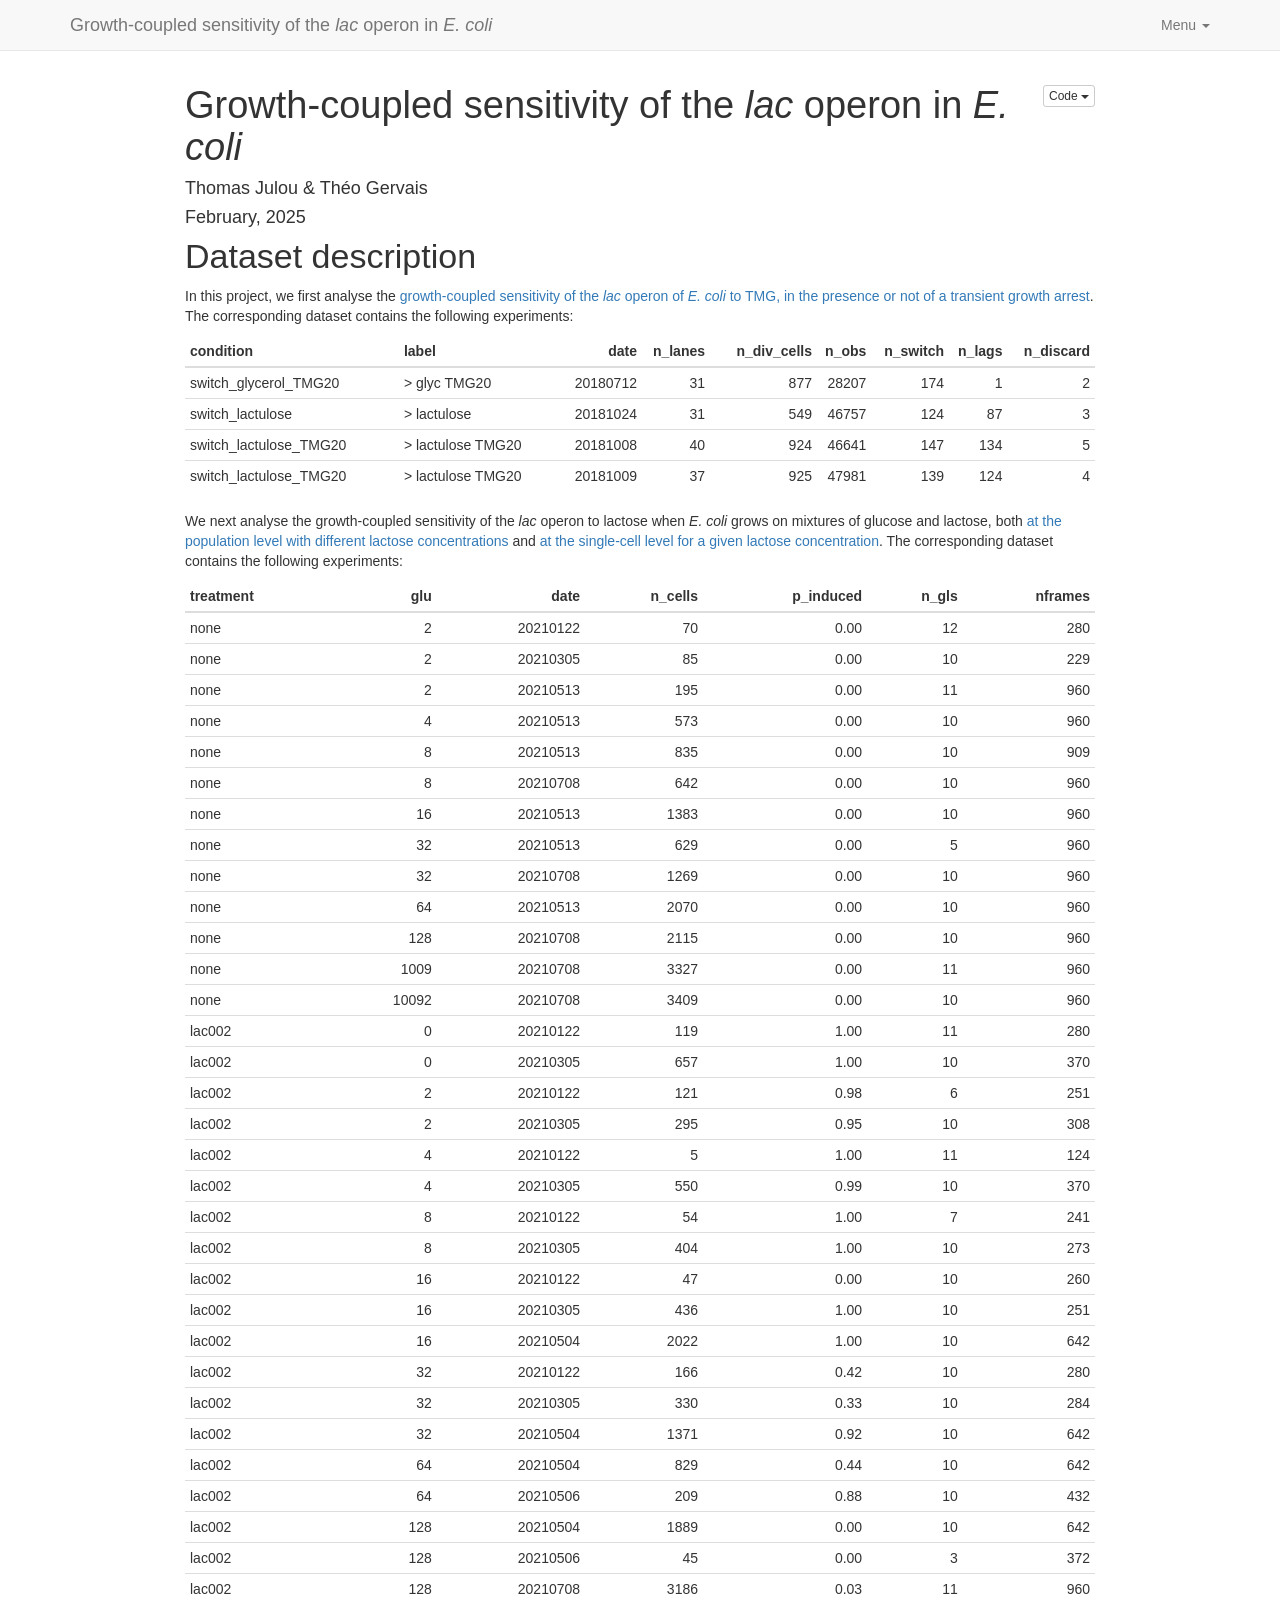
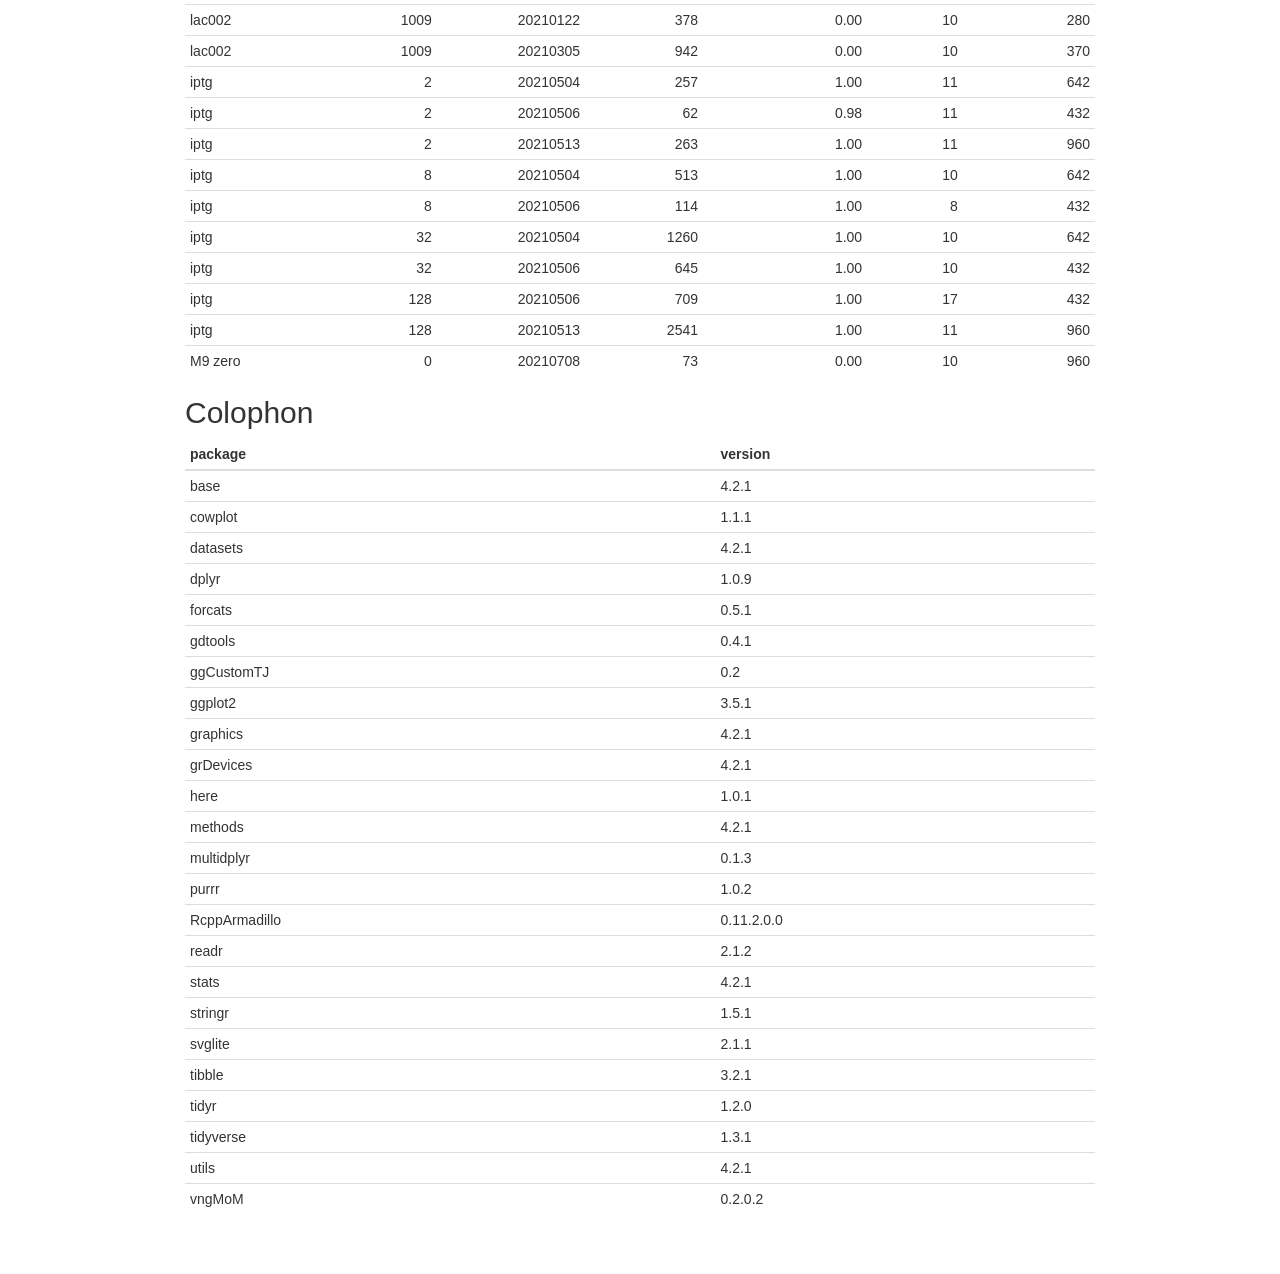
<file: docs-rename/index.html>
<!DOCTYPE html>

<html>

<head>

<meta charset="utf-8" />
<meta name="generator" content="pandoc" />
<meta http-equiv="X-UA-Compatible" content="IE=EDGE" />


<meta name="author" content="Thomas Julou &amp; Théo Gervais" />


<title>Growth-coupled sensitivity of the lac operon in E. coli</title>

<script src="site_libs/header-attrs-2.27/header-attrs.js"></script>
<script src="site_libs/jquery-3.6.0/jquery-3.6.0.min.js"></script>
<meta name="viewport" content="width=device-width, initial-scale=1" />
<link href="site_libs/bootstrap-3.3.5/css/bootstrap.min.css" rel="stylesheet" />
<script src="site_libs/bootstrap-3.3.5/js/bootstrap.min.js"></script>
<script src="site_libs/bootstrap-3.3.5/shim/html5shiv.min.js"></script>
<script src="site_libs/bootstrap-3.3.5/shim/respond.min.js"></script>
<style>h1 {font-size: 34px;}
       h1.title {font-size: 38px;}
       h2 {font-size: 30px;}
       h3 {font-size: 24px;}
       h4 {font-size: 18px;}
       h5 {font-size: 16px;}
       h6 {font-size: 12px;}
       code {color: inherit; background-color: rgba(0, 0, 0, 0.04);}
       pre:not([class]) { background-color: white }</style>
<script src="site_libs/navigation-1.1/tabsets.js"></script>
<script src="site_libs/navigation-1.1/codefolding.js"></script>
<link href="site_libs/highlightjs-9.12.0/default.css" rel="stylesheet" />
<script src="site_libs/highlightjs-9.12.0/highlight.js"></script>

<style type="text/css">
  code{white-space: pre-wrap;}
  span.smallcaps{font-variant: small-caps;}
  span.underline{text-decoration: underline;}
  div.column{display: inline-block; vertical-align: top; width: 50%;}
  div.hanging-indent{margin-left: 1.5em; text-indent: -1.5em;}
  ul.task-list{list-style: none;}
    </style>

<style type="text/css">code{white-space: pre;}</style>
<script type="text/javascript">
if (window.hljs) {
  hljs.configure({languages: []});
  hljs.initHighlightingOnLoad();
  if (document.readyState && document.readyState === "complete") {
    window.setTimeout(function() { hljs.initHighlighting(); }, 0);
  }
}
</script>









<style type = "text/css">
.main-container {
  max-width: 940px;
  margin-left: auto;
  margin-right: auto;
}
img {
  max-width:100%;
}
.tabbed-pane {
  padding-top: 12px;
}
.html-widget {
  margin-bottom: 20px;
}
button.code-folding-btn:focus {
  outline: none;
}
summary {
  display: list-item;
}
details > summary > p:only-child {
  display: inline;
}
pre code {
  padding: 0;
}
</style>


<style type="text/css">
.dropdown-submenu {
  position: relative;
}
.dropdown-submenu>.dropdown-menu {
  top: 0;
  left: 100%;
  margin-top: -6px;
  margin-left: -1px;
  border-radius: 0 6px 6px 6px;
}
.dropdown-submenu:hover>.dropdown-menu {
  display: block;
}
.dropdown-submenu>a:after {
  display: block;
  content: " ";
  float: right;
  width: 0;
  height: 0;
  border-color: transparent;
  border-style: solid;
  border-width: 5px 0 5px 5px;
  border-left-color: #cccccc;
  margin-top: 5px;
  margin-right: -10px;
}
.dropdown-submenu:hover>a:after {
  border-left-color: #adb5bd;
}
.dropdown-submenu.pull-left {
  float: none;
}
.dropdown-submenu.pull-left>.dropdown-menu {
  left: -100%;
  margin-left: 10px;
  border-radius: 6px 0 6px 6px;
}
</style>

<script type="text/javascript">
// manage active state of menu based on current page
$(document).ready(function () {
  // active menu anchor
  href = window.location.pathname
  href = href.substr(href.lastIndexOf('/') + 1)
  if (href === "")
    href = "index.html";
  var menuAnchor = $('a[href="' + href + '"]');

  // mark the anchor link active (and if it's in a dropdown, also mark that active)
  var dropdown = menuAnchor.closest('li.dropdown');
  if (window.bootstrap) { // Bootstrap 4+
    menuAnchor.addClass('active');
    dropdown.find('> .dropdown-toggle').addClass('active');
  } else { // Bootstrap 3
    menuAnchor.parent().addClass('active');
    dropdown.addClass('active');
  }

  // Navbar adjustments
  var navHeight = $(".navbar").first().height() + 15;
  var style = document.createElement('style');
  var pt = "padding-top: " + navHeight + "px; ";
  var mt = "margin-top: -" + navHeight + "px; ";
  var css = "";
  // offset scroll position for anchor links (for fixed navbar)
  for (var i = 1; i <= 6; i++) {
    css += ".section h" + i + "{ " + pt + mt + "}\n";
  }
  style.innerHTML = "body {" + pt + "padding-bottom: 40px; }\n" + css;
  document.head.appendChild(style);
});
</script>

<!-- tabsets -->

<style type="text/css">
.tabset-dropdown > .nav-tabs {
  display: inline-table;
  max-height: 500px;
  min-height: 44px;
  overflow-y: auto;
  border: 1px solid #ddd;
  border-radius: 4px;
}

.tabset-dropdown > .nav-tabs > li.active:before, .tabset-dropdown > .nav-tabs.nav-tabs-open:before {
  content: "\e259";
  font-family: 'Glyphicons Halflings';
  display: inline-block;
  padding: 10px;
  border-right: 1px solid #ddd;
}

.tabset-dropdown > .nav-tabs.nav-tabs-open > li.active:before {
  content: "\e258";
  font-family: 'Glyphicons Halflings';
  border: none;
}

.tabset-dropdown > .nav-tabs > li.active {
  display: block;
}

.tabset-dropdown > .nav-tabs > li > a,
.tabset-dropdown > .nav-tabs > li > a:focus,
.tabset-dropdown > .nav-tabs > li > a:hover {
  border: none;
  display: inline-block;
  border-radius: 4px;
  background-color: transparent;
}

.tabset-dropdown > .nav-tabs.nav-tabs-open > li {
  display: block;
  float: none;
}

.tabset-dropdown > .nav-tabs > li {
  display: none;
}
</style>

<!-- code folding -->
<style type="text/css">
.code-folding-btn { margin-bottom: 4px; }
</style>




</head>

<body>


<div class="container-fluid main-container">




<div class="navbar navbar-default  navbar-fixed-top" role="navigation">
  <div class="container">
    <div class="navbar-header">
      <button type="button" class="navbar-toggle collapsed" data-toggle="collapse" data-bs-toggle="collapse" data-target="#navbar" data-bs-target="#navbar">
        <span class="icon-bar"></span>
        <span class="icon-bar"></span>
        <span class="icon-bar"></span>
      </button>
      <a class="navbar-brand" href="index.html">Growth-coupled sensitivity of the <i>lac</i> operon in <i>E. coli</i></a>
    </div>
    <div id="navbar" class="navbar-collapse collapse">
      <ul class="nav navbar-nav">
        
      </ul>
      <ul class="nav navbar-nav navbar-right">
        <li class="dropdown">
  <a href="#" class="dropdown-toggle" data-toggle="dropdown" role="button" data-bs-toggle="dropdown" aria-expanded="false">
    Menu
     
    <span class="caret"></span>
  </a>
  <ul class="dropdown-menu" role="menu">
    <li>
      <a href="GCS_MoM_lac_Transient_Arrest.html">Induction during transient growth arrest</a>
    </li>
    <li>
      <a href="GCS_MoM_lac_SugarsMix.html">Induction in sugar mixtures: GCS at the population level</a>
    </li>
    <li>
      <a href="GCS_MoM_lac_SugarsMix_realtrace.html">Induction in sugar mixtures: GCS in individual cells</a>
    </li>
  </ul>
</li>
      </ul>
    </div><!--/.nav-collapse -->
  </div><!--/.container -->
</div><!--/.navbar -->

<div id="header">

<div class="btn-group pull-right float-right">
<button type="button" class="btn btn-default btn-xs btn-secondary btn-sm dropdown-toggle" data-toggle="dropdown" data-bs-toggle="dropdown" aria-haspopup="true" aria-expanded="false"><span>Code</span> <span class="caret"></span></button>
<ul class="dropdown-menu dropdown-menu-right" style="min-width: 50px;">
<li><a id="rmd-show-all-code" href="#">Show All Code</a></li>
<li><a id="rmd-hide-all-code" href="#">Hide All Code</a></li>
</ul>
</div>



<h1 class="title toc-ignore">Growth-coupled sensitivity of the
<em>lac</em> operon in <em>E. coli</em></h1>
<h4 class="author">Thomas Julou &amp; Théo Gervais</h4>
<h4 class="date">February, 2025</h4>

</div>


<!-- <iframe width="853" height="480" src="https://www.youtube.com/embed/2Tznm868fmc?rel=0" frameborder="0" allowfullscreen></iframe> -->
<div id="dataset-description" class="section level1">
<h1>Dataset description</h1>
<p>In this project, we first analyse the <a
href="GCS_MoM_lac_Transient_Arrest.html">growth-coupled sensitivity of
the <em>lac</em> operon of <em>E. coli</em> to TMG, in the presence or
not of a transient growth arrest</a>. The corresponding dataset contains
the following experiments:</p>
<table>
<colgroup>
<col width="22%" />
<col width="17%" />
<col width="8%" />
<col width="7%" />
<col width="11%" />
<col width="5%" />
<col width="8%" />
<col width="6%" />
<col width="9%" />
</colgroup>
<thead>
<tr class="header">
<th align="left">condition</th>
<th align="left">label</th>
<th align="right">date</th>
<th align="right">n_lanes</th>
<th align="right">n_div_cells</th>
<th align="right">n_obs</th>
<th align="right">n_switch</th>
<th align="right">n_lags</th>
<th align="right">n_discard</th>
</tr>
</thead>
<tbody>
<tr class="odd">
<td align="left">switch_glycerol_TMG20</td>
<td align="left">&gt; glyc TMG20</td>
<td align="right">20180712</td>
<td align="right">31</td>
<td align="right">877</td>
<td align="right">28207</td>
<td align="right">174</td>
<td align="right">1</td>
<td align="right">2</td>
</tr>
<tr class="even">
<td align="left">switch_lactulose</td>
<td align="left">&gt; lactulose</td>
<td align="right">20181024</td>
<td align="right">31</td>
<td align="right">549</td>
<td align="right">46757</td>
<td align="right">124</td>
<td align="right">87</td>
<td align="right">3</td>
</tr>
<tr class="odd">
<td align="left">switch_lactulose_TMG20</td>
<td align="left">&gt; lactulose TMG20</td>
<td align="right">20181008</td>
<td align="right">40</td>
<td align="right">924</td>
<td align="right">46641</td>
<td align="right">147</td>
<td align="right">134</td>
<td align="right">5</td>
</tr>
<tr class="even">
<td align="left">switch_lactulose_TMG20</td>
<td align="left">&gt; lactulose TMG20</td>
<td align="right">20181009</td>
<td align="right">37</td>
<td align="right">925</td>
<td align="right">47981</td>
<td align="right">139</td>
<td align="right">124</td>
<td align="right">4</td>
</tr>
</tbody>
</table>
<p>We next analyse the growth-coupled sensitivity of the <em>lac</em>
operon to lactose when <em>E. coli</em> grows on mixtures of glucose and
lactose, both <a href="GCS_MoM_lac_SugarsMix.html">at the population
level with different lactose concentrations</a> and <a
href="GCS_MoM_lac_SugarsMix_realtrace.html">at the single-cell level for
a given lactose concentration</a>. The corresponding dataset contains
the following experiments:</p>
<table>
<thead>
<tr class="header">
<th align="left">treatment</th>
<th align="right">glu</th>
<th align="right">date</th>
<th align="right">n_cells</th>
<th align="right">p_induced</th>
<th align="right">n_gls</th>
<th align="right">nframes</th>
</tr>
</thead>
<tbody>
<tr class="odd">
<td align="left">none</td>
<td align="right">2</td>
<td align="right">20210122</td>
<td align="right">70</td>
<td align="right">0.00</td>
<td align="right">12</td>
<td align="right">280</td>
</tr>
<tr class="even">
<td align="left">none</td>
<td align="right">2</td>
<td align="right">20210305</td>
<td align="right">85</td>
<td align="right">0.00</td>
<td align="right">10</td>
<td align="right">229</td>
</tr>
<tr class="odd">
<td align="left">none</td>
<td align="right">2</td>
<td align="right">20210513</td>
<td align="right">195</td>
<td align="right">0.00</td>
<td align="right">11</td>
<td align="right">960</td>
</tr>
<tr class="even">
<td align="left">none</td>
<td align="right">4</td>
<td align="right">20210513</td>
<td align="right">573</td>
<td align="right">0.00</td>
<td align="right">10</td>
<td align="right">960</td>
</tr>
<tr class="odd">
<td align="left">none</td>
<td align="right">8</td>
<td align="right">20210513</td>
<td align="right">835</td>
<td align="right">0.00</td>
<td align="right">10</td>
<td align="right">909</td>
</tr>
<tr class="even">
<td align="left">none</td>
<td align="right">8</td>
<td align="right">20210708</td>
<td align="right">642</td>
<td align="right">0.00</td>
<td align="right">10</td>
<td align="right">960</td>
</tr>
<tr class="odd">
<td align="left">none</td>
<td align="right">16</td>
<td align="right">20210513</td>
<td align="right">1383</td>
<td align="right">0.00</td>
<td align="right">10</td>
<td align="right">960</td>
</tr>
<tr class="even">
<td align="left">none</td>
<td align="right">32</td>
<td align="right">20210513</td>
<td align="right">629</td>
<td align="right">0.00</td>
<td align="right">5</td>
<td align="right">960</td>
</tr>
<tr class="odd">
<td align="left">none</td>
<td align="right">32</td>
<td align="right">20210708</td>
<td align="right">1269</td>
<td align="right">0.00</td>
<td align="right">10</td>
<td align="right">960</td>
</tr>
<tr class="even">
<td align="left">none</td>
<td align="right">64</td>
<td align="right">20210513</td>
<td align="right">2070</td>
<td align="right">0.00</td>
<td align="right">10</td>
<td align="right">960</td>
</tr>
<tr class="odd">
<td align="left">none</td>
<td align="right">128</td>
<td align="right">20210708</td>
<td align="right">2115</td>
<td align="right">0.00</td>
<td align="right">10</td>
<td align="right">960</td>
</tr>
<tr class="even">
<td align="left">none</td>
<td align="right">1009</td>
<td align="right">20210708</td>
<td align="right">3327</td>
<td align="right">0.00</td>
<td align="right">11</td>
<td align="right">960</td>
</tr>
<tr class="odd">
<td align="left">none</td>
<td align="right">10092</td>
<td align="right">20210708</td>
<td align="right">3409</td>
<td align="right">0.00</td>
<td align="right">10</td>
<td align="right">960</td>
</tr>
<tr class="even">
<td align="left">lac002</td>
<td align="right">0</td>
<td align="right">20210122</td>
<td align="right">119</td>
<td align="right">1.00</td>
<td align="right">11</td>
<td align="right">280</td>
</tr>
<tr class="odd">
<td align="left">lac002</td>
<td align="right">0</td>
<td align="right">20210305</td>
<td align="right">657</td>
<td align="right">1.00</td>
<td align="right">10</td>
<td align="right">370</td>
</tr>
<tr class="even">
<td align="left">lac002</td>
<td align="right">2</td>
<td align="right">20210122</td>
<td align="right">121</td>
<td align="right">0.98</td>
<td align="right">6</td>
<td align="right">251</td>
</tr>
<tr class="odd">
<td align="left">lac002</td>
<td align="right">2</td>
<td align="right">20210305</td>
<td align="right">295</td>
<td align="right">0.95</td>
<td align="right">10</td>
<td align="right">308</td>
</tr>
<tr class="even">
<td align="left">lac002</td>
<td align="right">4</td>
<td align="right">20210122</td>
<td align="right">5</td>
<td align="right">1.00</td>
<td align="right">11</td>
<td align="right">124</td>
</tr>
<tr class="odd">
<td align="left">lac002</td>
<td align="right">4</td>
<td align="right">20210305</td>
<td align="right">550</td>
<td align="right">0.99</td>
<td align="right">10</td>
<td align="right">370</td>
</tr>
<tr class="even">
<td align="left">lac002</td>
<td align="right">8</td>
<td align="right">20210122</td>
<td align="right">54</td>
<td align="right">1.00</td>
<td align="right">7</td>
<td align="right">241</td>
</tr>
<tr class="odd">
<td align="left">lac002</td>
<td align="right">8</td>
<td align="right">20210305</td>
<td align="right">404</td>
<td align="right">1.00</td>
<td align="right">10</td>
<td align="right">273</td>
</tr>
<tr class="even">
<td align="left">lac002</td>
<td align="right">16</td>
<td align="right">20210122</td>
<td align="right">47</td>
<td align="right">0.00</td>
<td align="right">10</td>
<td align="right">260</td>
</tr>
<tr class="odd">
<td align="left">lac002</td>
<td align="right">16</td>
<td align="right">20210305</td>
<td align="right">436</td>
<td align="right">1.00</td>
<td align="right">10</td>
<td align="right">251</td>
</tr>
<tr class="even">
<td align="left">lac002</td>
<td align="right">16</td>
<td align="right">20210504</td>
<td align="right">2022</td>
<td align="right">1.00</td>
<td align="right">10</td>
<td align="right">642</td>
</tr>
<tr class="odd">
<td align="left">lac002</td>
<td align="right">32</td>
<td align="right">20210122</td>
<td align="right">166</td>
<td align="right">0.42</td>
<td align="right">10</td>
<td align="right">280</td>
</tr>
<tr class="even">
<td align="left">lac002</td>
<td align="right">32</td>
<td align="right">20210305</td>
<td align="right">330</td>
<td align="right">0.33</td>
<td align="right">10</td>
<td align="right">284</td>
</tr>
<tr class="odd">
<td align="left">lac002</td>
<td align="right">32</td>
<td align="right">20210504</td>
<td align="right">1371</td>
<td align="right">0.92</td>
<td align="right">10</td>
<td align="right">642</td>
</tr>
<tr class="even">
<td align="left">lac002</td>
<td align="right">64</td>
<td align="right">20210504</td>
<td align="right">829</td>
<td align="right">0.44</td>
<td align="right">10</td>
<td align="right">642</td>
</tr>
<tr class="odd">
<td align="left">lac002</td>
<td align="right">64</td>
<td align="right">20210506</td>
<td align="right">209</td>
<td align="right">0.88</td>
<td align="right">10</td>
<td align="right">432</td>
</tr>
<tr class="even">
<td align="left">lac002</td>
<td align="right">128</td>
<td align="right">20210504</td>
<td align="right">1889</td>
<td align="right">0.00</td>
<td align="right">10</td>
<td align="right">642</td>
</tr>
<tr class="odd">
<td align="left">lac002</td>
<td align="right">128</td>
<td align="right">20210506</td>
<td align="right">45</td>
<td align="right">0.00</td>
<td align="right">3</td>
<td align="right">372</td>
</tr>
<tr class="even">
<td align="left">lac002</td>
<td align="right">128</td>
<td align="right">20210708</td>
<td align="right">3186</td>
<td align="right">0.03</td>
<td align="right">11</td>
<td align="right">960</td>
</tr>
<tr class="odd">
<td align="left">lac002</td>
<td align="right">1009</td>
<td align="right">20210122</td>
<td align="right">378</td>
<td align="right">0.00</td>
<td align="right">10</td>
<td align="right">280</td>
</tr>
<tr class="even">
<td align="left">lac002</td>
<td align="right">1009</td>
<td align="right">20210305</td>
<td align="right">942</td>
<td align="right">0.00</td>
<td align="right">10</td>
<td align="right">370</td>
</tr>
<tr class="odd">
<td align="left">iptg</td>
<td align="right">2</td>
<td align="right">20210504</td>
<td align="right">257</td>
<td align="right">1.00</td>
<td align="right">11</td>
<td align="right">642</td>
</tr>
<tr class="even">
<td align="left">iptg</td>
<td align="right">2</td>
<td align="right">20210506</td>
<td align="right">62</td>
<td align="right">0.98</td>
<td align="right">11</td>
<td align="right">432</td>
</tr>
<tr class="odd">
<td align="left">iptg</td>
<td align="right">2</td>
<td align="right">20210513</td>
<td align="right">263</td>
<td align="right">1.00</td>
<td align="right">11</td>
<td align="right">960</td>
</tr>
<tr class="even">
<td align="left">iptg</td>
<td align="right">8</td>
<td align="right">20210504</td>
<td align="right">513</td>
<td align="right">1.00</td>
<td align="right">10</td>
<td align="right">642</td>
</tr>
<tr class="odd">
<td align="left">iptg</td>
<td align="right">8</td>
<td align="right">20210506</td>
<td align="right">114</td>
<td align="right">1.00</td>
<td align="right">8</td>
<td align="right">432</td>
</tr>
<tr class="even">
<td align="left">iptg</td>
<td align="right">32</td>
<td align="right">20210504</td>
<td align="right">1260</td>
<td align="right">1.00</td>
<td align="right">10</td>
<td align="right">642</td>
</tr>
<tr class="odd">
<td align="left">iptg</td>
<td align="right">32</td>
<td align="right">20210506</td>
<td align="right">645</td>
<td align="right">1.00</td>
<td align="right">10</td>
<td align="right">432</td>
</tr>
<tr class="even">
<td align="left">iptg</td>
<td align="right">128</td>
<td align="right">20210506</td>
<td align="right">709</td>
<td align="right">1.00</td>
<td align="right">17</td>
<td align="right">432</td>
</tr>
<tr class="odd">
<td align="left">iptg</td>
<td align="right">128</td>
<td align="right">20210513</td>
<td align="right">2541</td>
<td align="right">1.00</td>
<td align="right">11</td>
<td align="right">960</td>
</tr>
<tr class="even">
<td align="left">M9 zero</td>
<td align="right">0</td>
<td align="right">20210708</td>
<td align="right">73</td>
<td align="right">0.00</td>
<td align="right">10</td>
<td align="right">960</td>
</tr>
</tbody>
</table>
<div id="colophon" class="section level2">
<h2>Colophon</h2>
<table>
<thead>
<tr class="header">
<th align="left">package</th>
<th align="left">version</th>
</tr>
</thead>
<tbody>
<tr class="odd">
<td align="left">base</td>
<td align="left">4.2.1</td>
</tr>
<tr class="even">
<td align="left">cowplot</td>
<td align="left">1.1.1</td>
</tr>
<tr class="odd">
<td align="left">datasets</td>
<td align="left">4.2.1</td>
</tr>
<tr class="even">
<td align="left">dplyr</td>
<td align="left">1.0.9</td>
</tr>
<tr class="odd">
<td align="left">forcats</td>
<td align="left">0.5.1</td>
</tr>
<tr class="even">
<td align="left">gdtools</td>
<td align="left">0.4.1</td>
</tr>
<tr class="odd">
<td align="left">ggCustomTJ</td>
<td align="left">0.2</td>
</tr>
<tr class="even">
<td align="left">ggplot2</td>
<td align="left">3.5.1</td>
</tr>
<tr class="odd">
<td align="left">graphics</td>
<td align="left">4.2.1</td>
</tr>
<tr class="even">
<td align="left">grDevices</td>
<td align="left">4.2.1</td>
</tr>
<tr class="odd">
<td align="left">here</td>
<td align="left">1.0.1</td>
</tr>
<tr class="even">
<td align="left">methods</td>
<td align="left">4.2.1</td>
</tr>
<tr class="odd">
<td align="left">multidplyr</td>
<td align="left">0.1.3</td>
</tr>
<tr class="even">
<td align="left">purrr</td>
<td align="left">1.0.2</td>
</tr>
<tr class="odd">
<td align="left">RcppArmadillo</td>
<td align="left">0.11.2.0.0</td>
</tr>
<tr class="even">
<td align="left">readr</td>
<td align="left">2.1.2</td>
</tr>
<tr class="odd">
<td align="left">stats</td>
<td align="left">4.2.1</td>
</tr>
<tr class="even">
<td align="left">stringr</td>
<td align="left">1.5.1</td>
</tr>
<tr class="odd">
<td align="left">svglite</td>
<td align="left">2.1.1</td>
</tr>
<tr class="even">
<td align="left">tibble</td>
<td align="left">3.2.1</td>
</tr>
<tr class="odd">
<td align="left">tidyr</td>
<td align="left">1.2.0</td>
</tr>
<tr class="even">
<td align="left">tidyverse</td>
<td align="left">1.3.1</td>
</tr>
<tr class="odd">
<td align="left">utils</td>
<td align="left">4.2.1</td>
</tr>
<tr class="even">
<td align="left">vngMoM</td>
<td align="left">0.2.0.2</td>
</tr>
</tbody>
</table>
</div>
</div>




</div>

<script>

// add bootstrap table styles to pandoc tables
function bootstrapStylePandocTables() {
  $('tr.odd').parent('tbody').parent('table').addClass('table table-condensed');
}
$(document).ready(function () {
  bootstrapStylePandocTables();
});


</script>

<!-- tabsets -->

<script>
$(document).ready(function () {
  window.buildTabsets("TOC");
});

$(document).ready(function () {
  $('.tabset-dropdown > .nav-tabs > li').click(function () {
    $(this).parent().toggleClass('nav-tabs-open');
  });
});
</script>

<!-- code folding -->
<script>
$(document).ready(function () {
  window.initializeCodeFolding("hide" === "show");
});
</script>


<!-- dynamically load mathjax for compatibility with self-contained -->
<script>
  (function () {
    var script = document.createElement("script");
    script.type = "text/javascript";
    script.src  = "https://mathjax.rstudio.com/latest/MathJax.js?config=TeX-AMS-MML_HTMLorMML";
    document.getElementsByTagName("head")[0].appendChild(script);
  })();
</script>

</body>
</html>
</file>
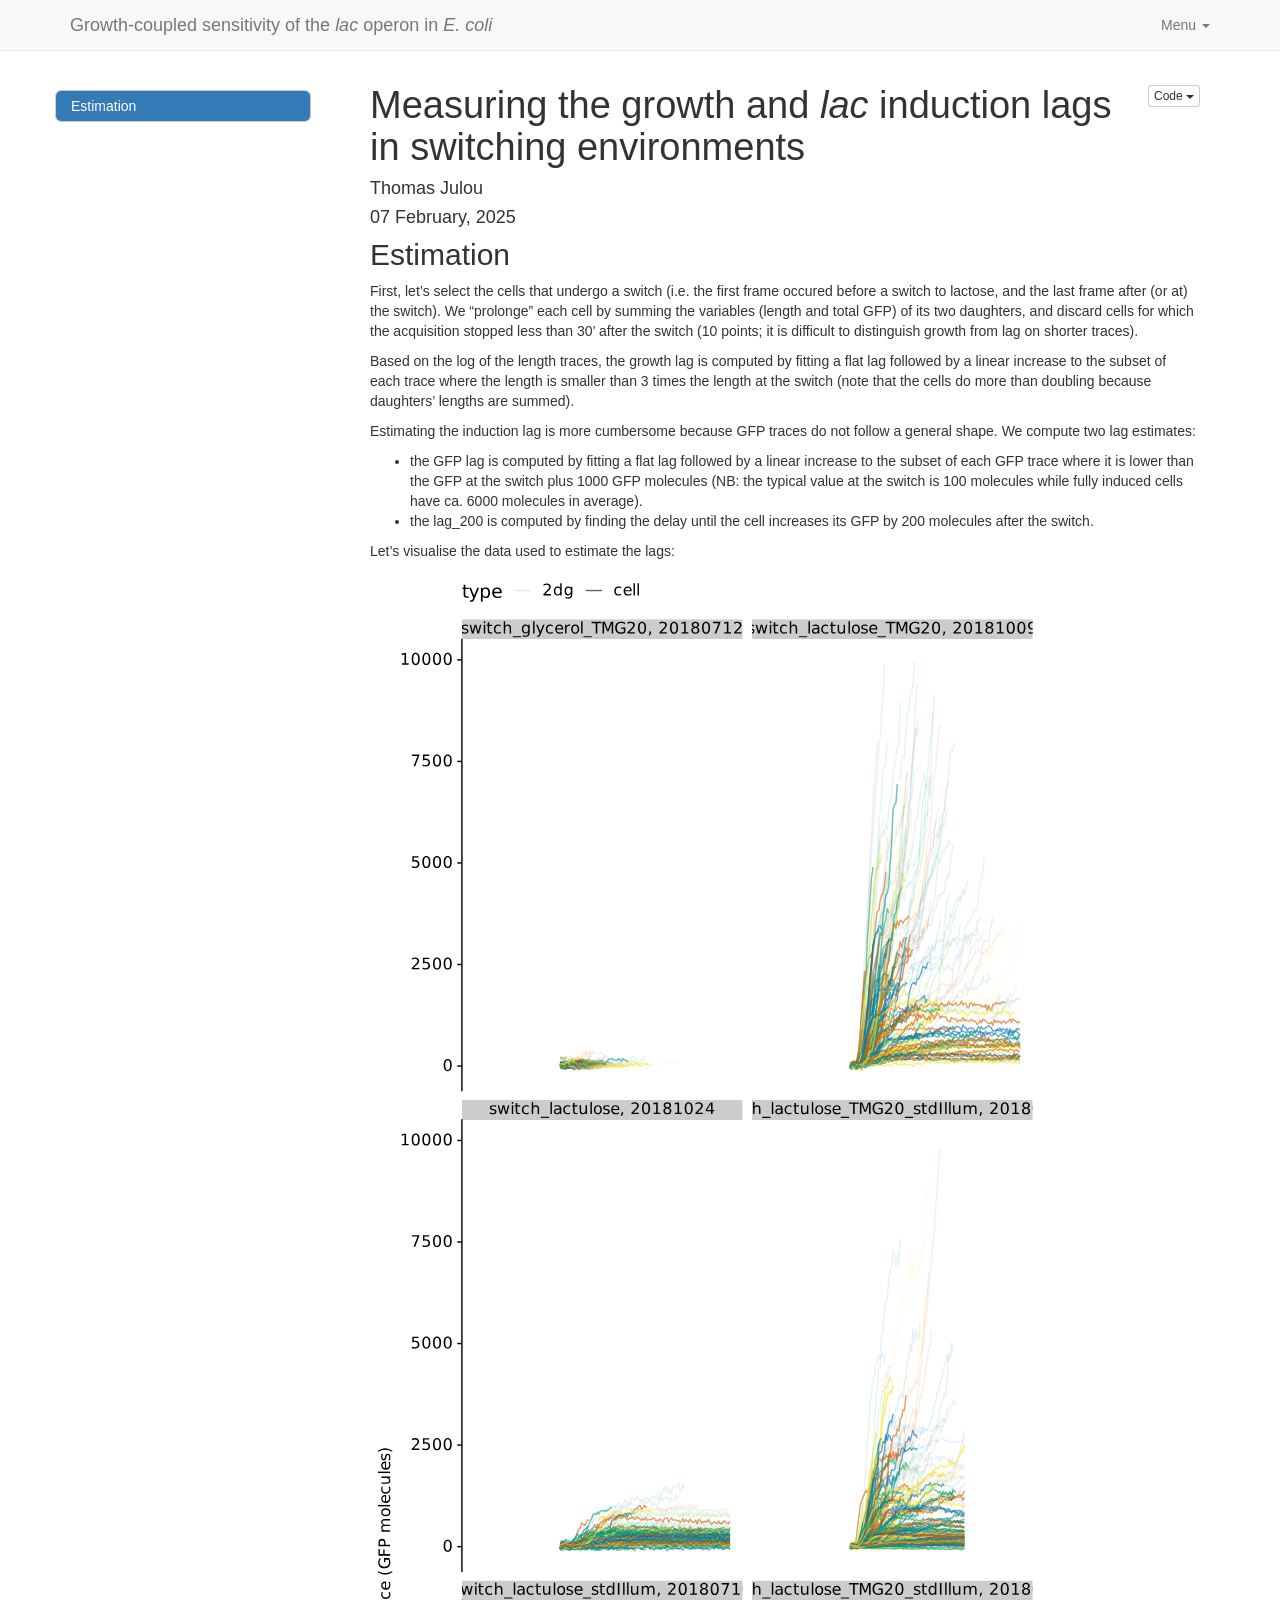
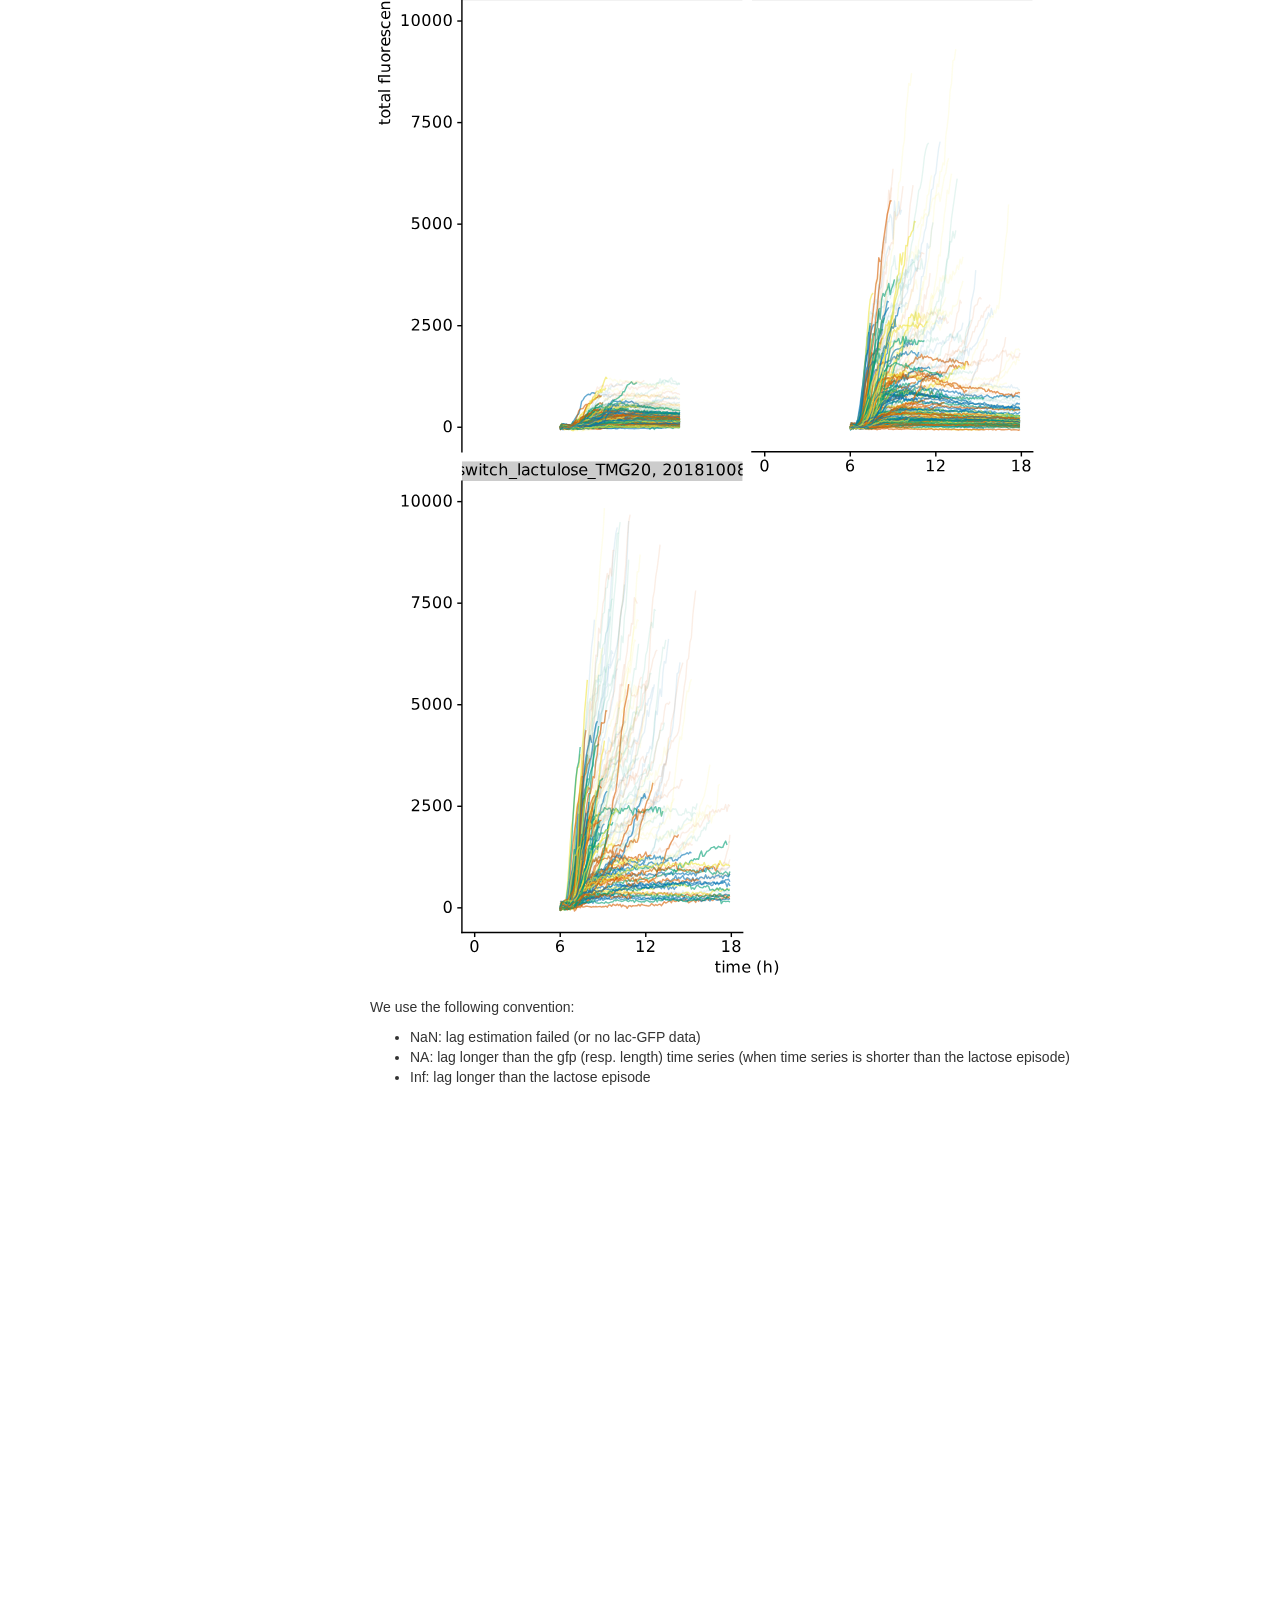
<file: docs-rename/GCS_MoM_lac_Lags_Estimation.html>
<!DOCTYPE html>

<html>

<head>

<meta charset="utf-8" />
<meta name="generator" content="pandoc" />
<meta http-equiv="X-UA-Compatible" content="IE=EDGE" />


<meta name="author" content="Thomas Julou" />


<title>Measuring the growth and lac induction lags in switching environments</title>

<script src="site_libs/header-attrs-2.27/header-attrs.js"></script>
<script src="site_libs/jquery-3.6.0/jquery-3.6.0.min.js"></script>
<meta name="viewport" content="width=device-width, initial-scale=1" />
<link href="site_libs/bootstrap-3.3.5/css/bootstrap.min.css" rel="stylesheet" />
<script src="site_libs/bootstrap-3.3.5/js/bootstrap.min.js"></script>
<script src="site_libs/bootstrap-3.3.5/shim/html5shiv.min.js"></script>
<script src="site_libs/bootstrap-3.3.5/shim/respond.min.js"></script>
<style>h1 {font-size: 34px;}
       h1.title {font-size: 38px;}
       h2 {font-size: 30px;}
       h3 {font-size: 24px;}
       h4 {font-size: 18px;}
       h5 {font-size: 16px;}
       h6 {font-size: 12px;}
       code {color: inherit; background-color: rgba(0, 0, 0, 0.04);}
       pre:not([class]) { background-color: white }</style>
<script src="site_libs/jqueryui-1.13.2/jquery-ui.min.js"></script>
<link href="site_libs/tocify-1.9.1/jquery.tocify.css" rel="stylesheet" />
<script src="site_libs/tocify-1.9.1/jquery.tocify.js"></script>
<script src="site_libs/navigation-1.1/tabsets.js"></script>
<script src="site_libs/navigation-1.1/codefolding.js"></script>
<link href="site_libs/highlightjs-9.12.0/default.css" rel="stylesheet" />
<script src="site_libs/highlightjs-9.12.0/highlight.js"></script>

<style type="text/css">
  code{white-space: pre-wrap;}
  span.smallcaps{font-variant: small-caps;}
  span.underline{text-decoration: underline;}
  div.column{display: inline-block; vertical-align: top; width: 50%;}
  div.hanging-indent{margin-left: 1.5em; text-indent: -1.5em;}
  ul.task-list{list-style: none;}
    </style>

<style type="text/css">code{white-space: pre;}</style>
<script type="text/javascript">
if (window.hljs) {
  hljs.configure({languages: []});
  hljs.initHighlightingOnLoad();
  if (document.readyState && document.readyState === "complete") {
    window.setTimeout(function() { hljs.initHighlighting(); }, 0);
  }
}
</script>









<style type = "text/css">
.main-container {
  max-width: 940px;
  margin-left: auto;
  margin-right: auto;
}
img {
  max-width:100%;
}
.tabbed-pane {
  padding-top: 12px;
}
.html-widget {
  margin-bottom: 20px;
}
button.code-folding-btn:focus {
  outline: none;
}
summary {
  display: list-item;
}
details > summary > p:only-child {
  display: inline;
}
pre code {
  padding: 0;
}
</style>


<style type="text/css">
.dropdown-submenu {
  position: relative;
}
.dropdown-submenu>.dropdown-menu {
  top: 0;
  left: 100%;
  margin-top: -6px;
  margin-left: -1px;
  border-radius: 0 6px 6px 6px;
}
.dropdown-submenu:hover>.dropdown-menu {
  display: block;
}
.dropdown-submenu>a:after {
  display: block;
  content: " ";
  float: right;
  width: 0;
  height: 0;
  border-color: transparent;
  border-style: solid;
  border-width: 5px 0 5px 5px;
  border-left-color: #cccccc;
  margin-top: 5px;
  margin-right: -10px;
}
.dropdown-submenu:hover>a:after {
  border-left-color: #adb5bd;
}
.dropdown-submenu.pull-left {
  float: none;
}
.dropdown-submenu.pull-left>.dropdown-menu {
  left: -100%;
  margin-left: 10px;
  border-radius: 6px 0 6px 6px;
}
</style>

<script type="text/javascript">
// manage active state of menu based on current page
$(document).ready(function () {
  // active menu anchor
  href = window.location.pathname
  href = href.substr(href.lastIndexOf('/') + 1)
  if (href === "")
    href = "index.html";
  var menuAnchor = $('a[href="' + href + '"]');

  // mark the anchor link active (and if it's in a dropdown, also mark that active)
  var dropdown = menuAnchor.closest('li.dropdown');
  if (window.bootstrap) { // Bootstrap 4+
    menuAnchor.addClass('active');
    dropdown.find('> .dropdown-toggle').addClass('active');
  } else { // Bootstrap 3
    menuAnchor.parent().addClass('active');
    dropdown.addClass('active');
  }

  // Navbar adjustments
  var navHeight = $(".navbar").first().height() + 15;
  var style = document.createElement('style');
  var pt = "padding-top: " + navHeight + "px; ";
  var mt = "margin-top: -" + navHeight + "px; ";
  var css = "";
  // offset scroll position for anchor links (for fixed navbar)
  for (var i = 1; i <= 6; i++) {
    css += ".section h" + i + "{ " + pt + mt + "}\n";
  }
  style.innerHTML = "body {" + pt + "padding-bottom: 40px; }\n" + css;
  document.head.appendChild(style);
});
</script>

<!-- tabsets -->

<style type="text/css">
.tabset-dropdown > .nav-tabs {
  display: inline-table;
  max-height: 500px;
  min-height: 44px;
  overflow-y: auto;
  border: 1px solid #ddd;
  border-radius: 4px;
}

.tabset-dropdown > .nav-tabs > li.active:before, .tabset-dropdown > .nav-tabs.nav-tabs-open:before {
  content: "\e259";
  font-family: 'Glyphicons Halflings';
  display: inline-block;
  padding: 10px;
  border-right: 1px solid #ddd;
}

.tabset-dropdown > .nav-tabs.nav-tabs-open > li.active:before {
  content: "\e258";
  font-family: 'Glyphicons Halflings';
  border: none;
}

.tabset-dropdown > .nav-tabs > li.active {
  display: block;
}

.tabset-dropdown > .nav-tabs > li > a,
.tabset-dropdown > .nav-tabs > li > a:focus,
.tabset-dropdown > .nav-tabs > li > a:hover {
  border: none;
  display: inline-block;
  border-radius: 4px;
  background-color: transparent;
}

.tabset-dropdown > .nav-tabs.nav-tabs-open > li {
  display: block;
  float: none;
}

.tabset-dropdown > .nav-tabs > li {
  display: none;
}
</style>

<!-- code folding -->
<style type="text/css">
.code-folding-btn { margin-bottom: 4px; }
</style>



<style type="text/css">

#TOC {
  margin: 25px 0px 20px 0px;
}
@media (max-width: 768px) {
#TOC {
  position: relative;
  width: 100%;
}
}

@media print {
.toc-content {
  /* see https://github.com/w3c/csswg-drafts/issues/4434 */
  float: right;
}
}

.toc-content {
  padding-left: 30px;
  padding-right: 40px;
}

div.main-container {
  max-width: 1200px;
}

div.tocify {
  width: 20%;
  max-width: 260px;
  max-height: 85%;
}

@media (min-width: 768px) and (max-width: 991px) {
  div.tocify {
    width: 25%;
  }
}

@media (max-width: 767px) {
  div.tocify {
    width: 100%;
    max-width: none;
  }
}

.tocify ul, .tocify li {
  line-height: 20px;
}

.tocify-subheader .tocify-item {
  font-size: 0.90em;
}

.tocify .list-group-item {
  border-radius: 0px;
}


</style>



</head>

<body>


<div class="container-fluid main-container">


<!-- setup 3col/9col grid for toc_float and main content  -->
<div class="row">
<div class="col-xs-12 col-sm-4 col-md-3">
<div id="TOC" class="tocify">
</div>
</div>

<div class="toc-content col-xs-12 col-sm-8 col-md-9">




<div class="navbar navbar-default  navbar-fixed-top" role="navigation">
  <div class="container">
    <div class="navbar-header">
      <button type="button" class="navbar-toggle collapsed" data-toggle="collapse" data-bs-toggle="collapse" data-target="#navbar" data-bs-target="#navbar">
        <span class="icon-bar"></span>
        <span class="icon-bar"></span>
        <span class="icon-bar"></span>
      </button>
      <a class="navbar-brand" href="index.html">Growth-coupled sensitivity of the <i>lac</i> operon in <i>E. coli</i></a>
    </div>
    <div id="navbar" class="navbar-collapse collapse">
      <ul class="nav navbar-nav">
        
      </ul>
      <ul class="nav navbar-nav navbar-right">
        <li class="dropdown">
  <a href="#" class="dropdown-toggle" data-toggle="dropdown" role="button" data-bs-toggle="dropdown" aria-expanded="false">
    Menu
     
    <span class="caret"></span>
  </a>
  <ul class="dropdown-menu" role="menu">
    <li>
      <a href="GCS_MoM_lac_Transient_Arrest.html">Induction during transient growth arrest</a>
    </li>
    <li>
      <a href="GCS_MoM_lac_SugarsMix.html">Induction in sugar mixtures: GCS at the population level</a>
    </li>
    <li>
      <a href="GCS_MoM_lac_SugarsMix_realtrace.html">Induction in sugar mixtures: GCS in individual cells</a>
    </li>
  </ul>
</li>
      </ul>
    </div><!--/.nav-collapse -->
  </div><!--/.container -->
</div><!--/.navbar -->

<div id="header">

<div class="btn-group pull-right float-right">
<button type="button" class="btn btn-default btn-xs btn-secondary btn-sm dropdown-toggle" data-toggle="dropdown" data-bs-toggle="dropdown" aria-haspopup="true" aria-expanded="false"><span>Code</span> <span class="caret"></span></button>
<ul class="dropdown-menu dropdown-menu-right" style="min-width: 50px;">
<li><a id="rmd-show-all-code" href="#">Show All Code</a></li>
<li><a id="rmd-hide-all-code" href="#">Hide All Code</a></li>
</ul>
</div>



<h1 class="title toc-ignore">Measuring the growth and <em>lac</em>
induction lags in switching environments</h1>
<h4 class="author">Thomas Julou</h4>
<h4 class="date">07 February, 2025</h4>

</div>


<div id="estimation" class="section level2">
<h2>Estimation</h2>
<p>First, let’s select the cells that undergo a switch (i.e. the first
frame occured before a switch to lactose, and the last frame after (or
at) the switch). We “prolonge” each cell by summing the variables
(length and total GFP) of its two daughters, and discard cells for which
the acquisition stopped less than 30’ after the switch (10 points; it is
difficult to distinguish growth from lag on shorter traces).</p>
<p>Based on the log of the length traces, the growth lag is computed by
fitting a flat lag followed by a linear increase to the subset of each
trace where the length is smaller than 3 times the length at the switch
(note that the cells do more than doubling because daughters’ lengths
are summed).</p>
<p>Estimating the induction lag is more cumbersome because GFP traces do
not follow a general shape. We compute two lag estimates:</p>
<ul>
<li>the GFP lag is computed by fitting a flat lag followed by a linear
increase to the subset of each GFP trace where it is lower than the GFP
at the switch plus 1000 GFP molecules (NB: the typical value at the
switch is 100 molecules while fully induced cells have ca. 6000
molecules in average).</li>
<li>the lag_200 is computed by finding the delay until the cell
increases its GFP by 200 molecules after the switch.
<!-- If the GFP becomes lower than this value after this delay, then lag\_200 is undefined. --></li>
</ul>
<p>Let’s visualise the data used to estimate the lags:</p>
<p><img src="GCS_MoM_lac_Lags_Estimation_files/figure-html/unnamed-chunk-1-1.svg" width="672" /></p>
<p>We use the following convention:</p>
<ul>
<li>NaN: lag estimation failed (or no lac-GFP data)</li>
<li>NA: lag longer than the gfp (resp. length) time series (when time
series is shorter than the lactose episode)</li>
<li>Inf: lag longer than the lactose episode</li>
</ul>
</div>



</div>
</div>

</div>

<script>

// add bootstrap table styles to pandoc tables
function bootstrapStylePandocTables() {
  $('tr.odd').parent('tbody').parent('table').addClass('table table-condensed');
}
$(document).ready(function () {
  bootstrapStylePandocTables();
});


</script>

<!-- tabsets -->

<script>
$(document).ready(function () {
  window.buildTabsets("TOC");
});

$(document).ready(function () {
  $('.tabset-dropdown > .nav-tabs > li').click(function () {
    $(this).parent().toggleClass('nav-tabs-open');
  });
});
</script>

<!-- code folding -->
<script>
$(document).ready(function () {
  window.initializeCodeFolding("hide" === "show");
});
</script>

<script>
$(document).ready(function ()  {

    // temporarily add toc-ignore selector to headers for the consistency with Pandoc
    $('.unlisted.unnumbered').addClass('toc-ignore')

    // move toc-ignore selectors from section div to header
    $('div.section.toc-ignore')
        .removeClass('toc-ignore')
        .children('h1,h2,h3,h4,h5').addClass('toc-ignore');

    // establish options
    var options = {
      selectors: "h1,h2,h3",
      theme: "bootstrap3",
      context: '.toc-content',
      hashGenerator: function (text) {
        return text.replace(/[.\\/?&!#<>]/g, '').replace(/\s/g, '_');
      },
      ignoreSelector: ".toc-ignore",
      scrollTo: 0
    };
    options.showAndHide = true;
    options.smoothScroll = true;

    // tocify
    var toc = $("#TOC").tocify(options).data("toc-tocify");
});
</script>

<!-- dynamically load mathjax for compatibility with self-contained -->
<script>
  (function () {
    var script = document.createElement("script");
    script.type = "text/javascript";
    script.src  = "https://mathjax.rstudio.com/latest/MathJax.js?config=TeX-AMS-MML_HTMLorMML";
    document.getElementsByTagName("head")[0].appendChild(script);
  })();
</script>

</body>
</html>
</file>
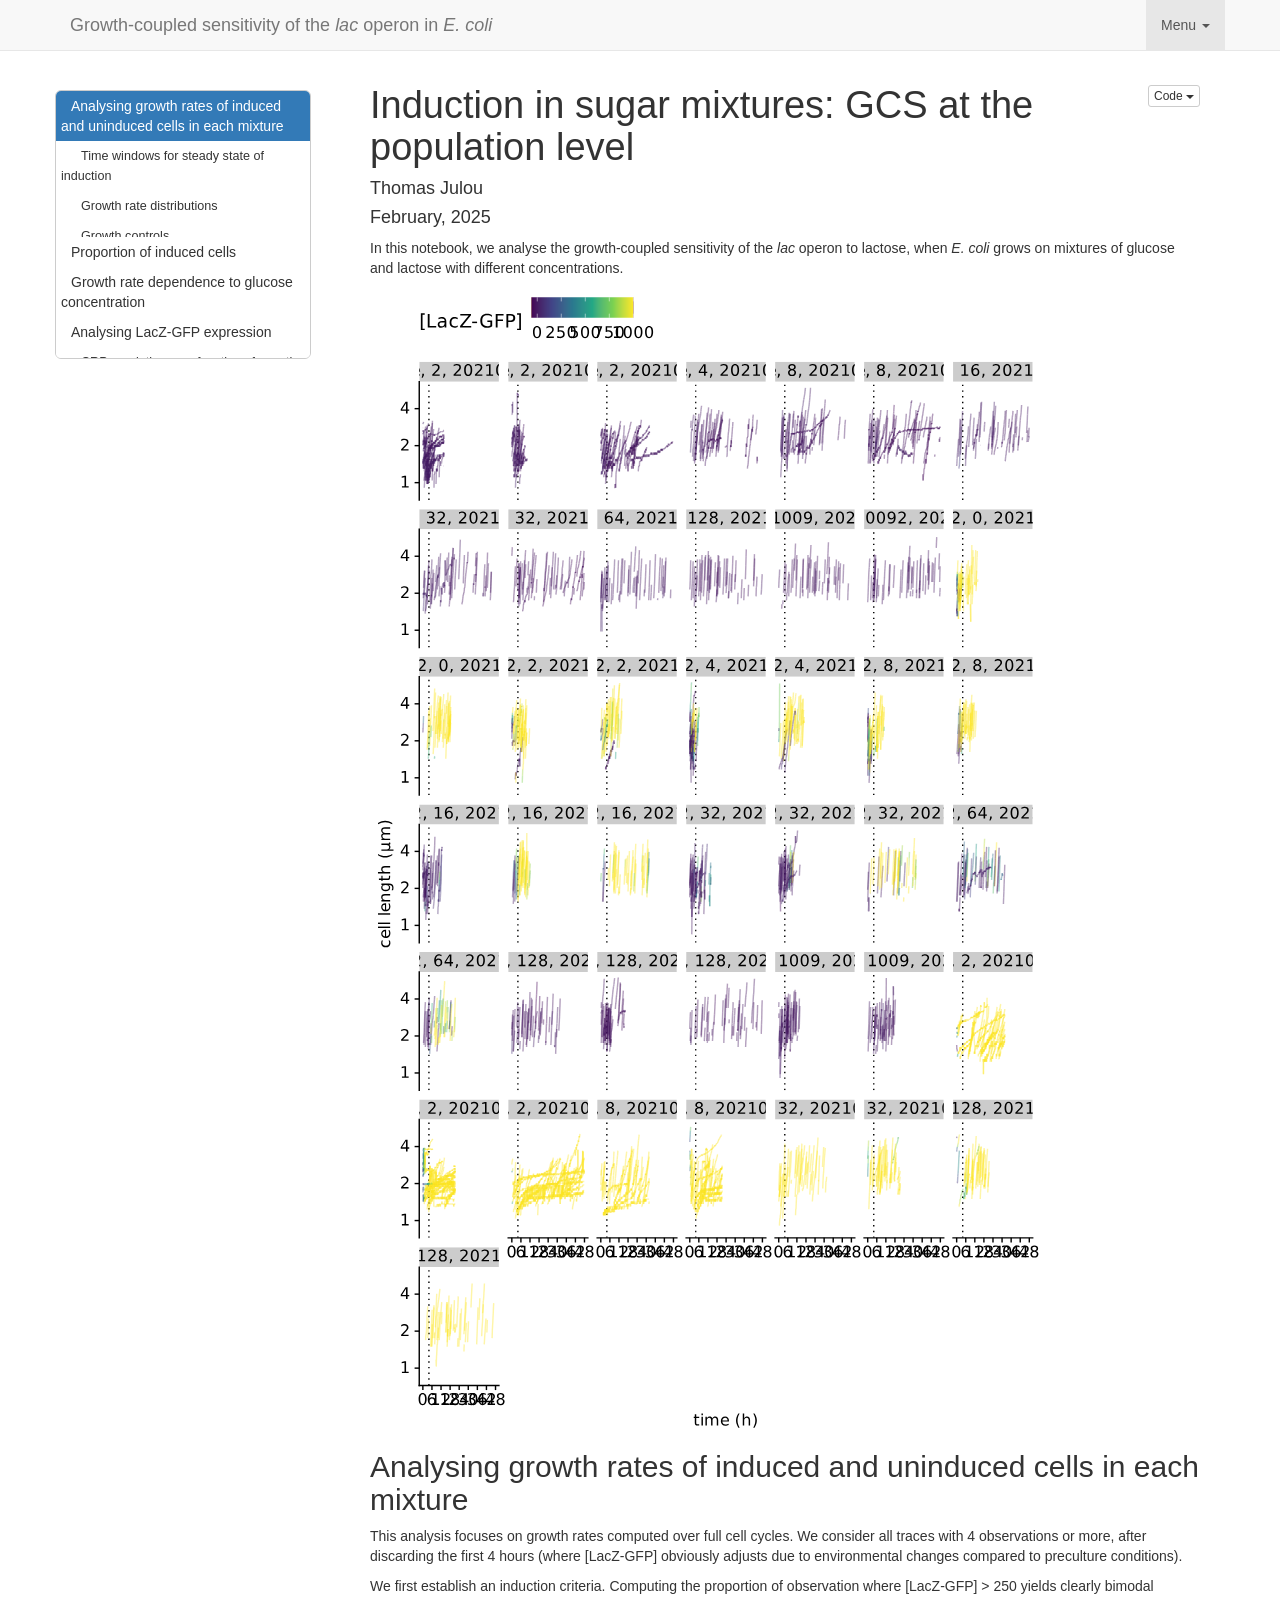
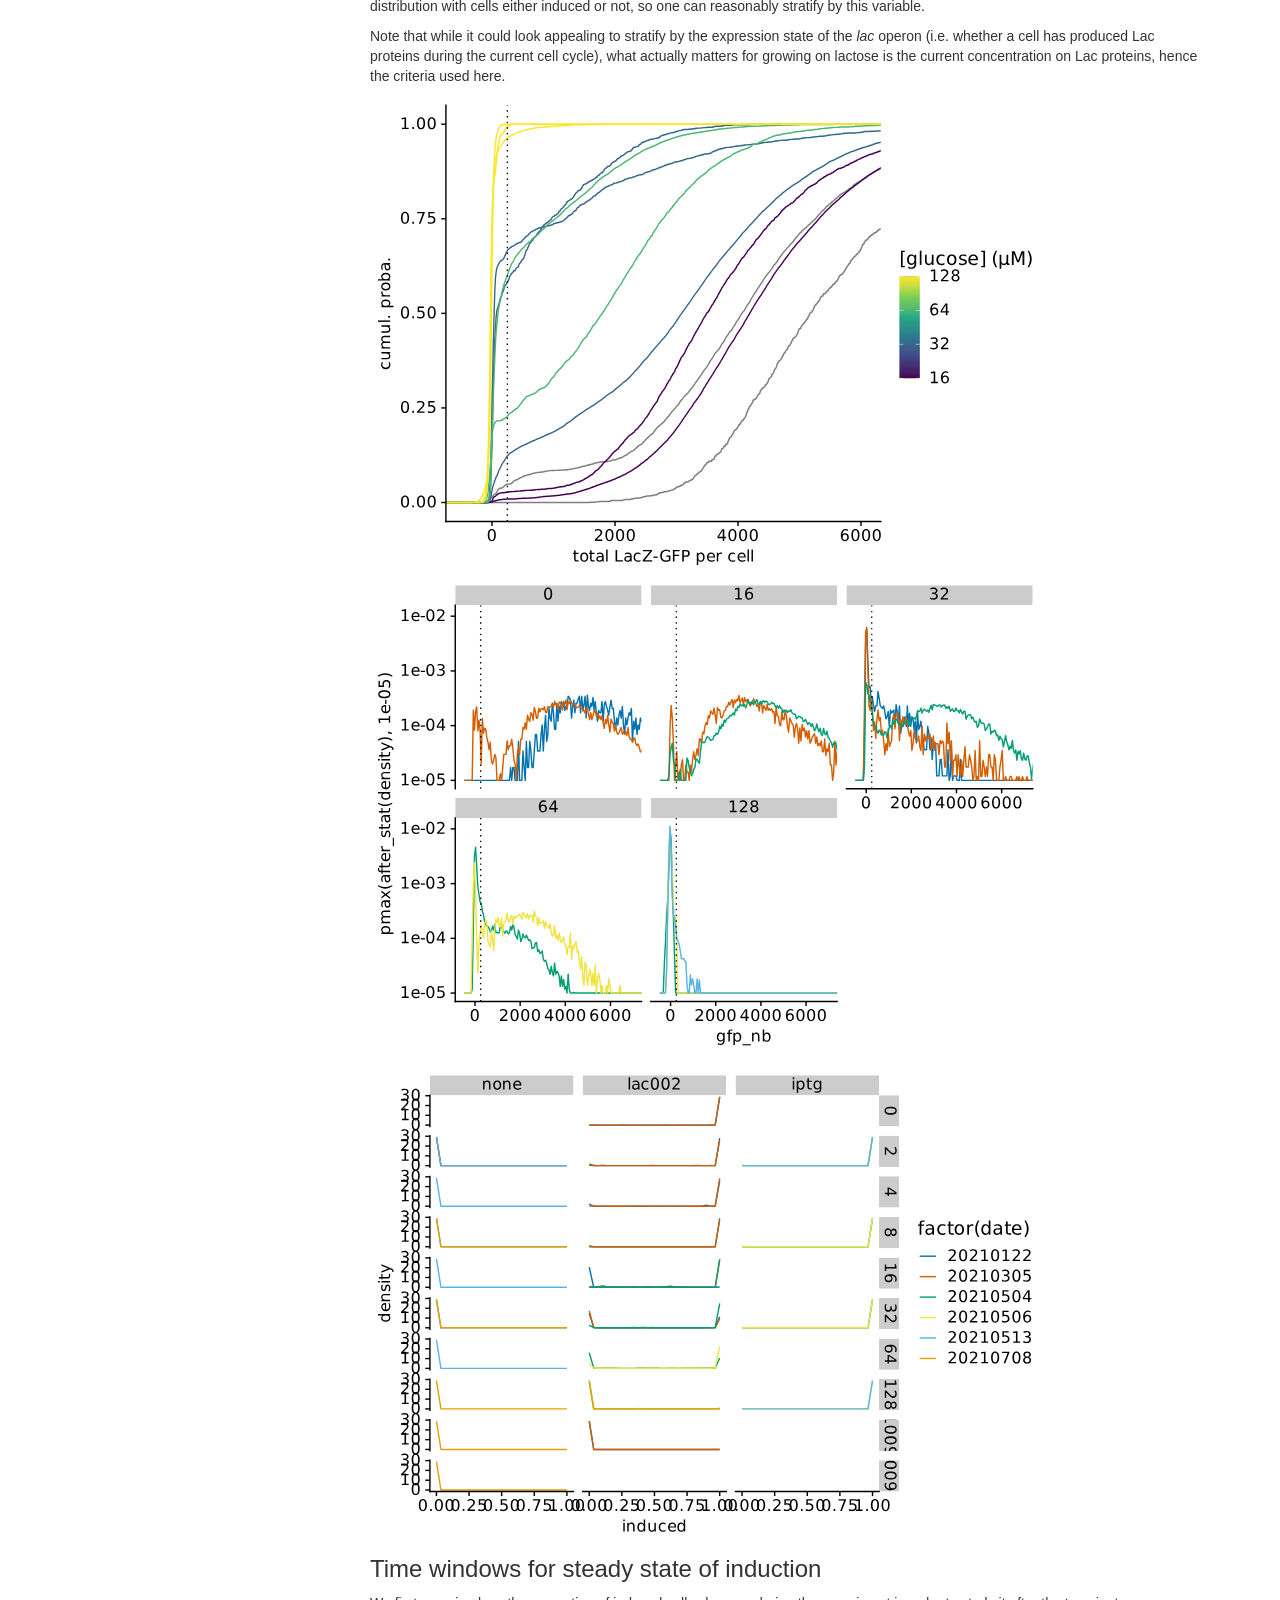
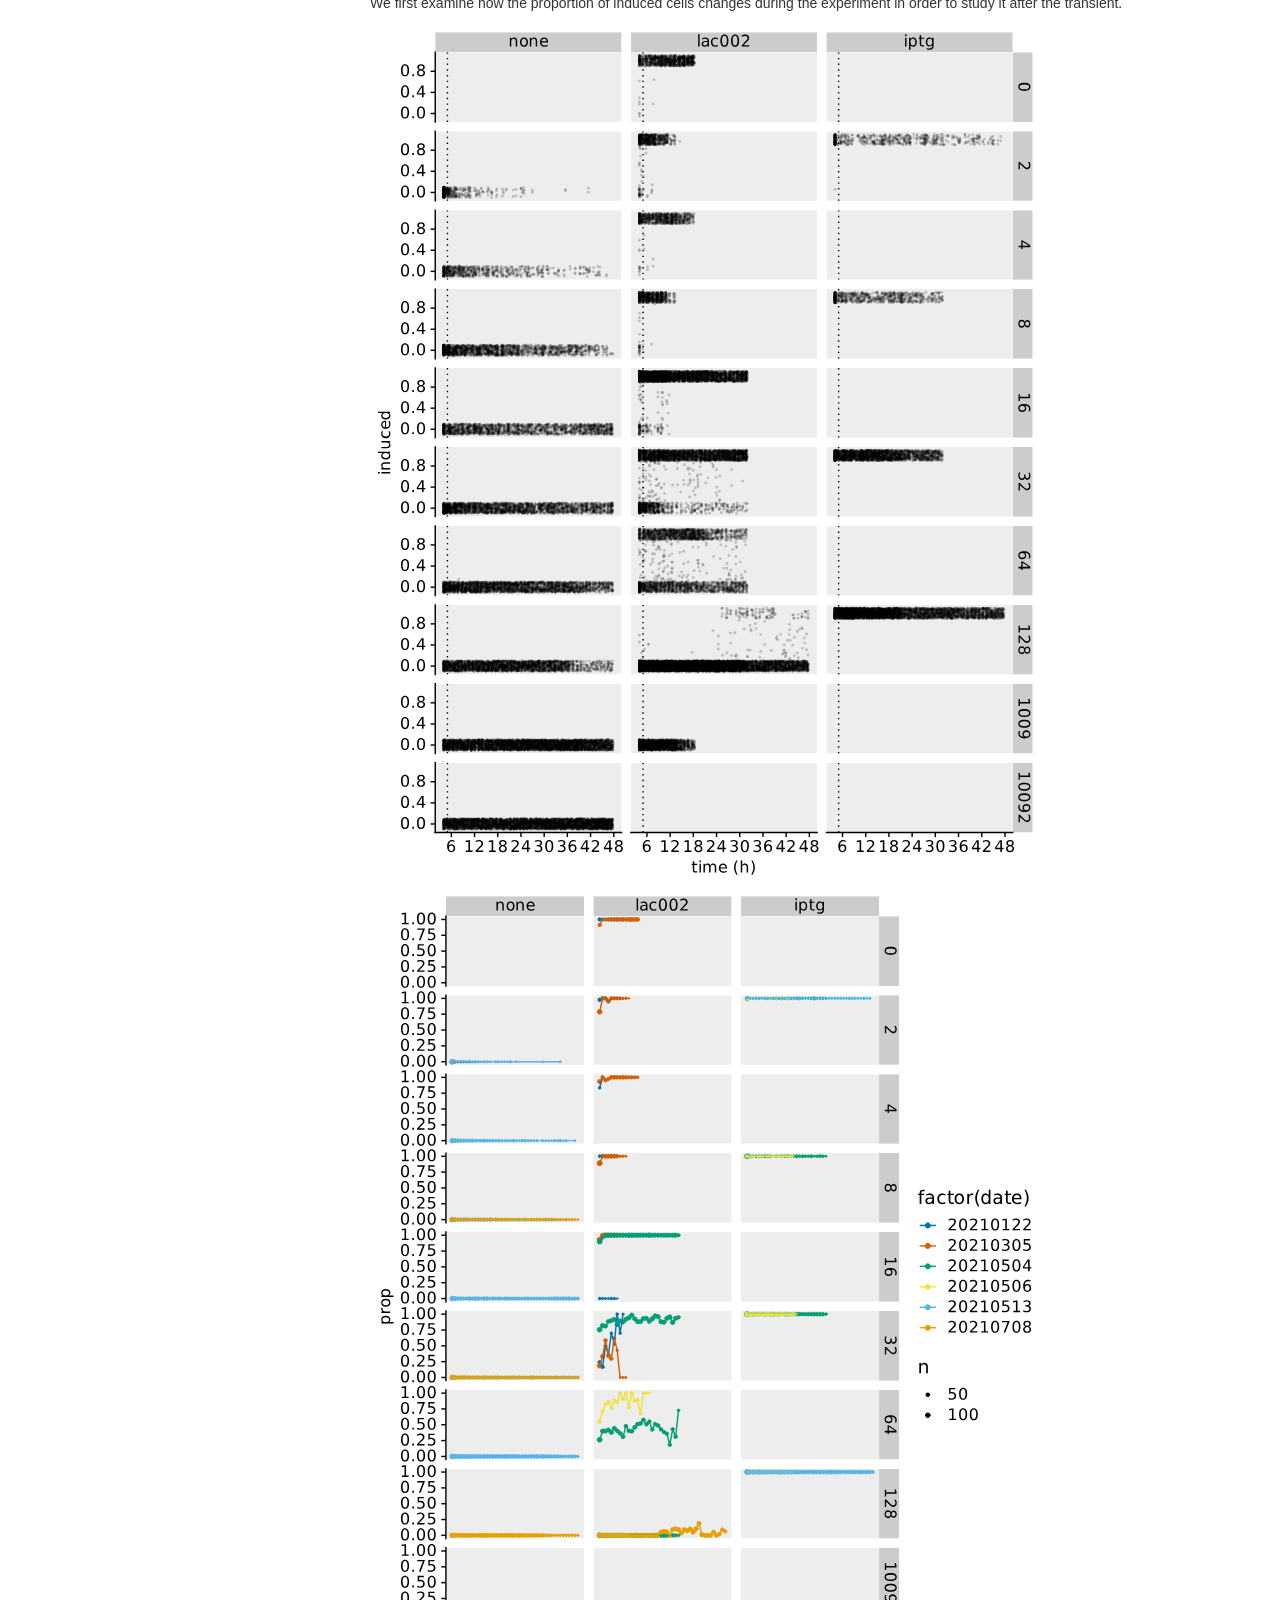
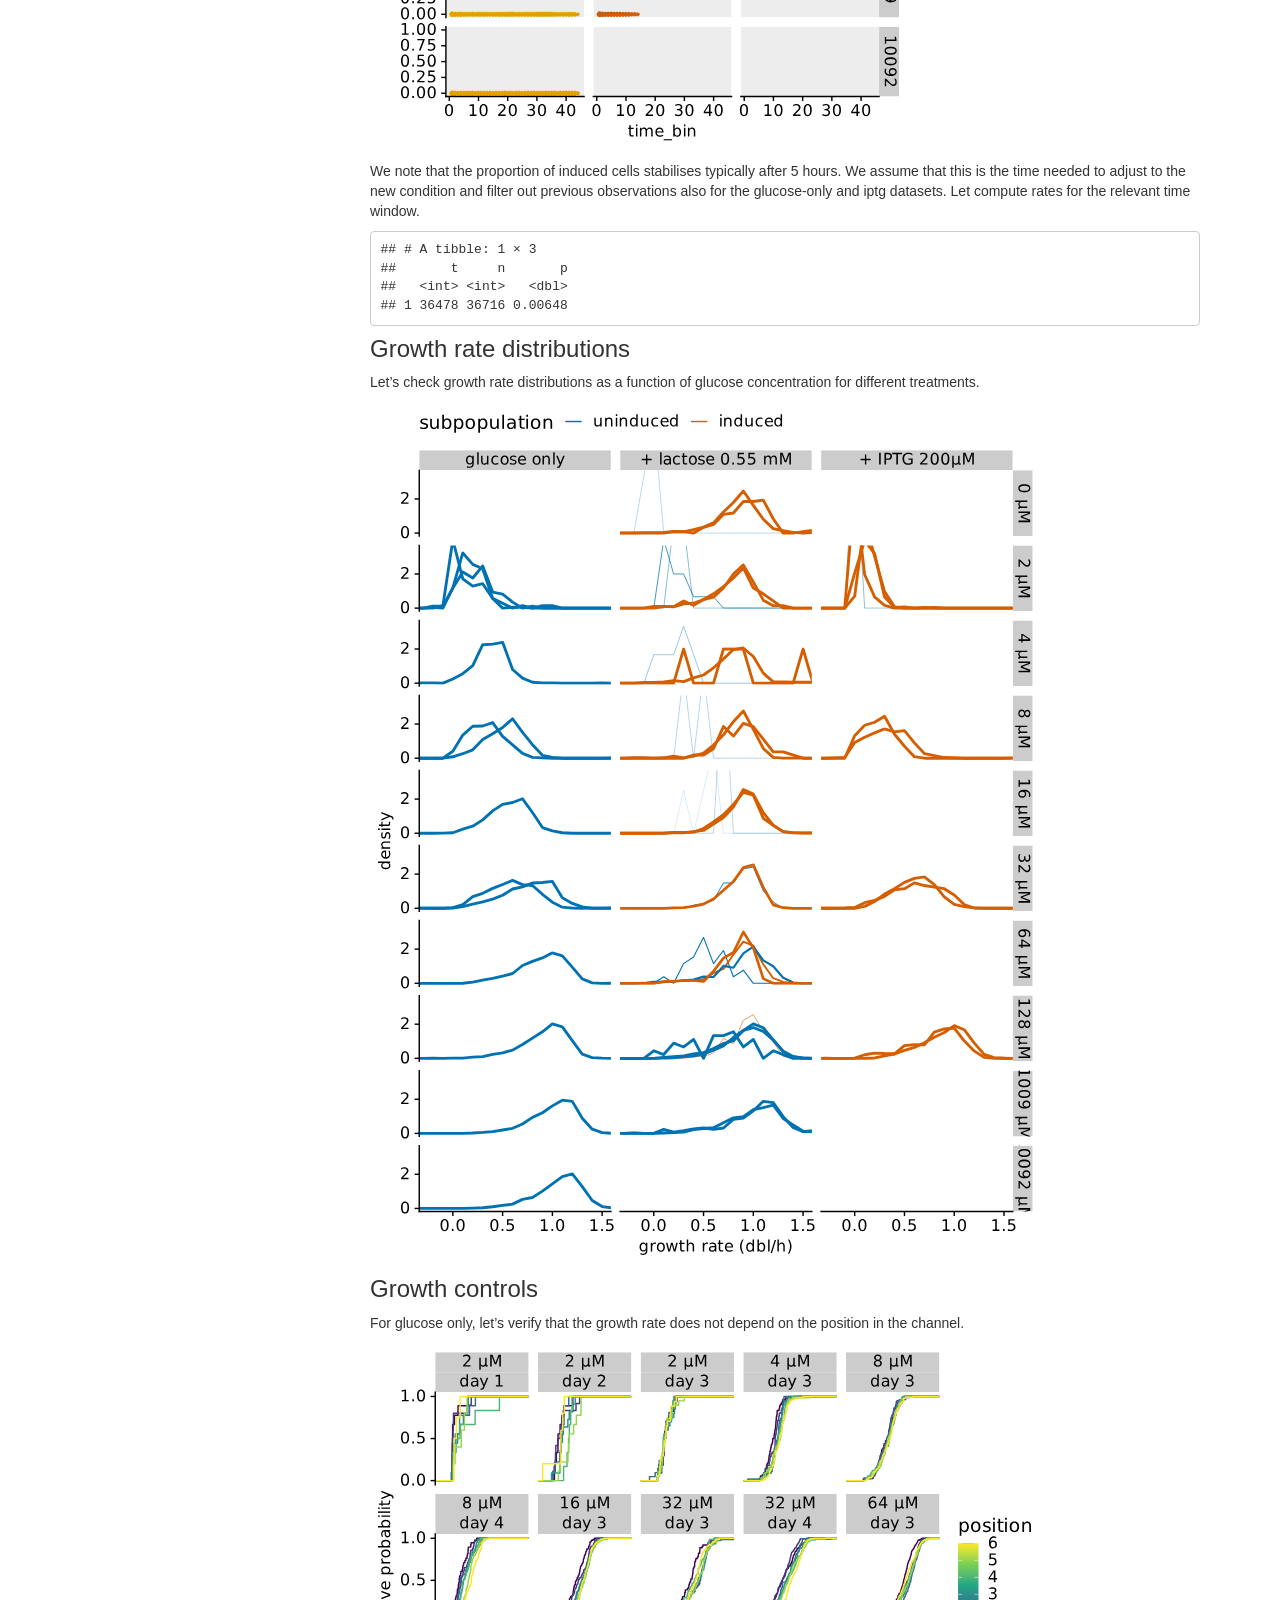
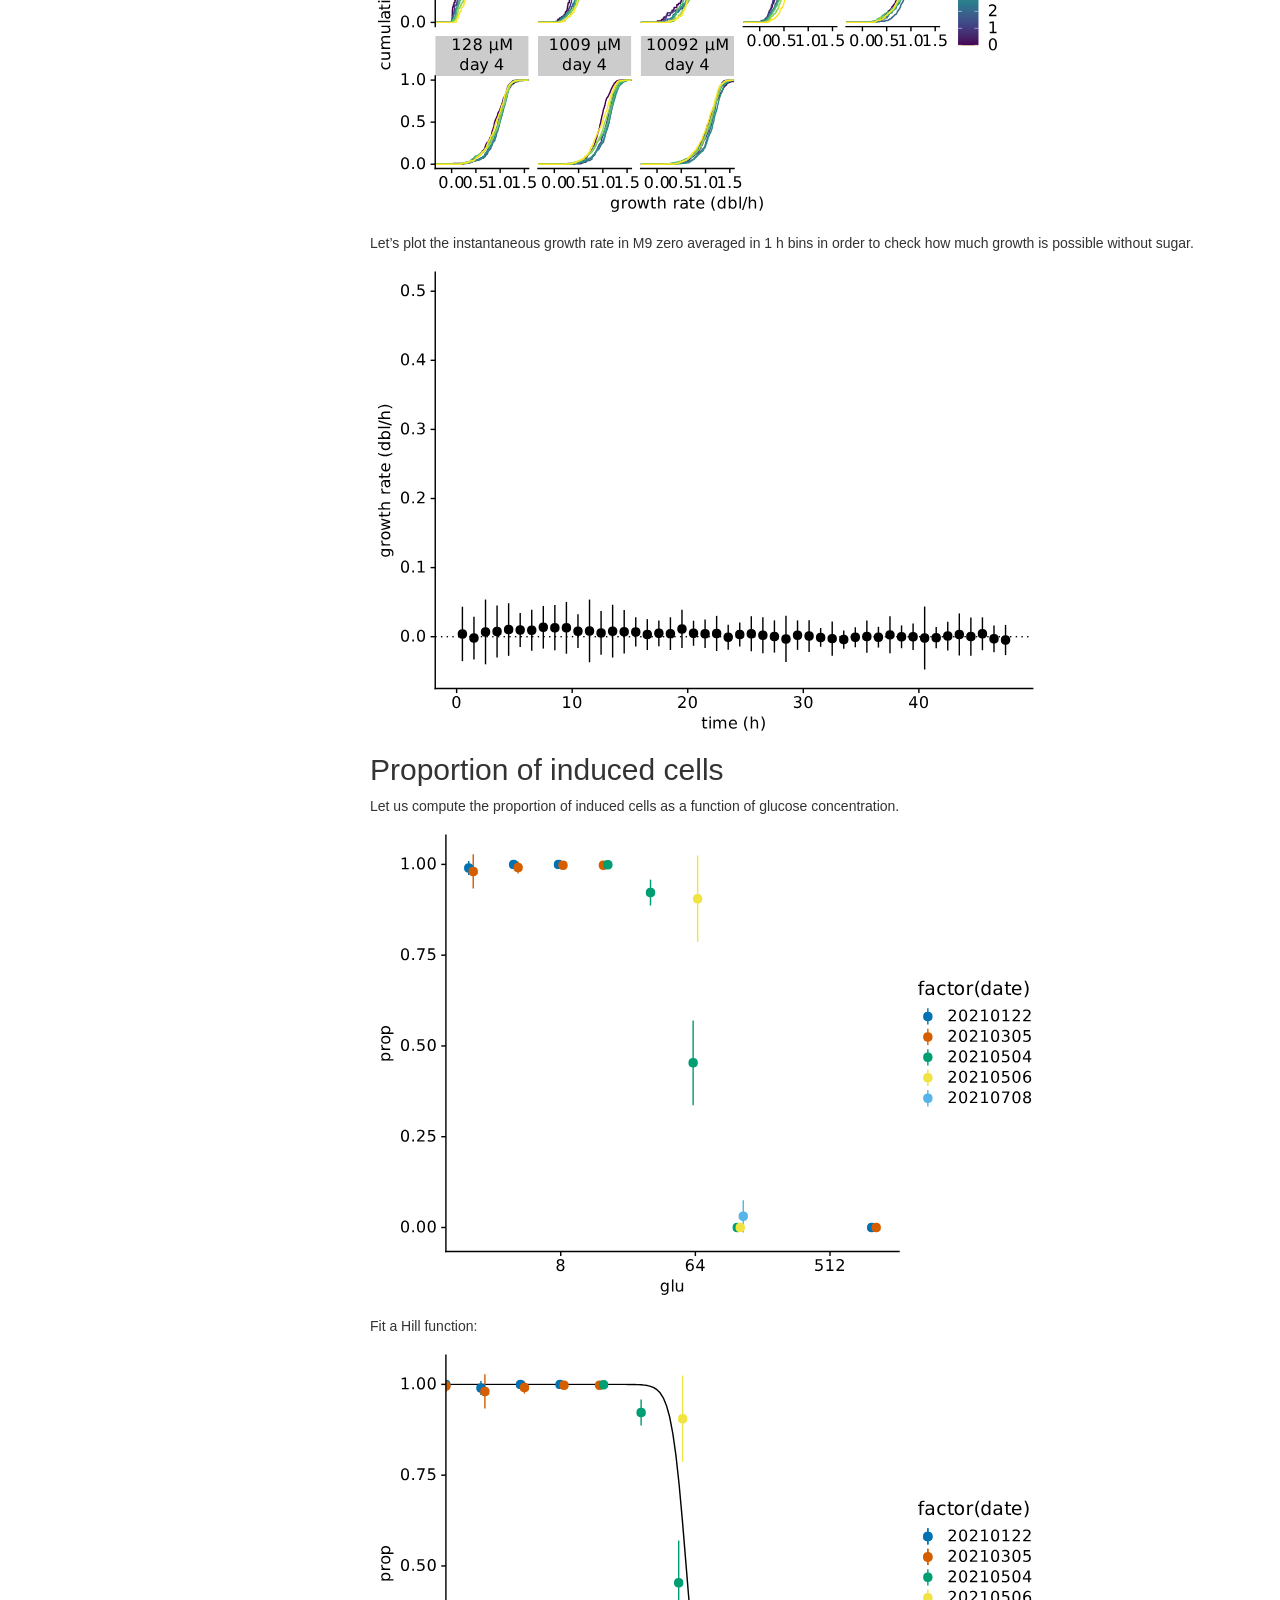
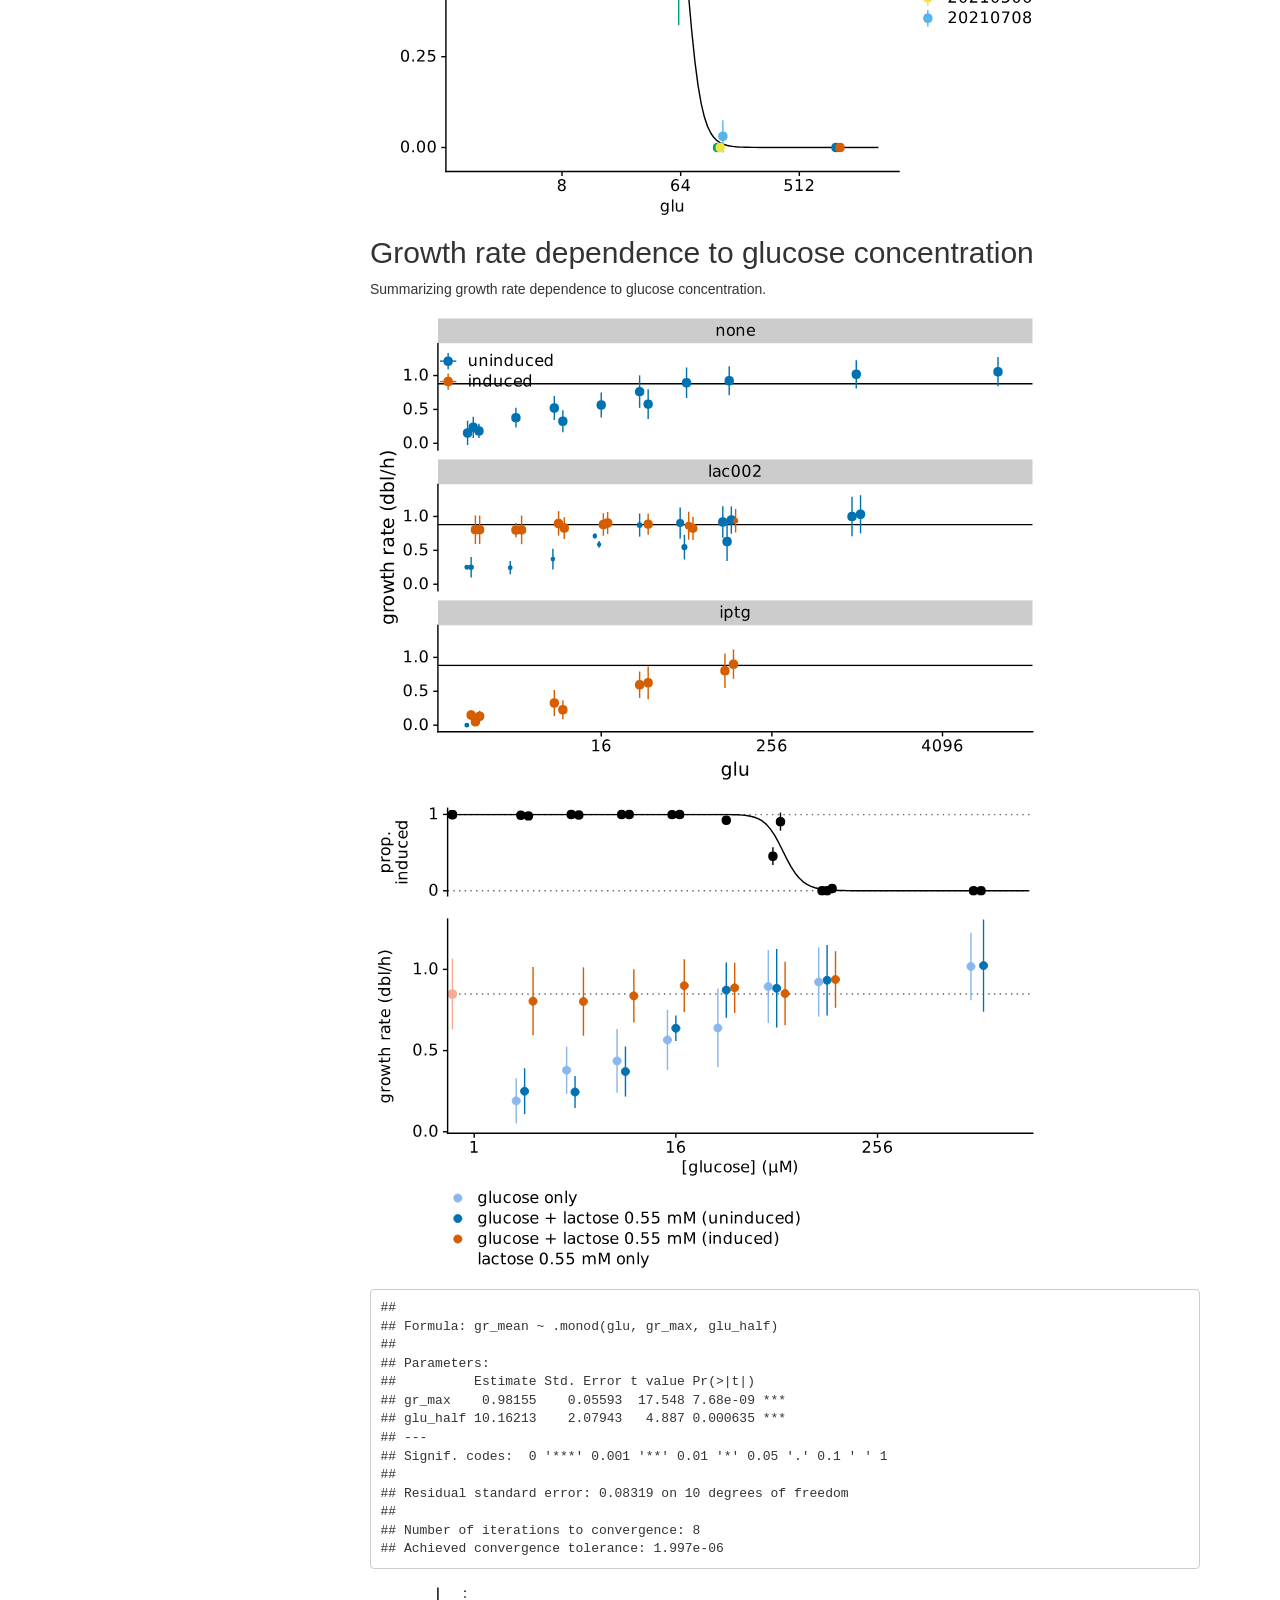
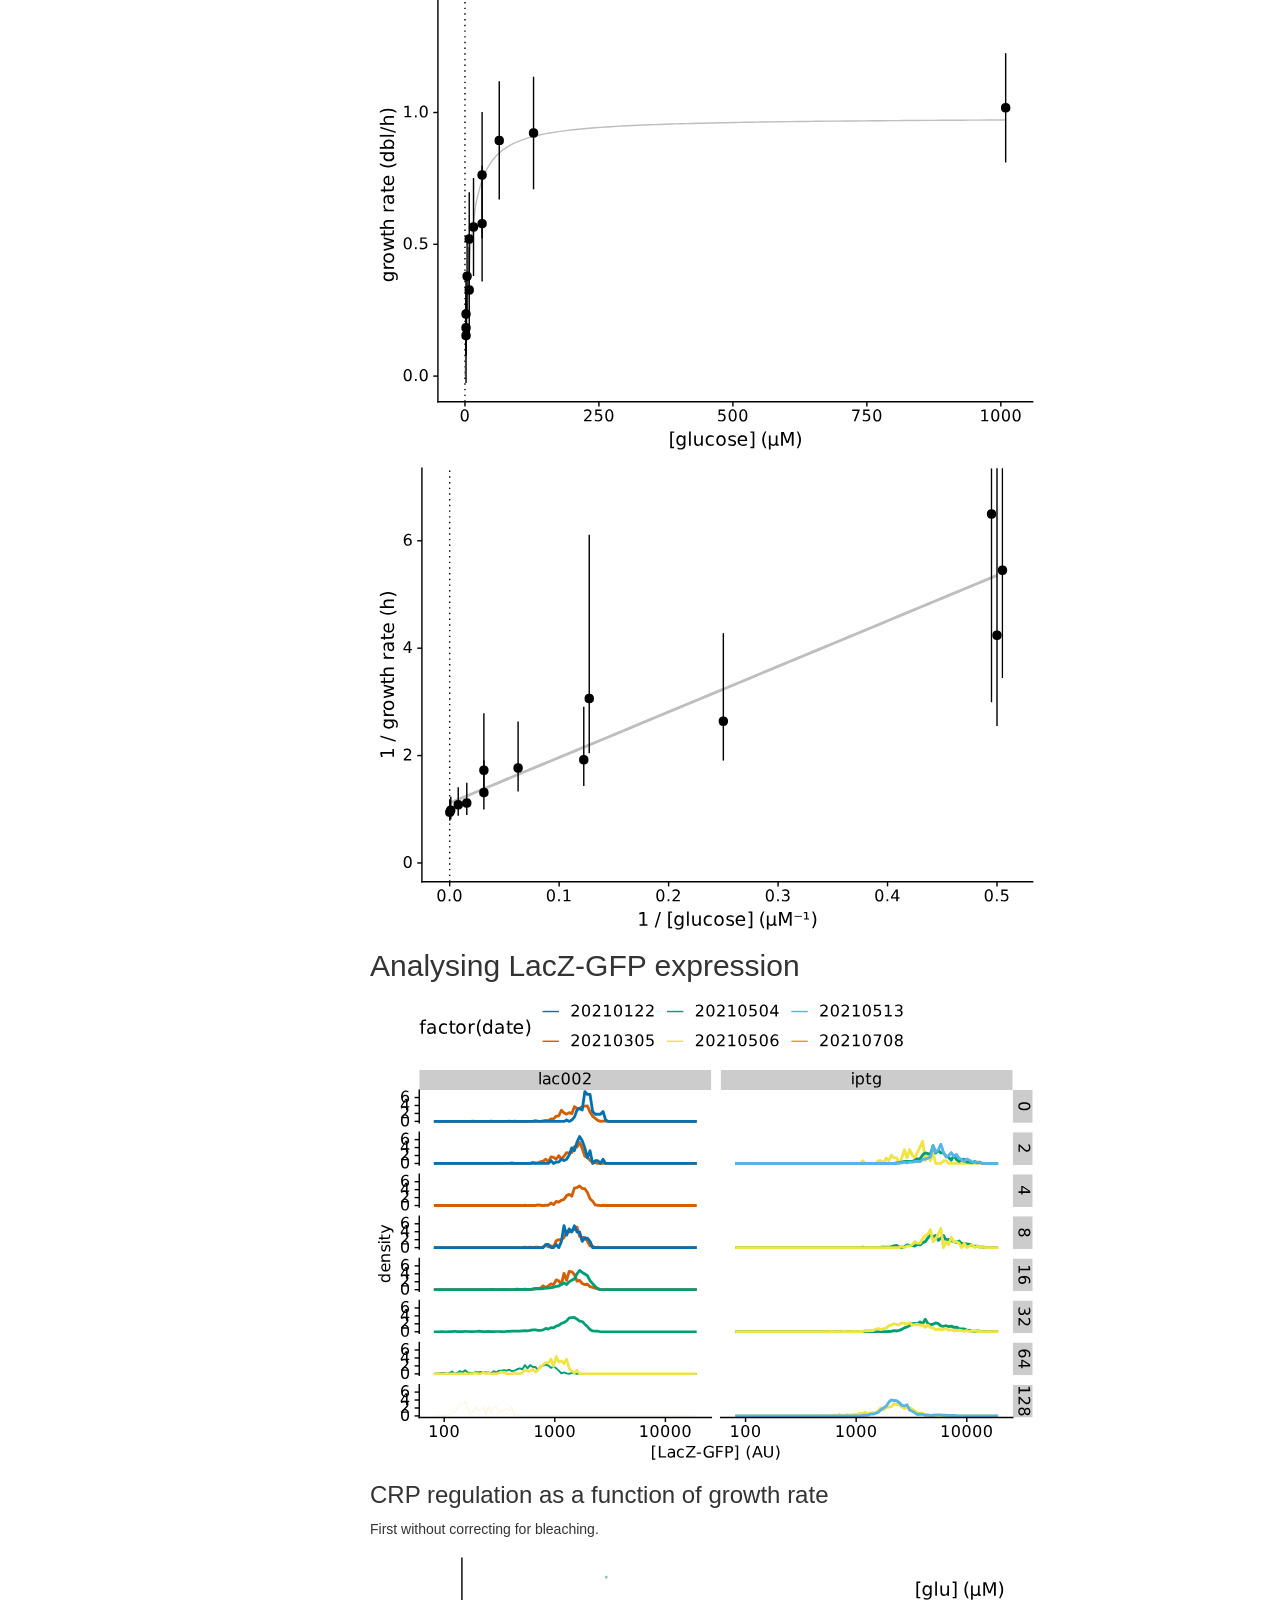
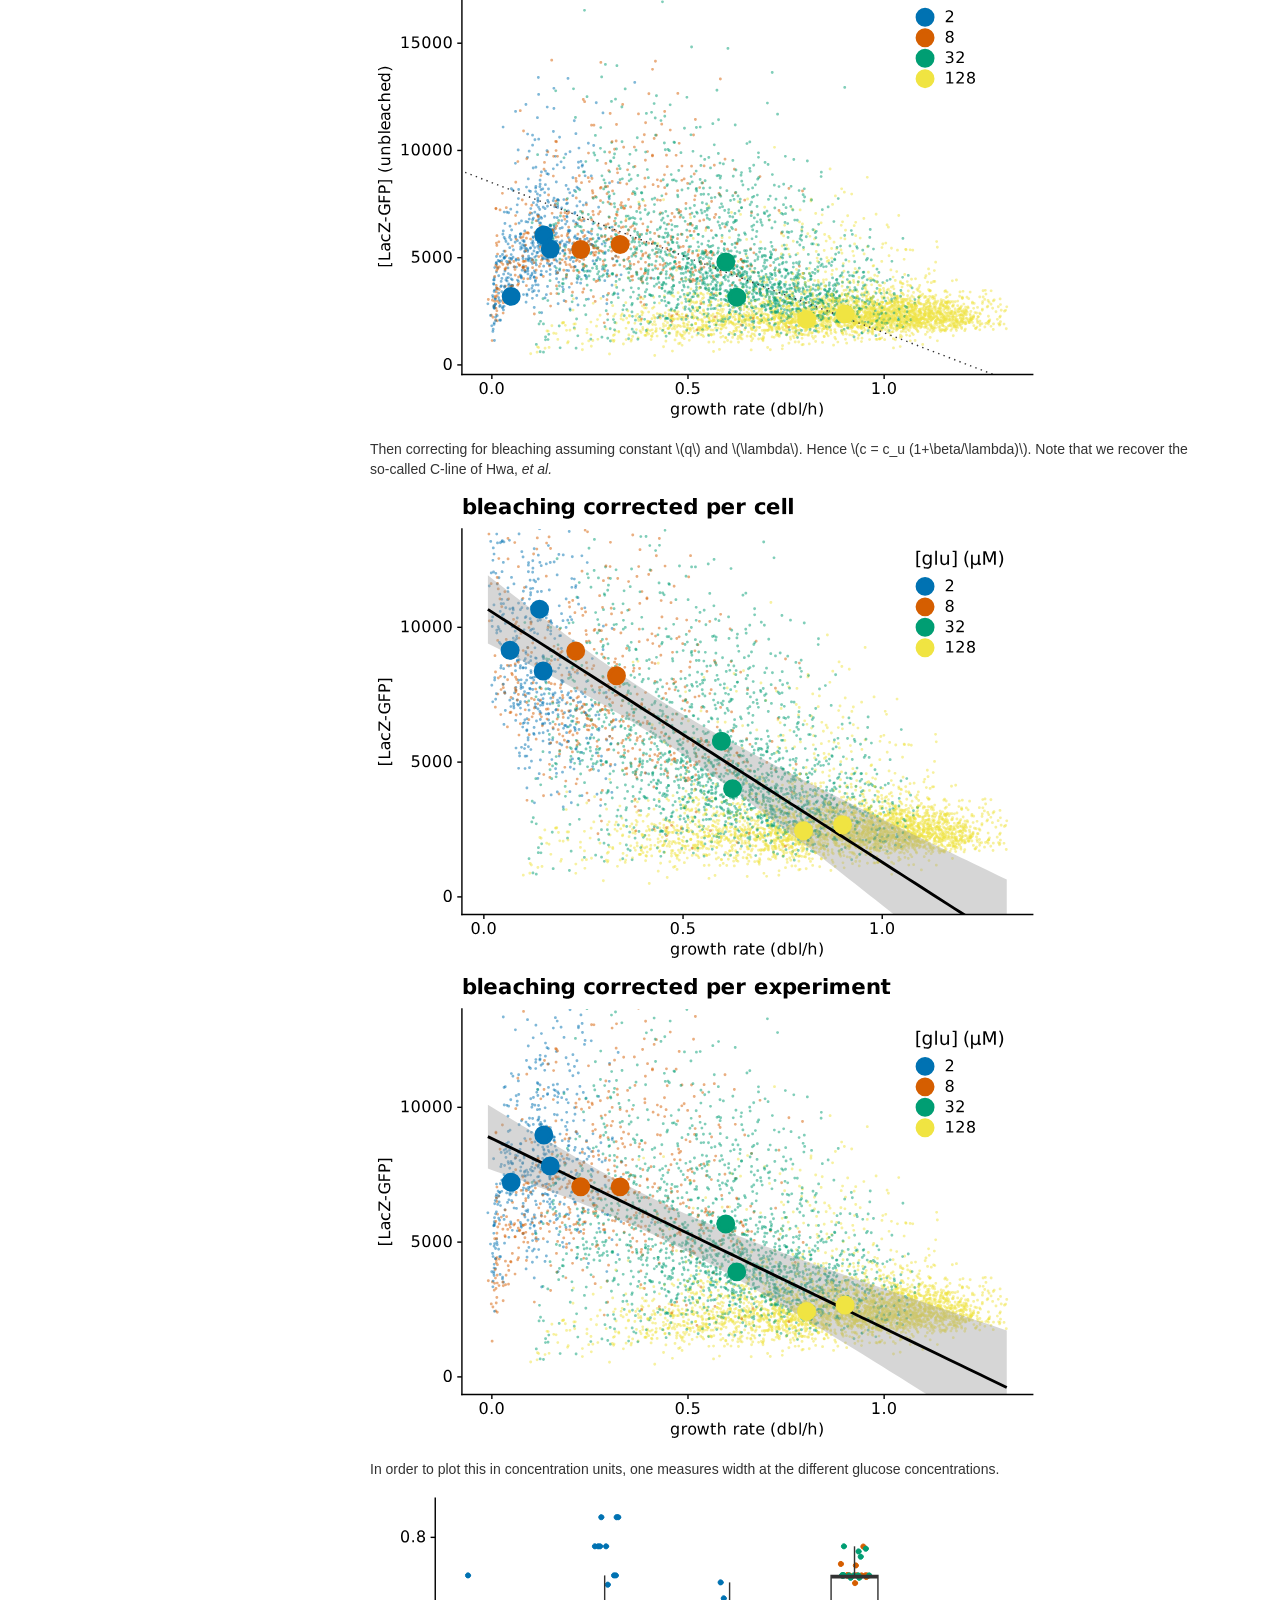
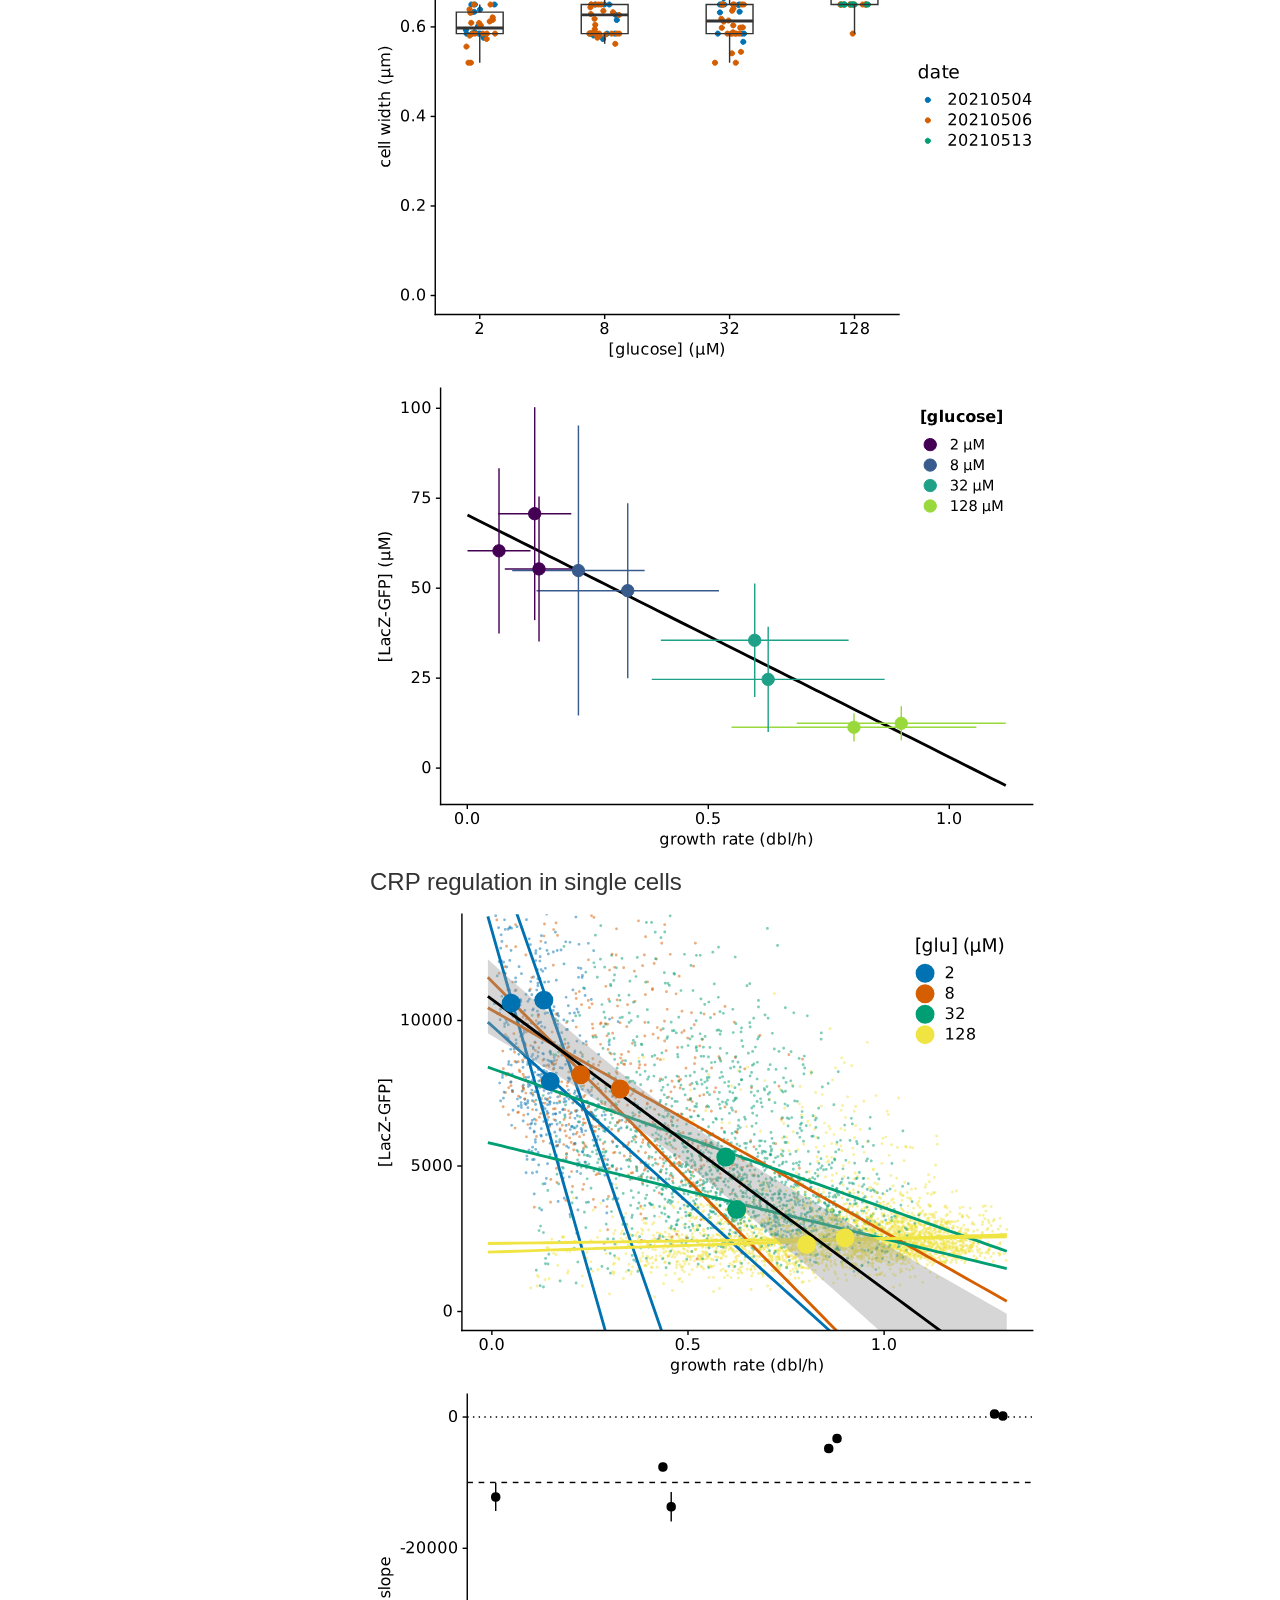
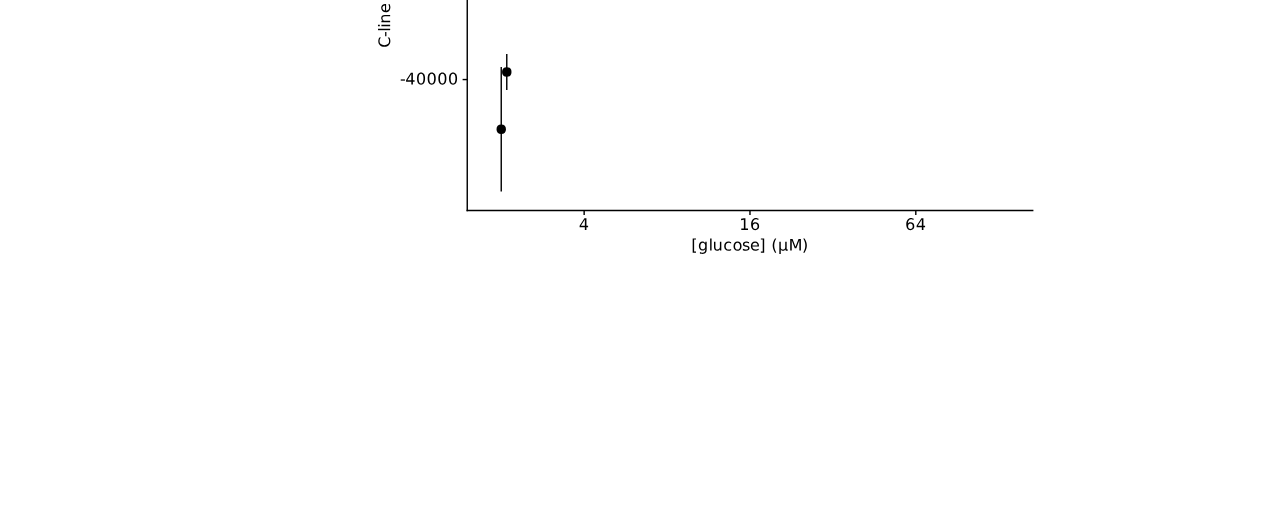
<file: docs-rename/GCS_MoM_lac_SugarsMix.html>
<!DOCTYPE html>

<html>

<head>

<meta charset="utf-8" />
<meta name="generator" content="pandoc" />
<meta http-equiv="X-UA-Compatible" content="IE=EDGE" />


<meta name="author" content="Thomas Julou" />


<title>Induction in sugar mixtures: GCS at the population level</title>

<script src="site_libs/header-attrs-2.29/header-attrs.js"></script>
<script src="site_libs/jquery-3.6.0/jquery-3.6.0.min.js"></script>
<meta name="viewport" content="width=device-width, initial-scale=1" />
<link href="site_libs/bootstrap-3.3.5/css/bootstrap.min.css" rel="stylesheet" />
<script src="site_libs/bootstrap-3.3.5/js/bootstrap.min.js"></script>
<script src="site_libs/bootstrap-3.3.5/shim/html5shiv.min.js"></script>
<script src="site_libs/bootstrap-3.3.5/shim/respond.min.js"></script>
<style>h1 {font-size: 34px;}
       h1.title {font-size: 38px;}
       h2 {font-size: 30px;}
       h3 {font-size: 24px;}
       h4 {font-size: 18px;}
       h5 {font-size: 16px;}
       h6 {font-size: 12px;}
       code {color: inherit; background-color: rgba(0, 0, 0, 0.04);}
       pre:not([class]) { background-color: white }</style>
<script src="site_libs/jqueryui-1.13.2/jquery-ui.min.js"></script>
<link href="site_libs/tocify-1.9.1/jquery.tocify.css" rel="stylesheet" />
<script src="site_libs/tocify-1.9.1/jquery.tocify.js"></script>
<script src="site_libs/navigation-1.1/tabsets.js"></script>
<script src="site_libs/navigation-1.1/codefolding.js"></script>
<link href="site_libs/highlightjs-9.12.0/default.css" rel="stylesheet" />
<script src="site_libs/highlightjs-9.12.0/highlight.js"></script>

<style type="text/css">
  code{white-space: pre-wrap;}
  span.smallcaps{font-variant: small-caps;}
  span.underline{text-decoration: underline;}
  div.column{display: inline-block; vertical-align: top; width: 50%;}
  div.hanging-indent{margin-left: 1.5em; text-indent: -1.5em;}
  ul.task-list{list-style: none;}
    </style>

<style type="text/css">code{white-space: pre;}</style>
<script type="text/javascript">
if (window.hljs) {
  hljs.configure({languages: []});
  hljs.initHighlightingOnLoad();
  if (document.readyState && document.readyState === "complete") {
    window.setTimeout(function() { hljs.initHighlighting(); }, 0);
  }
}
</script>









<style type = "text/css">
.main-container {
  max-width: 940px;
  margin-left: auto;
  margin-right: auto;
}
img {
  max-width:100%;
}
.tabbed-pane {
  padding-top: 12px;
}
.html-widget {
  margin-bottom: 20px;
}
button.code-folding-btn:focus {
  outline: none;
}
summary {
  display: list-item;
}
details > summary > p:only-child {
  display: inline;
}
pre code {
  padding: 0;
}
</style>


<style type="text/css">
.dropdown-submenu {
  position: relative;
}
.dropdown-submenu>.dropdown-menu {
  top: 0;
  left: 100%;
  margin-top: -6px;
  margin-left: -1px;
  border-radius: 0 6px 6px 6px;
}
.dropdown-submenu:hover>.dropdown-menu {
  display: block;
}
.dropdown-submenu>a:after {
  display: block;
  content: " ";
  float: right;
  width: 0;
  height: 0;
  border-color: transparent;
  border-style: solid;
  border-width: 5px 0 5px 5px;
  border-left-color: #cccccc;
  margin-top: 5px;
  margin-right: -10px;
}
.dropdown-submenu:hover>a:after {
  border-left-color: #adb5bd;
}
.dropdown-submenu.pull-left {
  float: none;
}
.dropdown-submenu.pull-left>.dropdown-menu {
  left: -100%;
  margin-left: 10px;
  border-radius: 6px 0 6px 6px;
}
</style>

<script type="text/javascript">
// manage active state of menu based on current page
$(document).ready(function () {
  // active menu anchor
  href = window.location.pathname
  href = href.substr(href.lastIndexOf('/') + 1)
  if (href === "")
    href = "index.html";
  var menuAnchor = $('a[href="' + href + '"]');

  // mark the anchor link active (and if it's in a dropdown, also mark that active)
  var dropdown = menuAnchor.closest('li.dropdown');
  if (window.bootstrap) { // Bootstrap 4+
    menuAnchor.addClass('active');
    dropdown.find('> .dropdown-toggle').addClass('active');
  } else { // Bootstrap 3
    menuAnchor.parent().addClass('active');
    dropdown.addClass('active');
  }

  // Navbar adjustments
  var navHeight = $(".navbar").first().height() + 15;
  var style = document.createElement('style');
  var pt = "padding-top: " + navHeight + "px; ";
  var mt = "margin-top: -" + navHeight + "px; ";
  var css = "";
  // offset scroll position for anchor links (for fixed navbar)
  for (var i = 1; i <= 6; i++) {
    css += ".section h" + i + "{ " + pt + mt + "}\n";
  }
  style.innerHTML = "body {" + pt + "padding-bottom: 40px; }\n" + css;
  document.head.appendChild(style);
});
</script>

<!-- tabsets -->

<style type="text/css">
.tabset-dropdown > .nav-tabs {
  display: inline-table;
  max-height: 500px;
  min-height: 44px;
  overflow-y: auto;
  border: 1px solid #ddd;
  border-radius: 4px;
}

.tabset-dropdown > .nav-tabs > li.active:before, .tabset-dropdown > .nav-tabs.nav-tabs-open:before {
  content: "\e259";
  font-family: 'Glyphicons Halflings';
  display: inline-block;
  padding: 10px;
  border-right: 1px solid #ddd;
}

.tabset-dropdown > .nav-tabs.nav-tabs-open > li.active:before {
  content: "\e258";
  font-family: 'Glyphicons Halflings';
  border: none;
}

.tabset-dropdown > .nav-tabs > li.active {
  display: block;
}

.tabset-dropdown > .nav-tabs > li > a,
.tabset-dropdown > .nav-tabs > li > a:focus,
.tabset-dropdown > .nav-tabs > li > a:hover {
  border: none;
  display: inline-block;
  border-radius: 4px;
  background-color: transparent;
}

.tabset-dropdown > .nav-tabs.nav-tabs-open > li {
  display: block;
  float: none;
}

.tabset-dropdown > .nav-tabs > li {
  display: none;
}
</style>

<!-- code folding -->
<style type="text/css">
.code-folding-btn { margin-bottom: 4px; }
</style>



<style type="text/css">

#TOC {
  margin: 25px 0px 20px 0px;
}
@media (max-width: 768px) {
#TOC {
  position: relative;
  width: 100%;
}
}

@media print {
.toc-content {
  /* see https://github.com/w3c/csswg-drafts/issues/4434 */
  float: right;
}
}

.toc-content {
  padding-left: 30px;
  padding-right: 40px;
}

div.main-container {
  max-width: 1200px;
}

div.tocify {
  width: 20%;
  max-width: 260px;
  max-height: 85%;
}

@media (min-width: 768px) and (max-width: 991px) {
  div.tocify {
    width: 25%;
  }
}

@media (max-width: 767px) {
  div.tocify {
    width: 100%;
    max-width: none;
  }
}

.tocify ul, .tocify li {
  line-height: 20px;
}

.tocify-subheader .tocify-item {
  font-size: 0.90em;
}

.tocify .list-group-item {
  border-radius: 0px;
}


</style>



</head>

<body>


<div class="container-fluid main-container">


<!-- setup 3col/9col grid for toc_float and main content  -->
<div class="row">
<div class="col-xs-12 col-sm-4 col-md-3">
<div id="TOC" class="tocify">
</div>
</div>

<div class="toc-content col-xs-12 col-sm-8 col-md-9">




<div class="navbar navbar-default  navbar-fixed-top" role="navigation">
  <div class="container">
    <div class="navbar-header">
      <button type="button" class="navbar-toggle collapsed" data-toggle="collapse" data-bs-toggle="collapse" data-target="#navbar" data-bs-target="#navbar">
        <span class="icon-bar"></span>
        <span class="icon-bar"></span>
        <span class="icon-bar"></span>
      </button>
      <a class="navbar-brand" href="index.html">Growth-coupled sensitivity of the <i>lac</i> operon in <i>E. coli</i></a>
    </div>
    <div id="navbar" class="navbar-collapse collapse">
      <ul class="nav navbar-nav">
        
      </ul>
      <ul class="nav navbar-nav navbar-right">
        <li class="dropdown">
  <a href="#" class="dropdown-toggle" data-toggle="dropdown" role="button" data-bs-toggle="dropdown" aria-expanded="false">
    Menu
     
    <span class="caret"></span>
  </a>
  <ul class="dropdown-menu" role="menu">
    <li>
      <a href="GCS_MoM_lac_Transient_Arrest.html">Induction during transient growth arrest</a>
    </li>
    <li>
      <a href="GCS_MoM_lac_SugarsMix.html">Induction in sugar mixtures: GCS at the population level</a>
    </li>
    <li>
      <a href="GCS_MoM_lac_SugarsMix_realtrace.html">Induction in sugar mixtures: GCS in individual cells</a>
    </li>
  </ul>
</li>
      </ul>
    </div><!--/.nav-collapse -->
  </div><!--/.container -->
</div><!--/.navbar -->

<div id="header">

<div class="btn-group pull-right float-right">
<button type="button" class="btn btn-default btn-xs btn-secondary btn-sm dropdown-toggle" data-toggle="dropdown" data-bs-toggle="dropdown" aria-haspopup="true" aria-expanded="false"><span>Code</span> <span class="caret"></span></button>
<ul class="dropdown-menu dropdown-menu-right" style="min-width: 50px;">
<li><a id="rmd-show-all-code" href="#">Show All Code</a></li>
<li><a id="rmd-hide-all-code" href="#">Hide All Code</a></li>
</ul>
</div>



<h1 class="title toc-ignore">Induction in sugar mixtures: GCS at the
population level</h1>
<h4 class="author">Thomas Julou</h4>
<h4 class="date">February, 2025</h4>

</div>


<p>In this notebook, we analyse the growth-coupled sensitivity of the
<em>lac</em> operon to lactose, when <em>E. coli</em> grows on mixtures
of glucose and lactose with different concentrations.</p>
<p><img src="GCS_MoM_lac_SugarsMix_files/figure-html/unnamed-chunk-3-1.svg" width="672" /></p>
<div
id="analysing-growth-rates-of-induced-and-uninduced-cells-in-each-mixture"
class="section level2">
<h2>Analysing growth rates of induced and uninduced cells in each
mixture</h2>
<p>This analysis focuses on growth rates computed over full cell cycles.
We consider all traces with 4 observations or more, after discarding the
first 4 hours (where [LacZ-GFP] obviously adjusts due to environmental
changes compared to preculture conditions).</p>
<p>We first establish an induction criteria. Computing the proportion of
observation where [LacZ-GFP] &gt; 250 yields clearly bimodal
distribution with cells either induced or not, so one can reasonably
stratify by this variable.</p>
<p>Note that while it could look appealing to stratify by the expression
state of the <em>lac</em> operon (i.e. whether a cell has produced Lac
proteins during the current cell cycle), what actually matters for
growing on lactose is the current concentration on Lac proteins, hence
the criteria used here.</p>
<p><img src="GCS_MoM_lac_SugarsMix_files/figure-html/unnamed-chunk-5-1.svg" width="672" /><img src="GCS_MoM_lac_SugarsMix_files/figure-html/unnamed-chunk-5-2.svg" width="672" /></p>
<p><img src="GCS_MoM_lac_SugarsMix_files/figure-html/unnamed-chunk-6-1.svg" width="672" /></p>
<div id="time-windows-for-steady-state-of-induction"
class="section level3">
<h3>Time windows for steady state of induction</h3>
<p>We first examine how the proportion of induced cells changes during
the experiment in order to study it after the transient.</p>
<p><img src="GCS_MoM_lac_SugarsMix_files/figure-html/unnamed-chunk-8-1.svg" width="672" /><img src="GCS_MoM_lac_SugarsMix_files/figure-html/unnamed-chunk-8-2.svg" width="672" /></p>
<p>We note that the proportion of induced cells stabilises typically
after 5 hours. We assume that this is the time needed to adjust to the
new condition and filter out previous observations also for the
glucose-only and iptg datasets. Let compute rates for the relevant time
window.</p>
<pre><code>## # A tibble: 1 × 3
##       t     n       p
##   &lt;int&gt; &lt;int&gt;   &lt;dbl&gt;
## 1 36478 36716 0.00648</code></pre>
</div>
<div id="growth-rate-distributions" class="section level3">
<h3>Growth rate distributions</h3>
<p>Let’s check growth rate distributions as a function of glucose
concentration for different treatments.</p>
<p><img src="GCS_MoM_lac_SugarsMix_files/figure-html/unnamed-chunk-11-1.svg" width="672" /></p>
</div>
<div id="growth-controls" class="section level3">
<h3>Growth controls</h3>
<p>For glucose only, let’s verify that the growth rate does not depend
on the position in the channel.</p>
<p><img src="GCS_MoM_lac_SugarsMix_files/figure-html/unnamed-chunk-12-1.svg" width="672" /></p>
<p>Let’s plot the instantaneous growth rate in M9 zero averaged in 1 h
bins in order to check how much growth is possible without sugar.</p>
<p><img src="GCS_MoM_lac_SugarsMix_files/figure-html/unnamed-chunk-14-1.svg" width="672" /></p>
</div>
</div>
<div id="proportion-of-induced-cells" class="section level2">
<h2>Proportion of induced cells</h2>
<p>Let us compute the proportion of induced cells as a function of
glucose concentration.</p>
<p><img src="GCS_MoM_lac_SugarsMix_files/figure-html/unnamed-chunk-15-1.svg" width="672" /></p>
<p>Fit a Hill function:</p>
<p><img src="GCS_MoM_lac_SugarsMix_files/figure-html/unnamed-chunk-16-1.svg" width="672" /></p>
</div>
<div id="growth-rate-dependence-to-glucose-concentration"
class="section level2">
<h2>Growth rate dependence to glucose concentration</h2>
<p>Summarizing growth rate dependence to glucose concentration.
<!-- Mind a bug of geom_pointrange() with x=0, position=dodge and trans=log --></p>
<p><img src="GCS_MoM_lac_SugarsMix_files/figure-html/unnamed-chunk-17-1.svg" width="672" /></p>
<p><img src="GCS_MoM_lac_SugarsMix_files/figure-html/publication-plot-1.svg" width="672" /></p>
<pre><code>## 
## Formula: gr_mean ~ .monod(glu, gr_max, glu_half)
## 
## Parameters:
##          Estimate Std. Error t value Pr(&gt;|t|)    
## gr_max    0.98155    0.05593  17.548 7.68e-09 ***
## glu_half 10.16213    2.07943   4.887 0.000635 ***
## ---
## Signif. codes:  0 &#39;***&#39; 0.001 &#39;**&#39; 0.01 &#39;*&#39; 0.05 &#39;.&#39; 0.1 &#39; &#39; 1
## 
## Residual standard error: 0.08319 on 10 degrees of freedom
## 
## Number of iterations to convergence: 8 
## Achieved convergence tolerance: 1.997e-06</code></pre>
<p><img src="GCS_MoM_lac_SugarsMix_files/figure-html/glucose-monod-curve-1.svg" width="672" /><img src="GCS_MoM_lac_SugarsMix_files/figure-html/glucose-monod-curve-2.svg" width="672" /></p>
</div>
<div id="analysing-lacz-gfp-expression" class="section level2">
<h2>Analysing LacZ-GFP expression</h2>
<p><img src="GCS_MoM_lac_SugarsMix_files/figure-html/unnamed-chunk-21-1.svg" width="672" /></p>
<div id="crp-regulation-as-a-function-of-growth-rate"
class="section level3">
<h3>CRP regulation as a function of growth rate</h3>
<p>First without correcting for bleaching.</p>
<p><img src="GCS_MoM_lac_SugarsMix_files/figure-html/unnamed-chunk-23-1.svg" width="672" /></p>
<p>Then correcting for bleaching assuming constant <span
class="math inline">\(q\)</span> and <span
class="math inline">\(\lambda\)</span>. Hence <span
class="math inline">\(c = c_u (1+\beta/\lambda)\)</span>. Note that we
recover the so-called C-line of Hwa, <em>et al.</em></p>
<p><img src="GCS_MoM_lac_SugarsMix_files/figure-html/unnamed-chunk-24-1.svg" width="672" /><img src="GCS_MoM_lac_SugarsMix_files/figure-html/unnamed-chunk-24-2.svg" width="672" /></p>
<p>In order to plot this in concentration units, one measures width at
the different glucose concentrations.</p>
<p><img src="GCS_MoM_lac_SugarsMix_files/figure-html/unnamed-chunk-25-1.svg" width="672" /></p>
<p><img src="GCS_MoM_lac_SugarsMix_files/figure-html/unnamed-chunk-26-1.svg" width="672" /></p>
</div>
<div id="crp-regulation-in-single-cells" class="section level3">
<h3>CRP regulation in single cells</h3>
<p><img src="GCS_MoM_lac_SugarsMix_files/figure-html/unnamed-chunk-29-1.svg" width="672" /><img src="GCS_MoM_lac_SugarsMix_files/figure-html/unnamed-chunk-29-2.svg" width="672" /></p>
<!-- ## Further analysis -->
<!-- There would be a lot to explore regarding e.g. switching dynamics at the single-cell level... -->
</div>
</div>



</div>
</div>

</div>

<script>

// add bootstrap table styles to pandoc tables
function bootstrapStylePandocTables() {
  $('tr.odd').parent('tbody').parent('table').addClass('table table-condensed');
}
$(document).ready(function () {
  bootstrapStylePandocTables();
});


</script>

<!-- tabsets -->

<script>
$(document).ready(function () {
  window.buildTabsets("TOC");
});

$(document).ready(function () {
  $('.tabset-dropdown > .nav-tabs > li').click(function () {
    $(this).parent().toggleClass('nav-tabs-open');
  });
});
</script>

<!-- code folding -->
<script>
$(document).ready(function () {
  window.initializeCodeFolding("hide" === "show");
});
</script>

<script>
$(document).ready(function ()  {

    // temporarily add toc-ignore selector to headers for the consistency with Pandoc
    $('.unlisted.unnumbered').addClass('toc-ignore')

    // move toc-ignore selectors from section div to header
    $('div.section.toc-ignore')
        .removeClass('toc-ignore')
        .children('h1,h2,h3,h4,h5').addClass('toc-ignore');

    // establish options
    var options = {
      selectors: "h1,h2,h3",
      theme: "bootstrap3",
      context: '.toc-content',
      hashGenerator: function (text) {
        return text.replace(/[.\\/?&!#<>]/g, '').replace(/\s/g, '_');
      },
      ignoreSelector: ".toc-ignore",
      scrollTo: 0
    };
    options.showAndHide = true;
    options.smoothScroll = true;

    // tocify
    var toc = $("#TOC").tocify(options).data("toc-tocify");
});
</script>

<!-- dynamically load mathjax for compatibility with self-contained -->
<script>
  (function () {
    var script = document.createElement("script");
    script.type = "text/javascript";
    script.src  = "https://mathjax.rstudio.com/latest/MathJax.js?config=TeX-AMS-MML_HTMLorMML";
    document.getElementsByTagName("head")[0].appendChild(script);
  })();
</script>

</body>
</html>
</file>
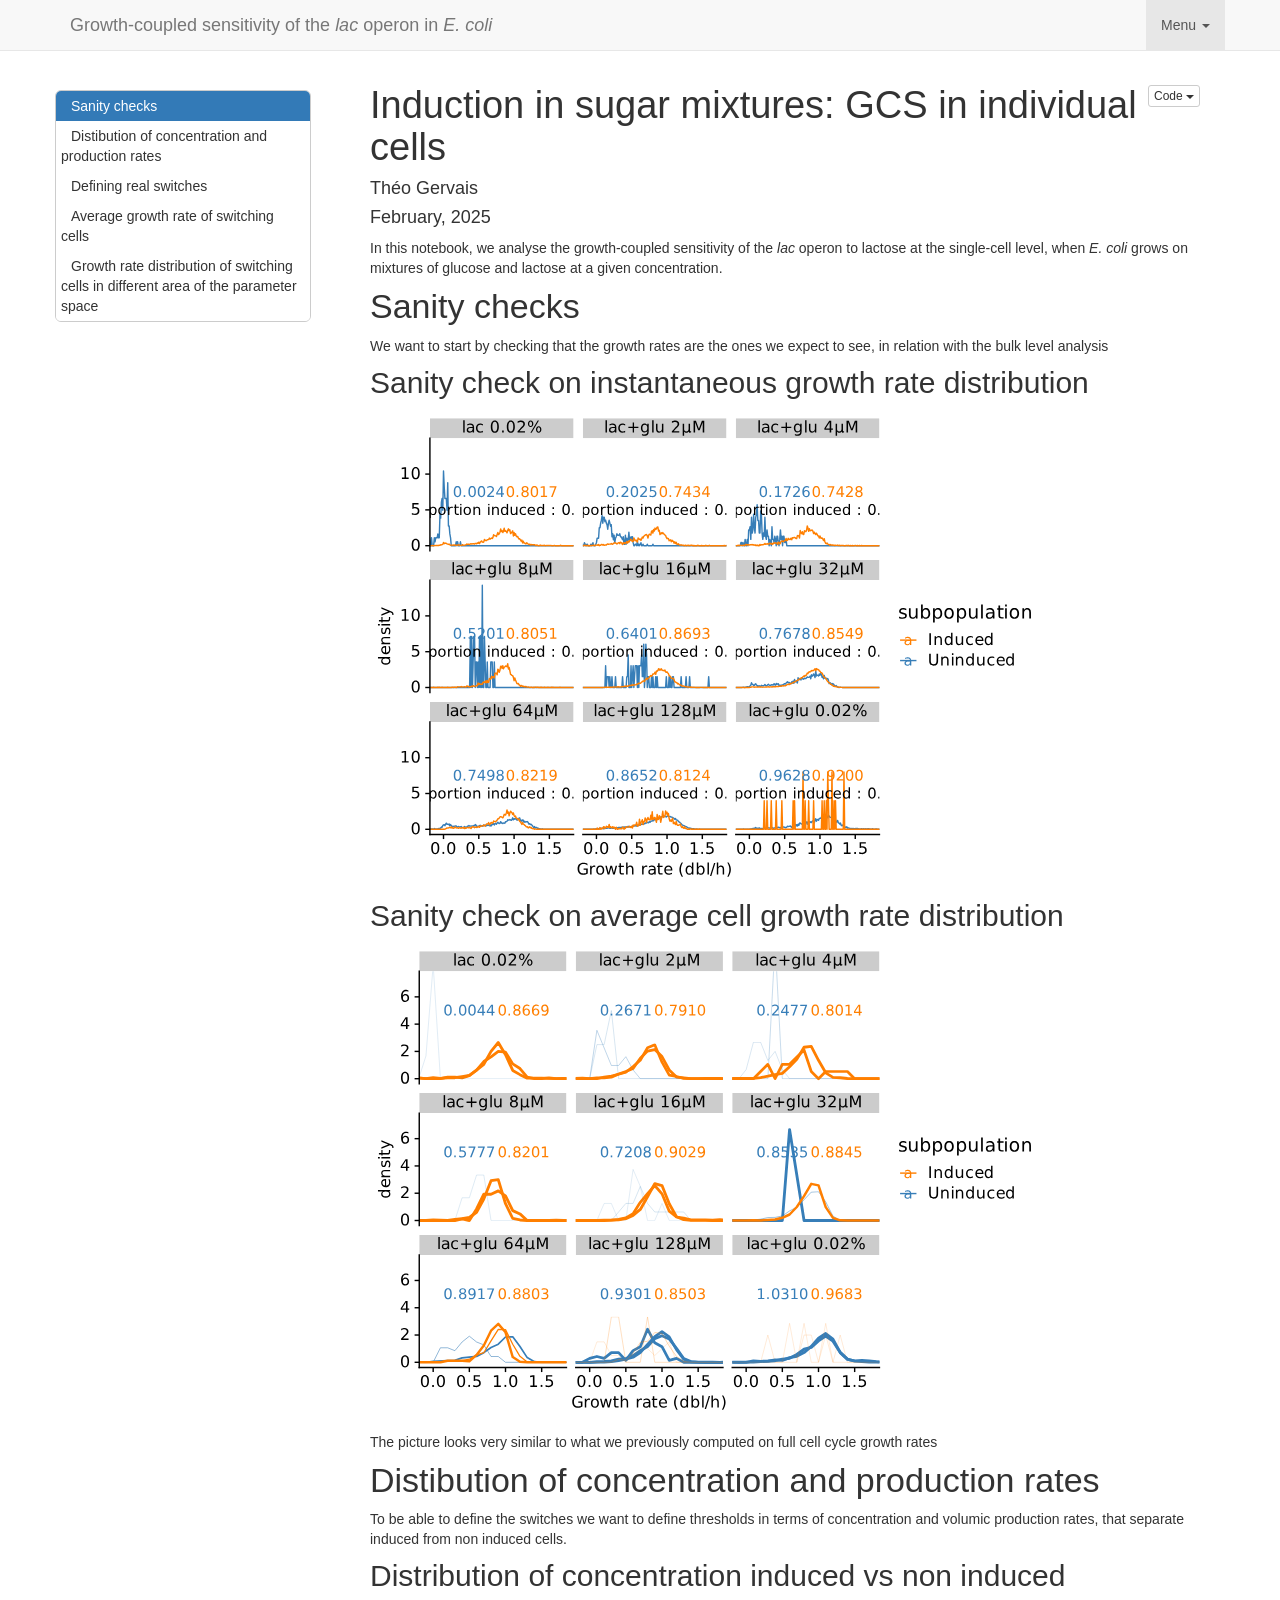
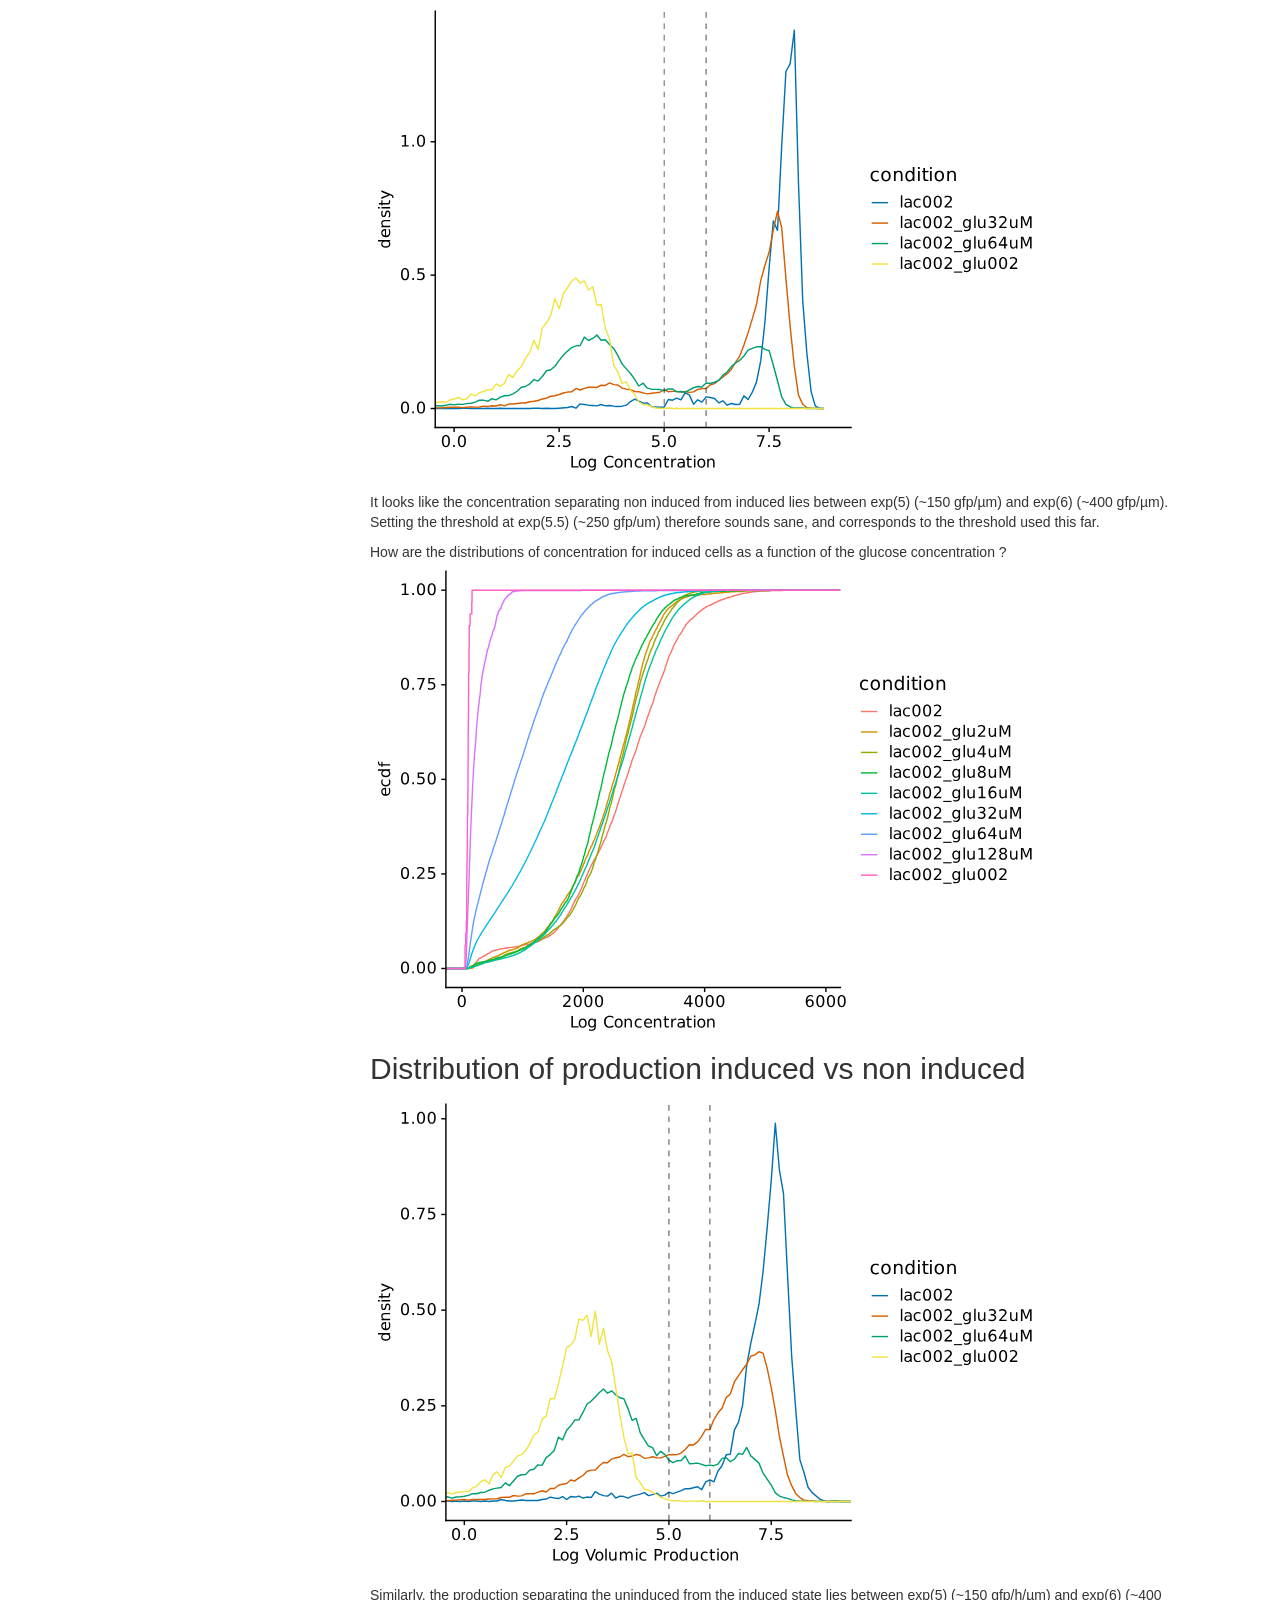
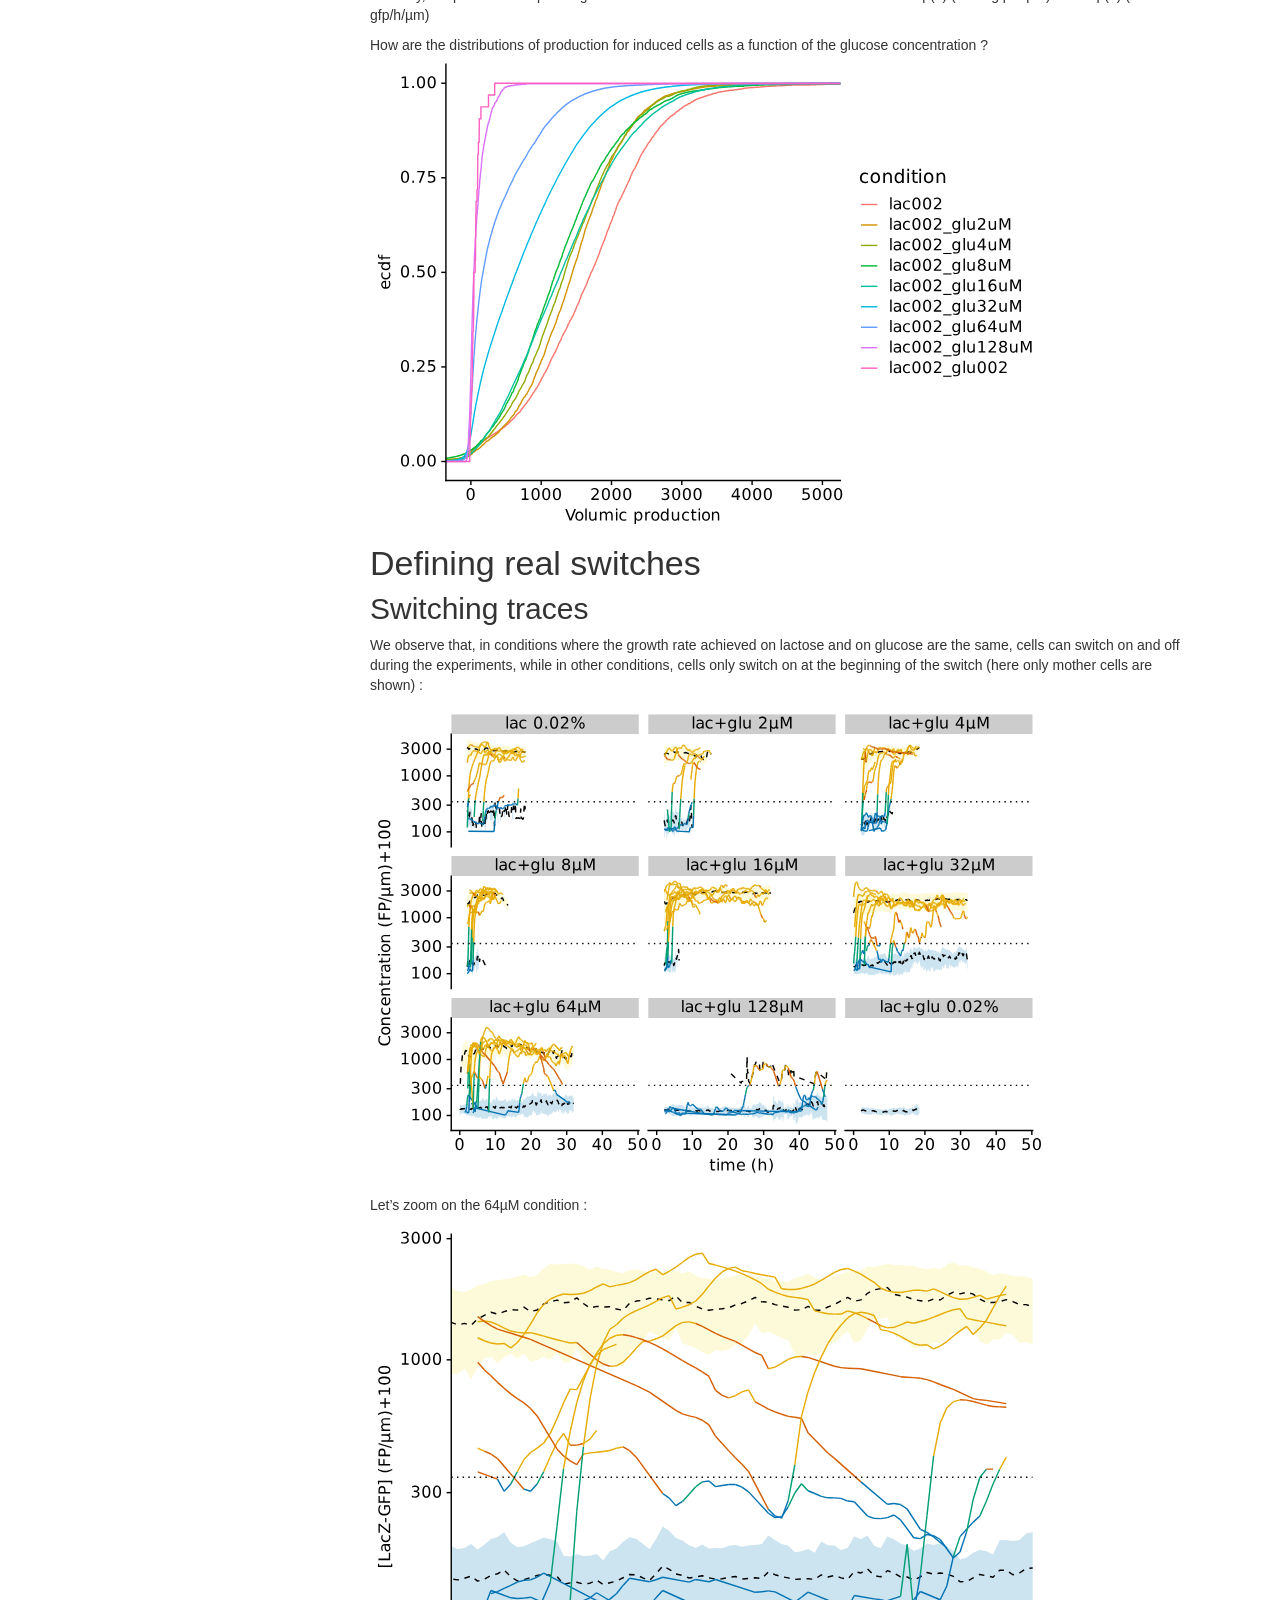
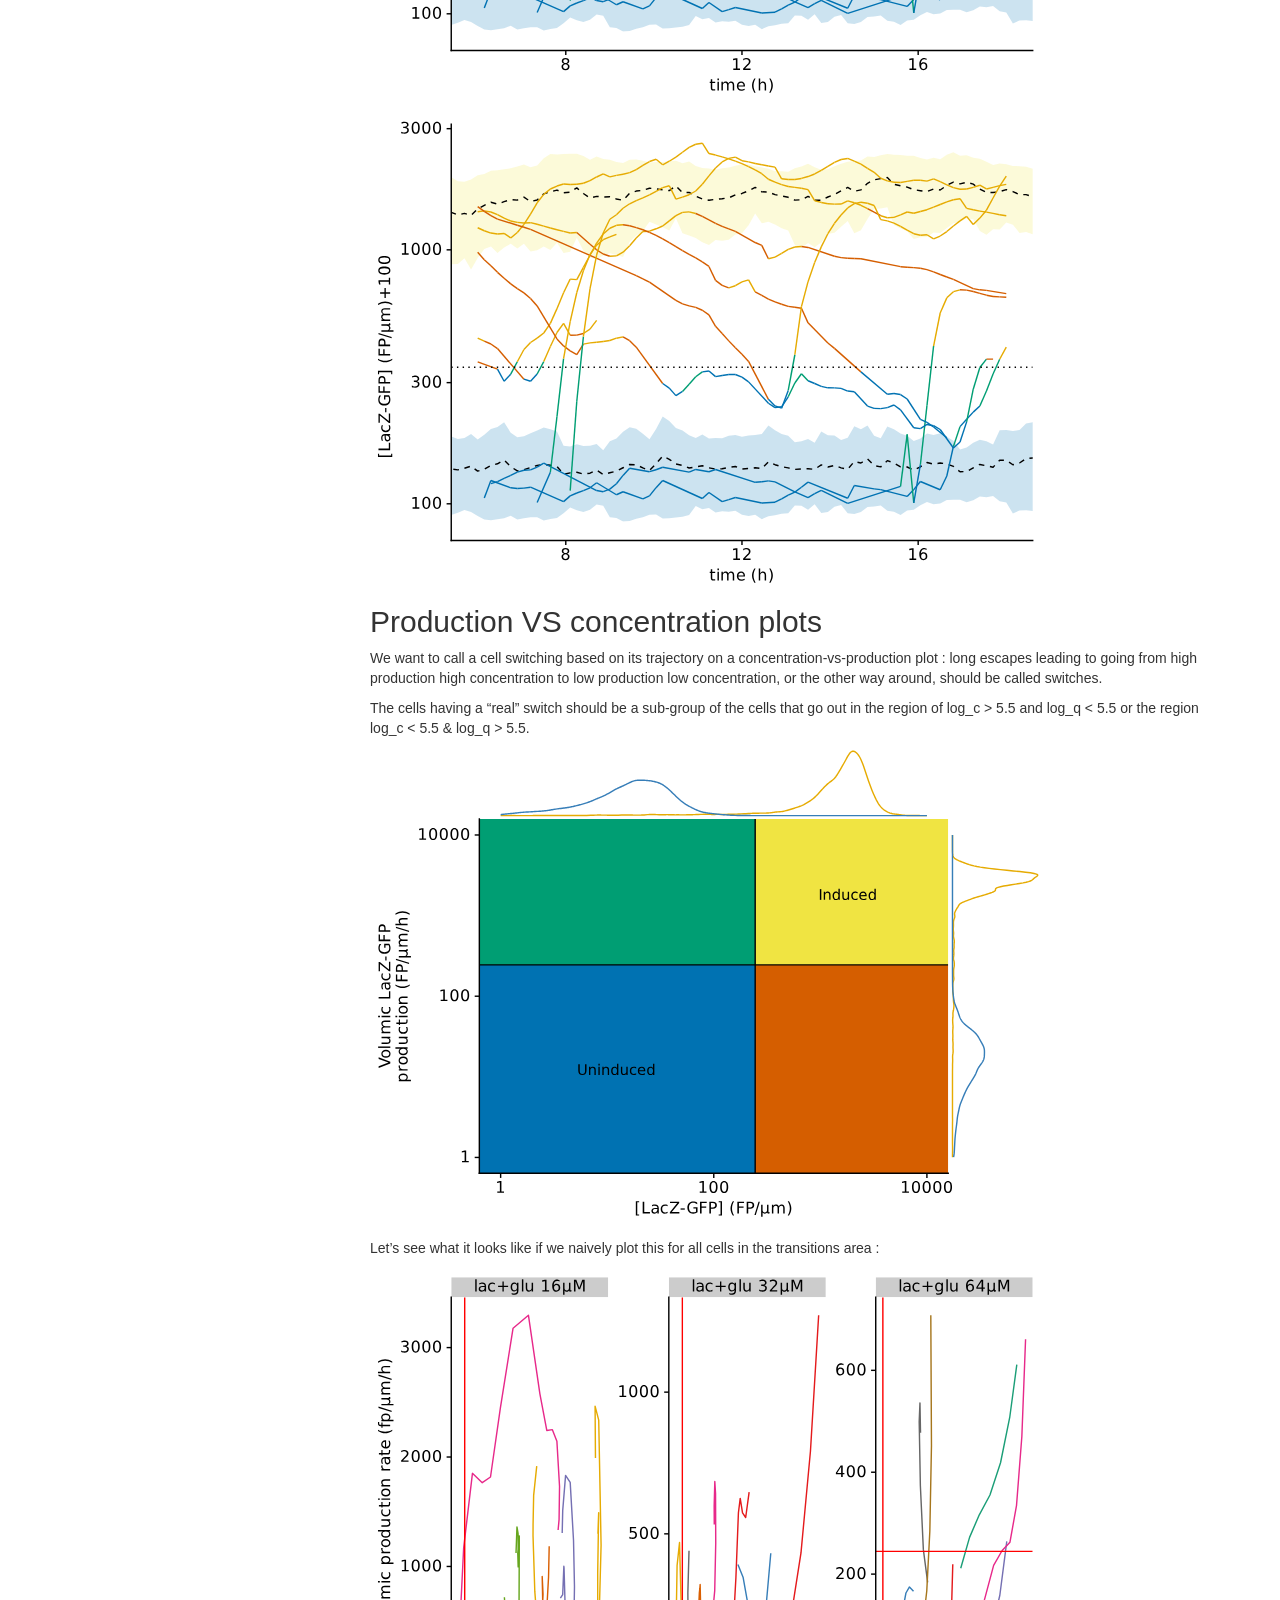
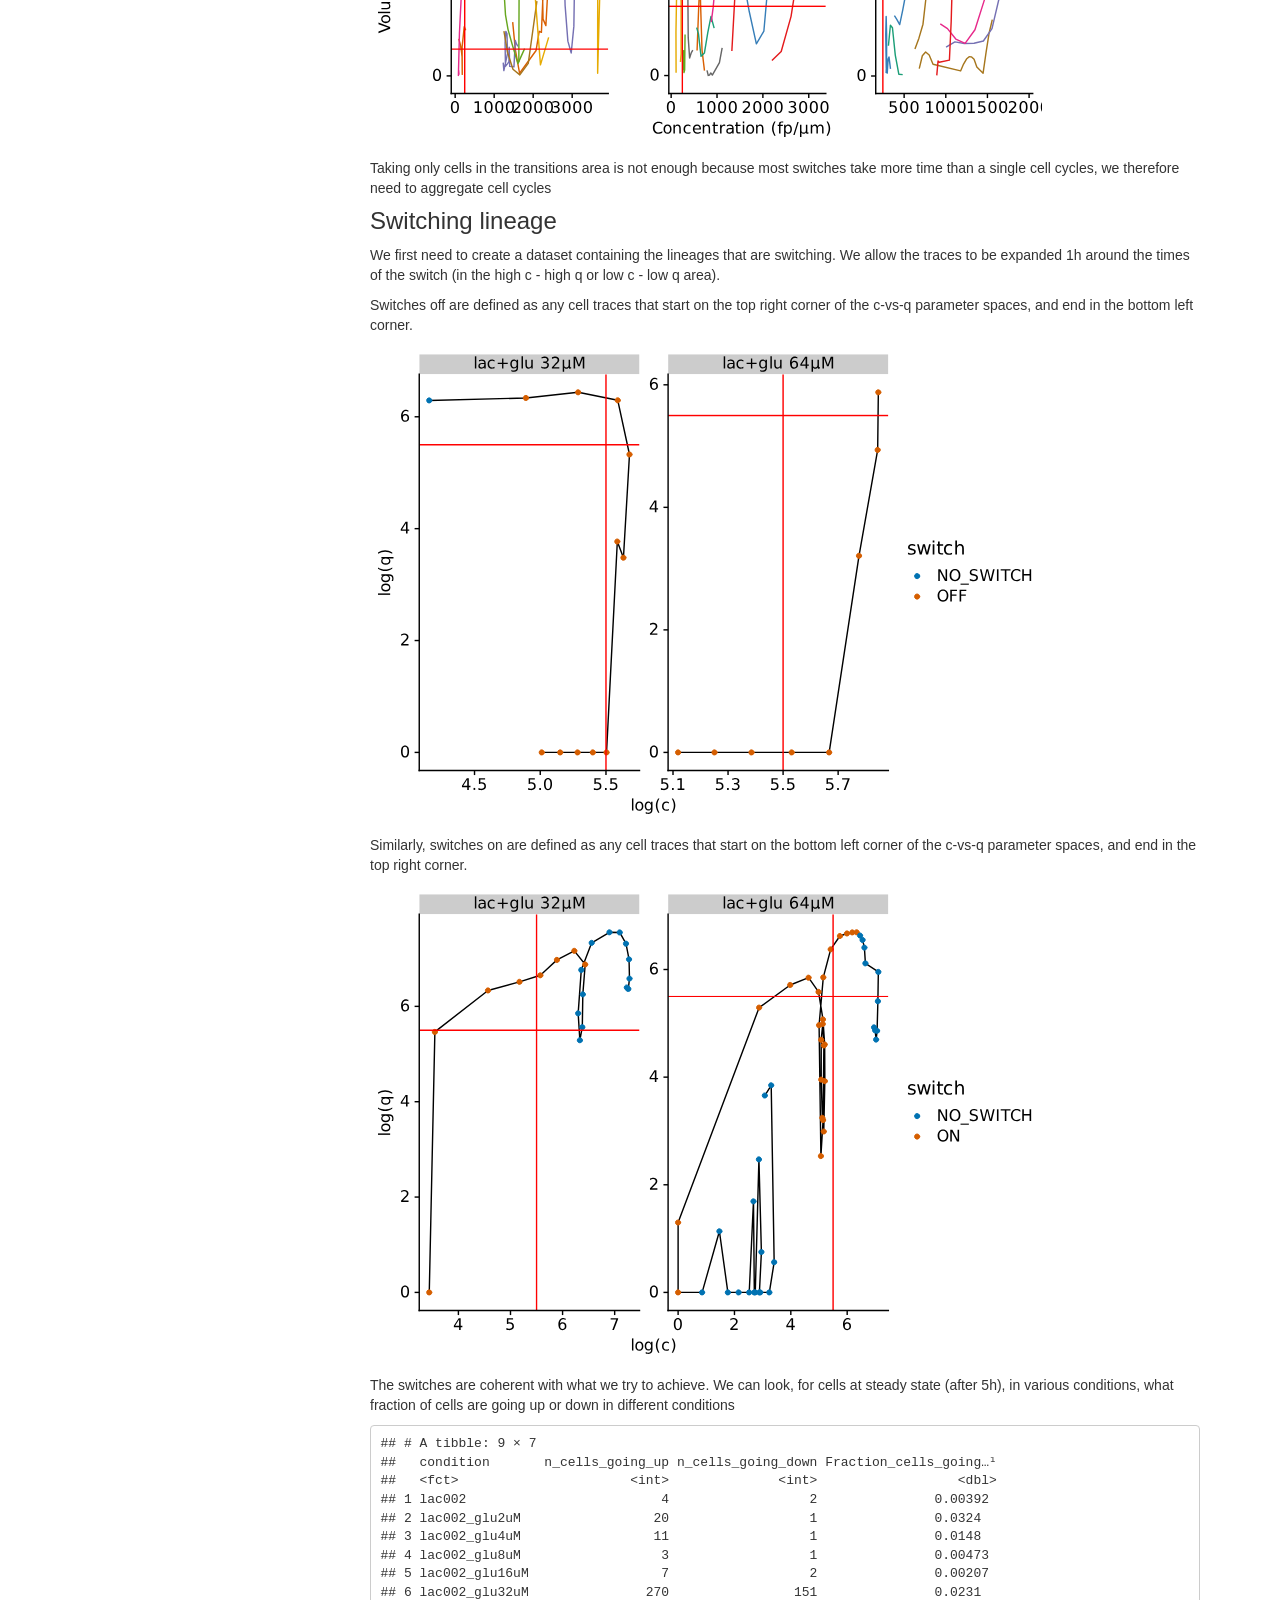
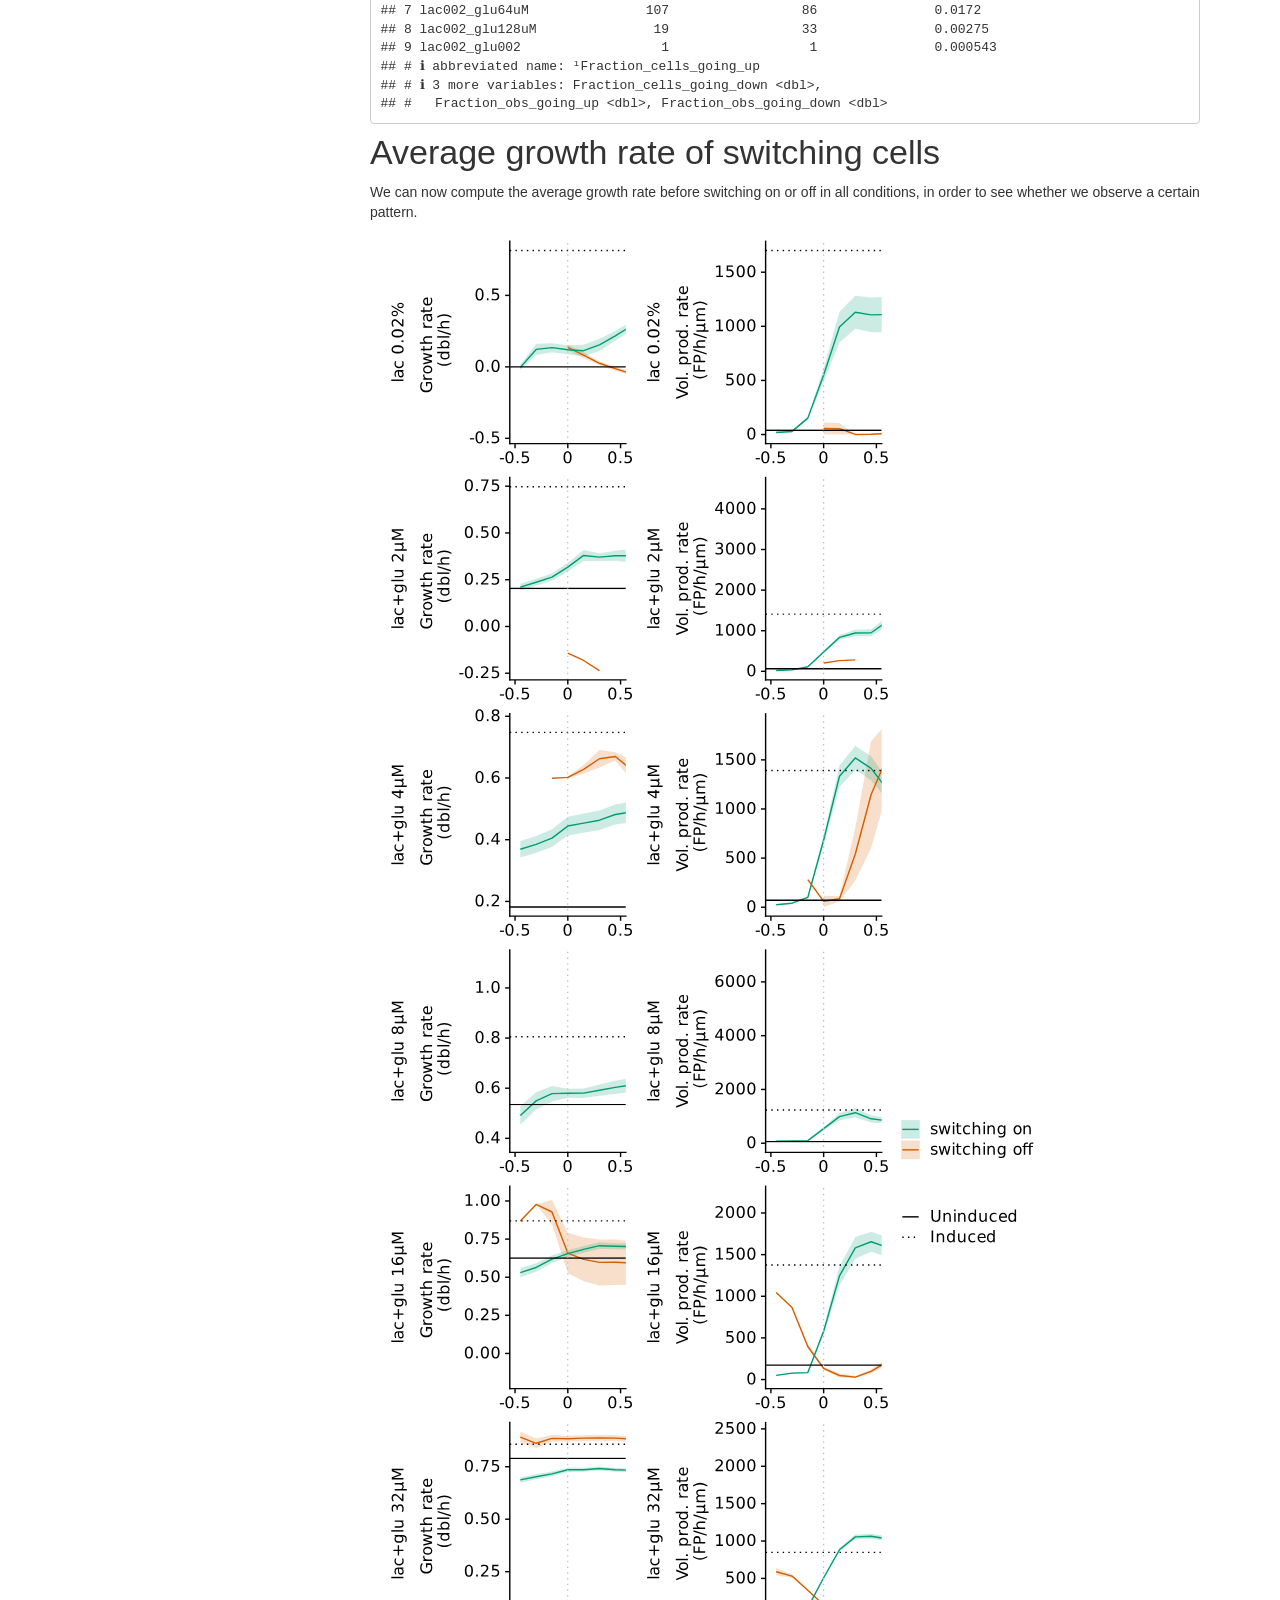
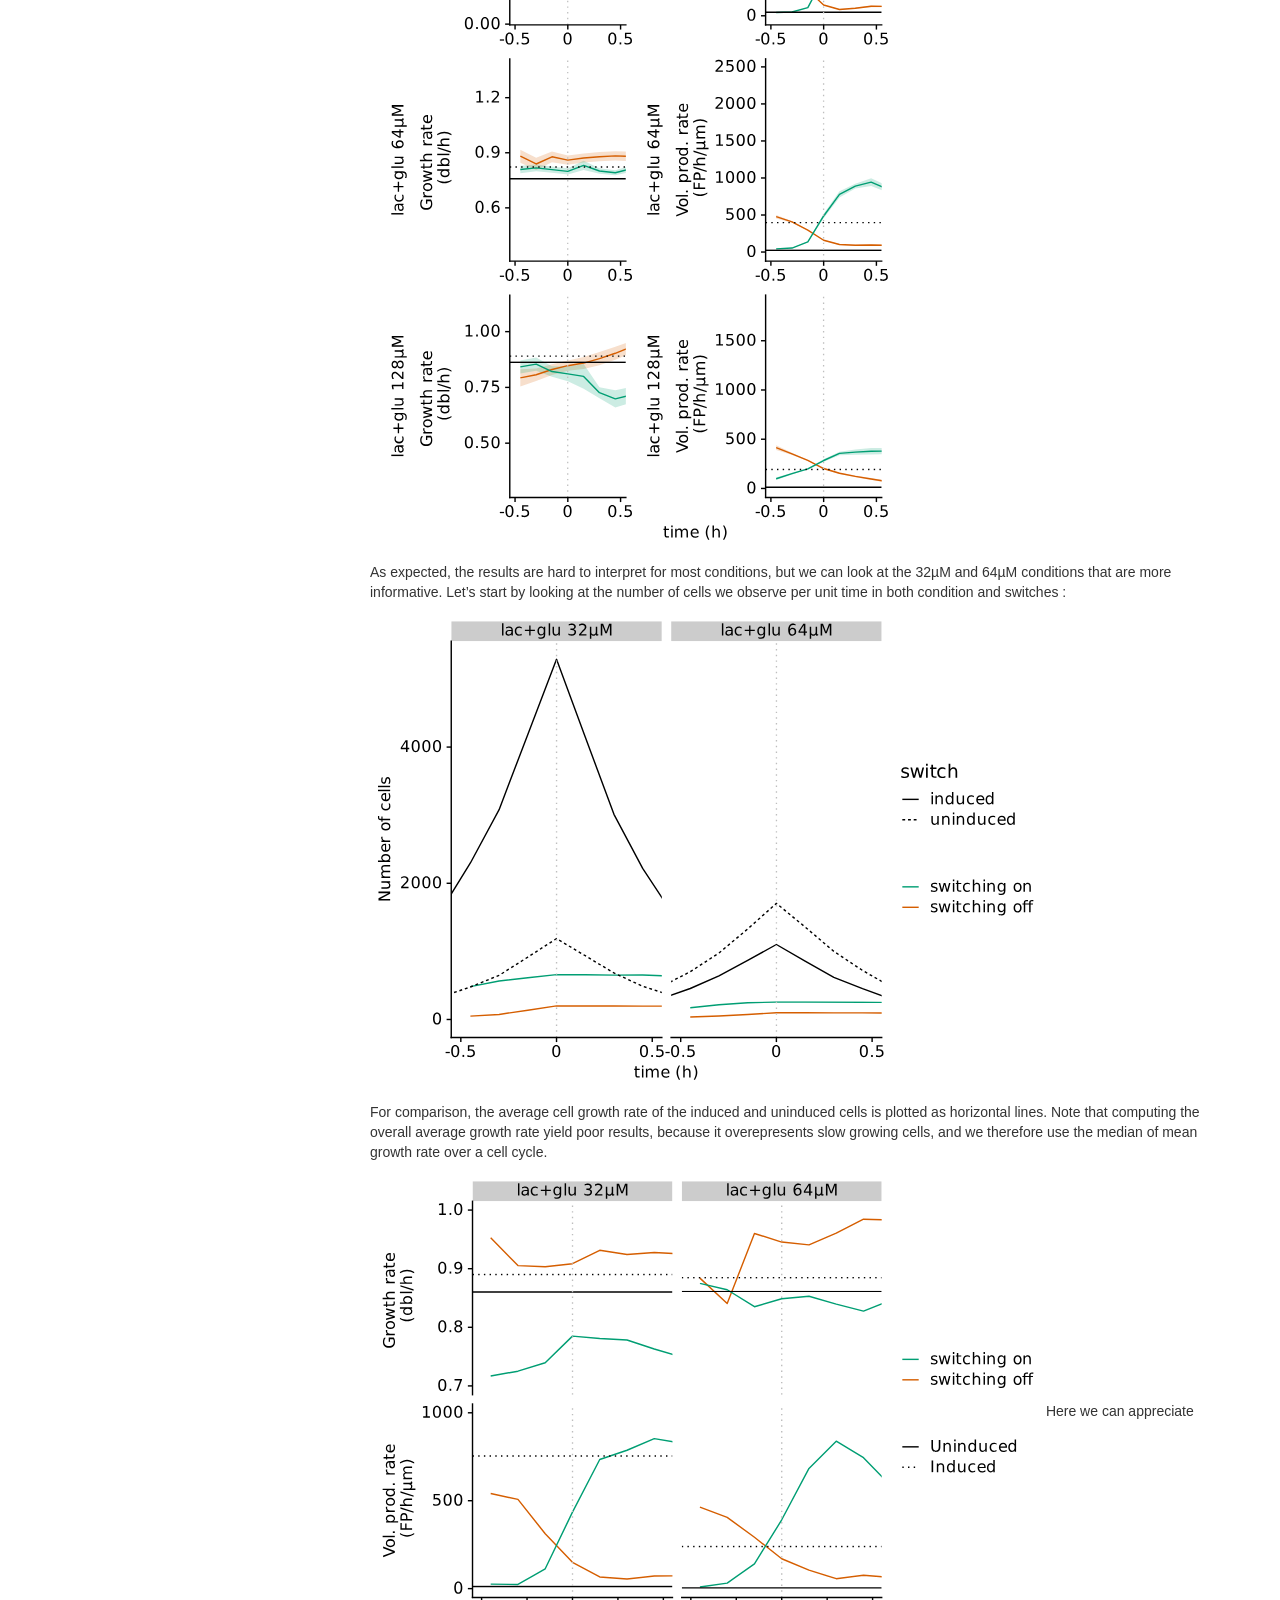
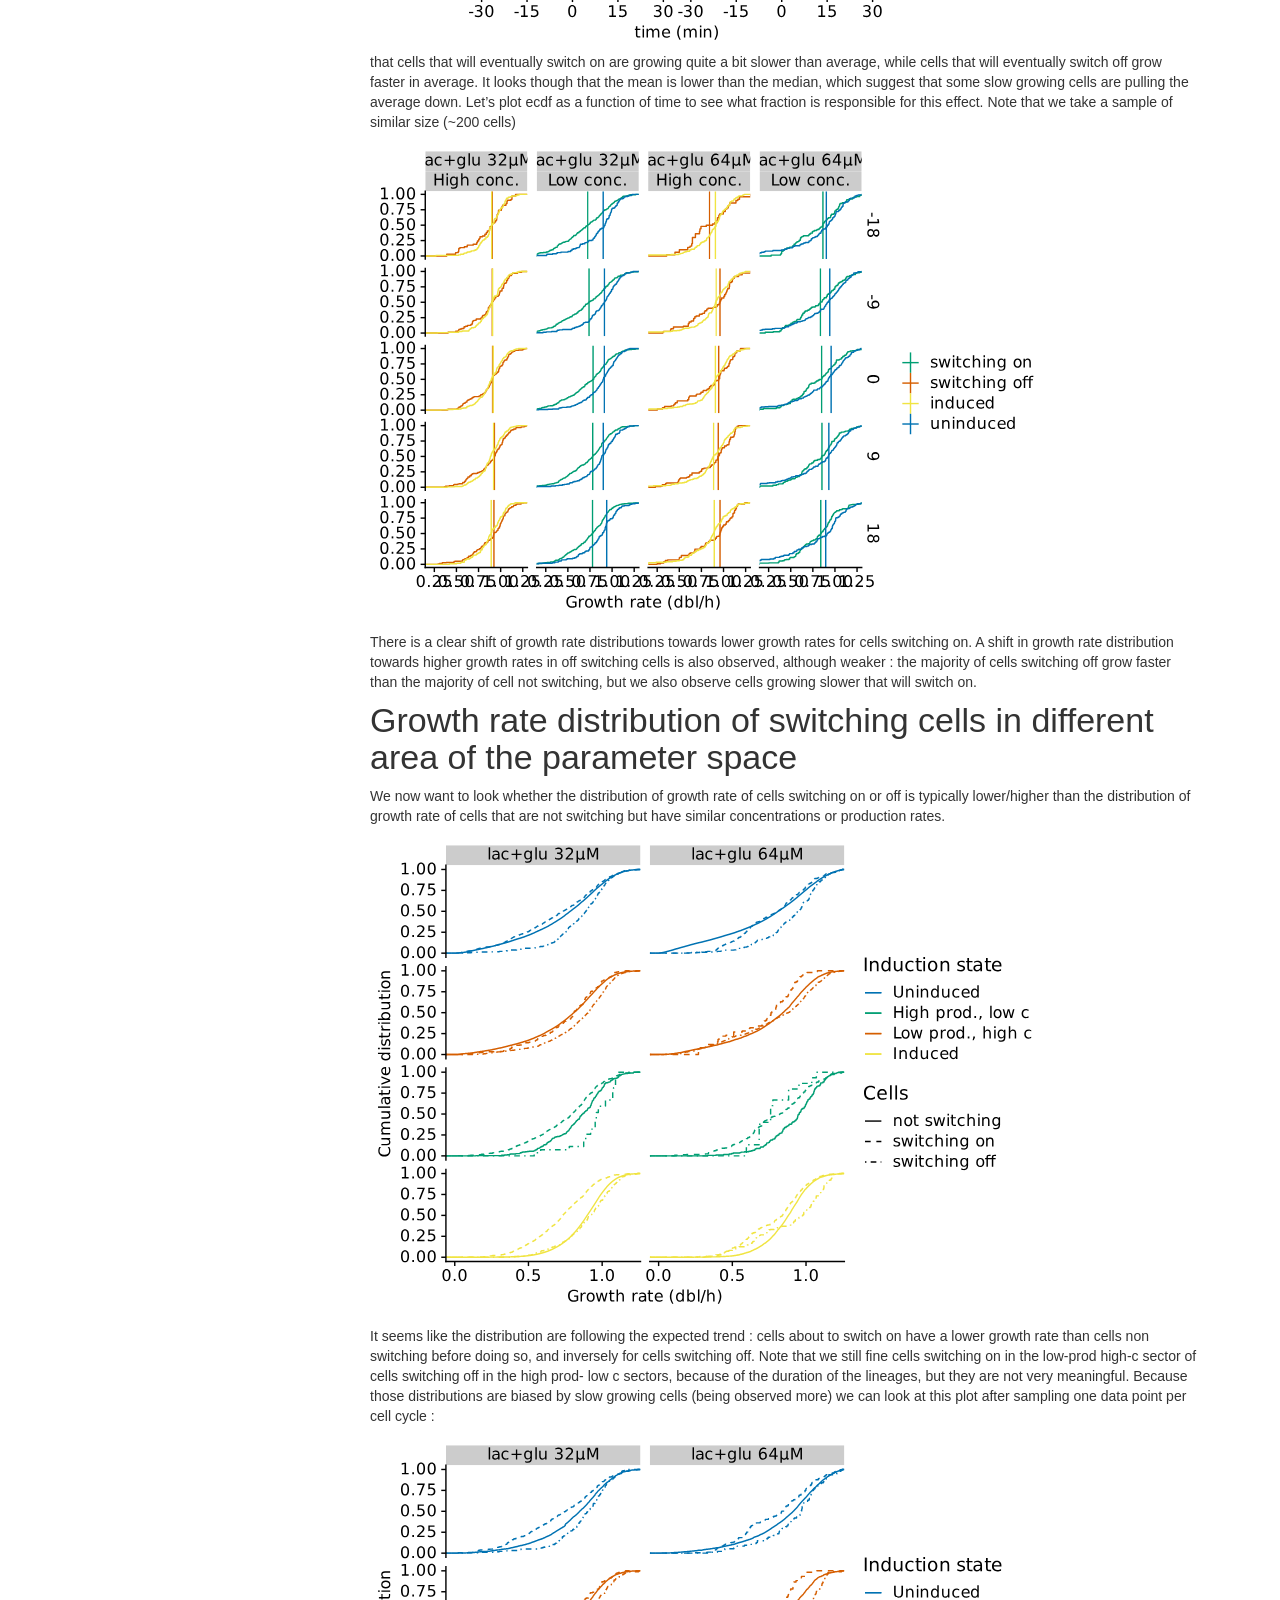
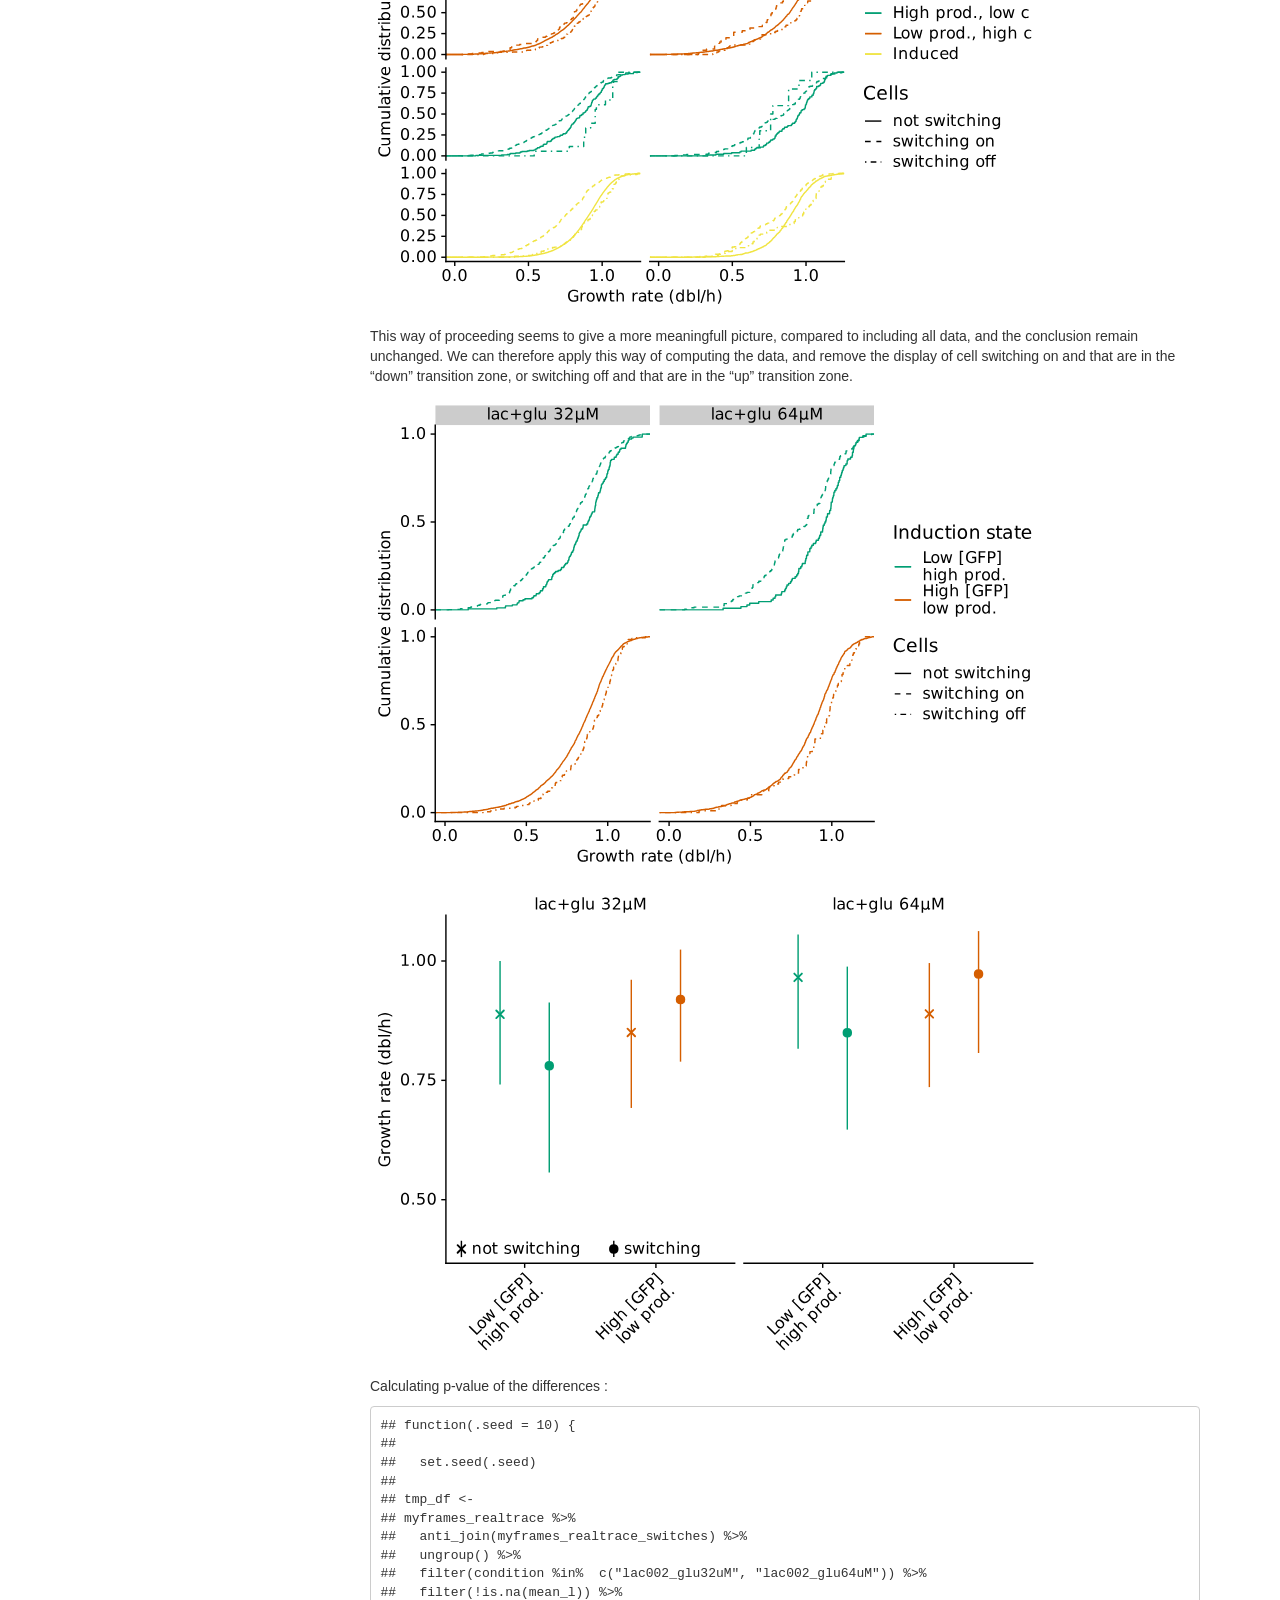
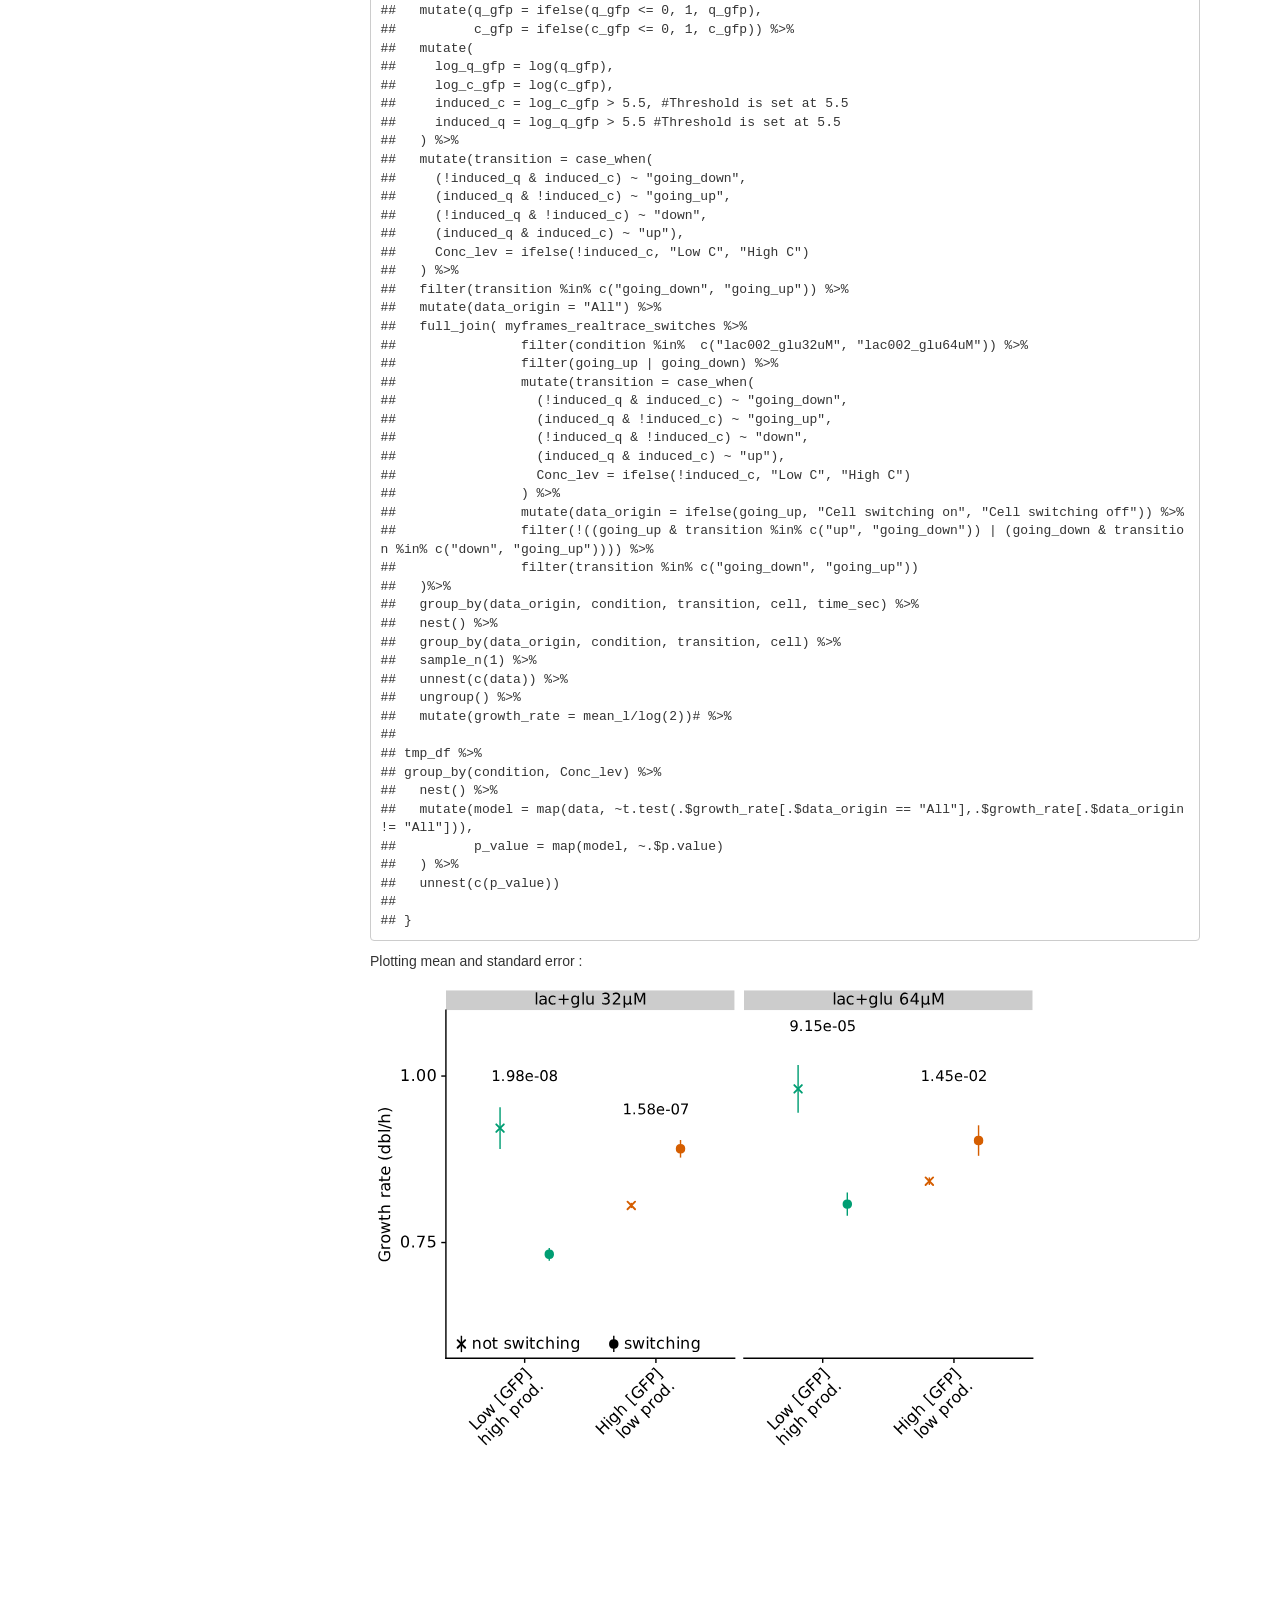
<file: docs-rename/GCS_MoM_lac_SugarsMix_realtrace.html>
<!DOCTYPE html>

<html>

<head>

<meta charset="utf-8" />
<meta name="generator" content="pandoc" />
<meta http-equiv="X-UA-Compatible" content="IE=EDGE" />


<meta name="author" content="Théo Gervais" />


<title>Induction in sugar mixtures: GCS in individual cells</title>

<script src="site_libs/header-attrs-2.27/header-attrs.js"></script>
<script src="site_libs/jquery-3.6.0/jquery-3.6.0.min.js"></script>
<meta name="viewport" content="width=device-width, initial-scale=1" />
<link href="site_libs/bootstrap-3.3.5/css/bootstrap.min.css" rel="stylesheet" />
<script src="site_libs/bootstrap-3.3.5/js/bootstrap.min.js"></script>
<script src="site_libs/bootstrap-3.3.5/shim/html5shiv.min.js"></script>
<script src="site_libs/bootstrap-3.3.5/shim/respond.min.js"></script>
<style>h1 {font-size: 34px;}
       h1.title {font-size: 38px;}
       h2 {font-size: 30px;}
       h3 {font-size: 24px;}
       h4 {font-size: 18px;}
       h5 {font-size: 16px;}
       h6 {font-size: 12px;}
       code {color: inherit; background-color: rgba(0, 0, 0, 0.04);}
       pre:not([class]) { background-color: white }</style>
<script src="site_libs/jqueryui-1.13.2/jquery-ui.min.js"></script>
<link href="site_libs/tocify-1.9.1/jquery.tocify.css" rel="stylesheet" />
<script src="site_libs/tocify-1.9.1/jquery.tocify.js"></script>
<script src="site_libs/navigation-1.1/tabsets.js"></script>
<script src="site_libs/navigation-1.1/codefolding.js"></script>
<link href="site_libs/highlightjs-9.12.0/default.css" rel="stylesheet" />
<script src="site_libs/highlightjs-9.12.0/highlight.js"></script>

<style type="text/css">
  code{white-space: pre-wrap;}
  span.smallcaps{font-variant: small-caps;}
  span.underline{text-decoration: underline;}
  div.column{display: inline-block; vertical-align: top; width: 50%;}
  div.hanging-indent{margin-left: 1.5em; text-indent: -1.5em;}
  ul.task-list{list-style: none;}
    </style>

<style type="text/css">code{white-space: pre;}</style>
<script type="text/javascript">
if (window.hljs) {
  hljs.configure({languages: []});
  hljs.initHighlightingOnLoad();
  if (document.readyState && document.readyState === "complete") {
    window.setTimeout(function() { hljs.initHighlighting(); }, 0);
  }
}
</script>









<style type = "text/css">
.main-container {
  max-width: 940px;
  margin-left: auto;
  margin-right: auto;
}
img {
  max-width:100%;
}
.tabbed-pane {
  padding-top: 12px;
}
.html-widget {
  margin-bottom: 20px;
}
button.code-folding-btn:focus {
  outline: none;
}
summary {
  display: list-item;
}
details > summary > p:only-child {
  display: inline;
}
pre code {
  padding: 0;
}
</style>


<style type="text/css">
.dropdown-submenu {
  position: relative;
}
.dropdown-submenu>.dropdown-menu {
  top: 0;
  left: 100%;
  margin-top: -6px;
  margin-left: -1px;
  border-radius: 0 6px 6px 6px;
}
.dropdown-submenu:hover>.dropdown-menu {
  display: block;
}
.dropdown-submenu>a:after {
  display: block;
  content: " ";
  float: right;
  width: 0;
  height: 0;
  border-color: transparent;
  border-style: solid;
  border-width: 5px 0 5px 5px;
  border-left-color: #cccccc;
  margin-top: 5px;
  margin-right: -10px;
}
.dropdown-submenu:hover>a:after {
  border-left-color: #adb5bd;
}
.dropdown-submenu.pull-left {
  float: none;
}
.dropdown-submenu.pull-left>.dropdown-menu {
  left: -100%;
  margin-left: 10px;
  border-radius: 6px 0 6px 6px;
}
</style>

<script type="text/javascript">
// manage active state of menu based on current page
$(document).ready(function () {
  // active menu anchor
  href = window.location.pathname
  href = href.substr(href.lastIndexOf('/') + 1)
  if (href === "")
    href = "index.html";
  var menuAnchor = $('a[href="' + href + '"]');

  // mark the anchor link active (and if it's in a dropdown, also mark that active)
  var dropdown = menuAnchor.closest('li.dropdown');
  if (window.bootstrap) { // Bootstrap 4+
    menuAnchor.addClass('active');
    dropdown.find('> .dropdown-toggle').addClass('active');
  } else { // Bootstrap 3
    menuAnchor.parent().addClass('active');
    dropdown.addClass('active');
  }

  // Navbar adjustments
  var navHeight = $(".navbar").first().height() + 15;
  var style = document.createElement('style');
  var pt = "padding-top: " + navHeight + "px; ";
  var mt = "margin-top: -" + navHeight + "px; ";
  var css = "";
  // offset scroll position for anchor links (for fixed navbar)
  for (var i = 1; i <= 6; i++) {
    css += ".section h" + i + "{ " + pt + mt + "}\n";
  }
  style.innerHTML = "body {" + pt + "padding-bottom: 40px; }\n" + css;
  document.head.appendChild(style);
});
</script>

<!-- tabsets -->

<style type="text/css">
.tabset-dropdown > .nav-tabs {
  display: inline-table;
  max-height: 500px;
  min-height: 44px;
  overflow-y: auto;
  border: 1px solid #ddd;
  border-radius: 4px;
}

.tabset-dropdown > .nav-tabs > li.active:before, .tabset-dropdown > .nav-tabs.nav-tabs-open:before {
  content: "\e259";
  font-family: 'Glyphicons Halflings';
  display: inline-block;
  padding: 10px;
  border-right: 1px solid #ddd;
}

.tabset-dropdown > .nav-tabs.nav-tabs-open > li.active:before {
  content: "\e258";
  font-family: 'Glyphicons Halflings';
  border: none;
}

.tabset-dropdown > .nav-tabs > li.active {
  display: block;
}

.tabset-dropdown > .nav-tabs > li > a,
.tabset-dropdown > .nav-tabs > li > a:focus,
.tabset-dropdown > .nav-tabs > li > a:hover {
  border: none;
  display: inline-block;
  border-radius: 4px;
  background-color: transparent;
}

.tabset-dropdown > .nav-tabs.nav-tabs-open > li {
  display: block;
  float: none;
}

.tabset-dropdown > .nav-tabs > li {
  display: none;
}
</style>

<!-- code folding -->
<style type="text/css">
.code-folding-btn { margin-bottom: 4px; }
</style>



<style type="text/css">

#TOC {
  margin: 25px 0px 20px 0px;
}
@media (max-width: 768px) {
#TOC {
  position: relative;
  width: 100%;
}
}

@media print {
.toc-content {
  /* see https://github.com/w3c/csswg-drafts/issues/4434 */
  float: right;
}
}

.toc-content {
  padding-left: 30px;
  padding-right: 40px;
}

div.main-container {
  max-width: 1200px;
}

div.tocify {
  width: 20%;
  max-width: 260px;
  max-height: 85%;
}

@media (min-width: 768px) and (max-width: 991px) {
  div.tocify {
    width: 25%;
  }
}

@media (max-width: 767px) {
  div.tocify {
    width: 100%;
    max-width: none;
  }
}

.tocify ul, .tocify li {
  line-height: 20px;
}

.tocify-subheader .tocify-item {
  font-size: 0.90em;
}

.tocify .list-group-item {
  border-radius: 0px;
}


</style>



</head>

<body>


<div class="container-fluid main-container">


<!-- setup 3col/9col grid for toc_float and main content  -->
<div class="row">
<div class="col-xs-12 col-sm-4 col-md-3">
<div id="TOC" class="tocify">
</div>
</div>

<div class="toc-content col-xs-12 col-sm-8 col-md-9">




<div class="navbar navbar-default  navbar-fixed-top" role="navigation">
  <div class="container">
    <div class="navbar-header">
      <button type="button" class="navbar-toggle collapsed" data-toggle="collapse" data-bs-toggle="collapse" data-target="#navbar" data-bs-target="#navbar">
        <span class="icon-bar"></span>
        <span class="icon-bar"></span>
        <span class="icon-bar"></span>
      </button>
      <a class="navbar-brand" href="index.html">Growth-coupled sensitivity of the <i>lac</i> operon in <i>E. coli</i></a>
    </div>
    <div id="navbar" class="navbar-collapse collapse">
      <ul class="nav navbar-nav">
        
      </ul>
      <ul class="nav navbar-nav navbar-right">
        <li class="dropdown">
  <a href="#" class="dropdown-toggle" data-toggle="dropdown" role="button" data-bs-toggle="dropdown" aria-expanded="false">
    Menu
     
    <span class="caret"></span>
  </a>
  <ul class="dropdown-menu" role="menu">
    <li>
      <a href="GCS_MoM_lac_Transient_Arrest.html">Induction during transient growth arrest</a>
    </li>
    <li>
      <a href="GCS_MoM_lac_SugarsMix.html">Induction in sugar mixtures: GCS at the population level</a>
    </li>
    <li>
      <a href="GCS_MoM_lac_SugarsMix_realtrace.html">Induction in sugar mixtures: GCS in individual cells</a>
    </li>
  </ul>
</li>
      </ul>
    </div><!--/.nav-collapse -->
  </div><!--/.container -->
</div><!--/.navbar -->

<div id="header">

<div class="btn-group pull-right float-right">
<button type="button" class="btn btn-default btn-xs btn-secondary btn-sm dropdown-toggle" data-toggle="dropdown" data-bs-toggle="dropdown" aria-haspopup="true" aria-expanded="false"><span>Code</span> <span class="caret"></span></button>
<ul class="dropdown-menu dropdown-menu-right" style="min-width: 50px;">
<li><a id="rmd-show-all-code" href="#">Show All Code</a></li>
<li><a id="rmd-hide-all-code" href="#">Hide All Code</a></li>
</ul>
</div>



<h1 class="title toc-ignore">Induction in sugar mixtures: GCS in
individual cells</h1>
<h4 class="author">Théo Gervais</h4>
<h4 class="date">February, 2025</h4>

</div>


<p>In this notebook, we analyse the growth-coupled sensitivity of the
<em>lac</em> operon to lactose at the single-cell level, when <em>E.
coli</em> grows on mixtures of glucose and lactose at a given
concentration.</p>
<div id="sanity-checks" class="section level1">
<h1>Sanity checks</h1>
<p>We want to start by checking that the growth rates are the ones we
expect to see, in relation with the bulk level analysis</p>
<div id="sanity-check-on-instantaneous-growth-rate-distribution"
class="section level2">
<h2>Sanity check on instantaneous growth rate distribution</h2>
<p><img src="GCS_MoM_lac_SugarsMix_realtrace_files/figure-html/unnamed-chunk-2-1.svg" width="672" /></p>
</div>
<div id="sanity-check-on-average-cell-growth-rate-distribution"
class="section level2">
<h2>Sanity check on average cell growth rate distribution</h2>
<p><img src="GCS_MoM_lac_SugarsMix_realtrace_files/figure-html/unnamed-chunk-3-1.svg" width="672" /></p>
<p>The picture looks very similar to what we previously computed on full
cell cycle growth rates</p>
</div>
</div>
<div id="distibution-of-concentration-and-production-rates"
class="section level1">
<h1>Distibution of concentration and production rates</h1>
<p>To be able to define the switches we want to define thresholds in
terms of concentration and volumic production rates, that separate
induced from non induced cells.</p>
<div id="distribution-of-concentration-induced-vs-non-induced"
class="section level2">
<h2>Distribution of concentration induced vs non induced</h2>
<p><img src="GCS_MoM_lac_SugarsMix_realtrace_files/figure-html/unnamed-chunk-4-1.svg" width="672" /></p>
<p>It looks like the concentration separating non induced from induced
lies between exp(5) (~150 gfp/µm) and exp(6) (~400 gfp/µm). Setting the
threshold at exp(5.5) (~250 gfp/um) therefore sounds sane, and
corresponds to the threshold used this far.</p>
<p>How are the distributions of concentration for induced cells as a
function of the glucose concentration ?
<img src="GCS_MoM_lac_SugarsMix_realtrace_files/figure-html/unnamed-chunk-5-1.svg" width="672" /></p>
</div>
<div id="distribution-of-production-induced-vs-non-induced"
class="section level2">
<h2>Distribution of production induced vs non induced</h2>
<p><img src="GCS_MoM_lac_SugarsMix_realtrace_files/figure-html/unnamed-chunk-6-1.svg" width="672" /></p>
<p>Similarly, the production separating the uninduced from the induced
state lies between exp(5) (~150 gfp/h/µm) and exp(6) (~400 gfp/h/µm)</p>
<p>How are the distributions of production for induced cells as a
function of the glucose concentration ?
<img src="GCS_MoM_lac_SugarsMix_realtrace_files/figure-html/unnamed-chunk-7-1.svg" width="672" /></p>
</div>
</div>
<div id="defining-real-switches" class="section level1">
<h1>Defining real switches</h1>
<div id="switching-traces" class="section level2">
<h2>Switching traces</h2>
<p>We observe that, in conditions where the growth rate achieved on
lactose and on glucose are the same, cells can switch on and off during
the experiments, while in other conditions, cells only switch on at the
beginning of the switch (here only mother cells are shown) :</p>
<p><img src="GCS_MoM_lac_SugarsMix_realtrace_files/figure-html/unnamed-chunk-8-1.svg" width="672" /></p>
<p>Let’s zoom on the 64µM condition :</p>
<p><img src="GCS_MoM_lac_SugarsMix_realtrace_files/figure-html/unnamed-chunk-9-1.svg" width="672" /></p>
<p><img src="GCS_MoM_lac_SugarsMix_realtrace_files/figure-html/unnamed-chunk-10-1.svg" width="672" /></p>
</div>
<div id="production-vs-concentration-plots" class="section level2">
<h2>Production VS concentration plots</h2>
<p>We want to call a cell switching based on its trajectory on a
concentration-vs-production plot : long escapes leading to going from
high production high concentration to low production low concentration,
or the other way around, should be called switches.</p>
<p>The cells having a “real” switch should be a sub-group of the cells
that go out in the region of log_c &gt; 5.5 and log_q &lt; 5.5 or the
region log_c &lt; 5.5 &amp; log_q &gt; 5.5.</p>
<p><img src="GCS_MoM_lac_SugarsMix_realtrace_files/figure-html/unnamed-chunk-11-1.svg" width="672" /></p>
<p>Let’s see what it looks like if we naively plot this for all cells in
the transitions area :</p>
<p><img src="GCS_MoM_lac_SugarsMix_realtrace_files/figure-html/unnamed-chunk-12-1.svg" width="672" /></p>
<p>Taking only cells in the transitions area is not enough because most
switches take more time than a single cell cycles, we therefore need to
aggregate cell cycles</p>
<div id="switching-lineage" class="section level3">
<h3>Switching lineage</h3>
<p>We first need to create a dataset containing the lineages that are
switching. We allow the traces to be expanded 1h around the times of the
switch (in the high c - high q or low c - low q area).</p>
<p>Switches off are defined as any cell traces that start on the top
right corner of the c-vs-q parameter spaces, and end in the bottom left
corner.</p>
<p><img src="GCS_MoM_lac_SugarsMix_realtrace_files/figure-html/unnamed-chunk-14-1.svg" width="672" /></p>
<p>Similarly, switches on are defined as any cell traces that start on
the bottom left corner of the c-vs-q parameter spaces, and end in the
top right corner.</p>
<p><img src="GCS_MoM_lac_SugarsMix_realtrace_files/figure-html/unnamed-chunk-15-1.svg" width="672" /></p>
<p>The switches are coherent with what we try to achieve. We can look,
for cells at steady state (after 5h), in various conditions, what
fraction of cells are going up or down in different conditions</p>
<pre><code>## # A tibble: 9 × 7
##   condition       n_cells_going_up n_cells_going_down Fraction_cells_going…¹
##   &lt;fct&gt;                      &lt;int&gt;              &lt;int&gt;                  &lt;dbl&gt;
## 1 lac002                         4                  2               0.00392 
## 2 lac002_glu2uM                 20                  1               0.0324  
## 3 lac002_glu4uM                 11                  1               0.0148  
## 4 lac002_glu8uM                  3                  1               0.00473 
## 5 lac002_glu16uM                 7                  2               0.00207 
## 6 lac002_glu32uM               270                151               0.0231  
## 7 lac002_glu64uM               107                 86               0.0172  
## 8 lac002_glu128uM               19                 33               0.00275 
## 9 lac002_glu002                  1                  1               0.000543
## # ℹ abbreviated name: ¹​Fraction_cells_going_up
## # ℹ 3 more variables: Fraction_cells_going_down &lt;dbl&gt;,
## #   Fraction_obs_going_up &lt;dbl&gt;, Fraction_obs_going_down &lt;dbl&gt;</code></pre>
</div>
</div>
</div>
<div id="average-growth-rate-of-switching-cells" class="section level1">
<h1>Average growth rate of switching cells</h1>
<p>We can now compute the average growth rate before switching on or off
in all conditions, in order to see whether we observe a certain
pattern.</p>
<p><img src="GCS_MoM_lac_SugarsMix_realtrace_files/figure-html/unnamed-chunk-17-1.svg" width="672" /></p>
<p>As expected, the results are hard to interpret for most conditions,
but we can look at the 32µM and 64µM conditions that are more
informative. Let’s start by looking at the number of cells we observe
per unit time in both condition and switches :</p>
<p><img src="GCS_MoM_lac_SugarsMix_realtrace_files/figure-html/unnamed-chunk-18-1.svg" width="672" /></p>
<p>For comparison, the average cell growth rate of the induced and
uninduced cells is plotted as horizontal lines. Note that computing the
overall average growth rate yield poor results, because it overepresents
slow growing cells, and we therefore use the median of mean growth rate
over a cell cycle.</p>
<p><img src="GCS_MoM_lac_SugarsMix_realtrace_files/figure-html/unnamed-chunk-19-1.svg" width="672" />
Here we can appreciate that cells that will eventually switch on are
growing quite a bit slower than average, while cells that will
eventually switch off grow faster in average. It looks though that the
mean is lower than the median, which suggest that some slow growing
cells are pulling the average down. Let’s plot ecdf as a function of
time to see what fraction is responsible for this effect. Note that we
take a sample of similar size (~200 cells)</p>
<p><img src="GCS_MoM_lac_SugarsMix_realtrace_files/figure-html/unnamed-chunk-20-1.svg" width="672" /></p>
<p>There is a clear shift of growth rate distributions towards lower
growth rates for cells switching on. A shift in growth rate distribution
towards higher growth rates in off switching cells is also observed,
although weaker : the majority of cells switching off grow faster than
the majority of cell not switching, but we also observe cells growing
slower that will switch on.</p>
</div>
<div
id="growth-rate-distribution-of-switching-cells-in-different-area-of-the-parameter-space"
class="section level1">
<h1>Growth rate distribution of switching cells in different area of the
parameter space</h1>
<p>We now want to look whether the distribution of growth rate of cells
switching on or off is typically lower/higher than the distribution of
growth rate of cells that are not switching but have similar
concentrations or production rates.</p>
<p><img src="GCS_MoM_lac_SugarsMix_realtrace_files/figure-html/unnamed-chunk-21-1.svg" width="672" /></p>
<p>It seems like the distribution are following the expected trend :
cells about to switch on have a lower growth rate than cells non
switching before doing so, and inversely for cells switching off. Note
that we still fine cells switching on in the low-prod high-c sector of
cells switching off in the high prod- low c sectors, because of the
duration of the lineages, but they are not very meaningful. Because
those distributions are biased by slow growing cells (being observed
more) we can look at this plot after sampling one data point per cell
cycle :</p>
<p><img src="GCS_MoM_lac_SugarsMix_realtrace_files/figure-html/unnamed-chunk-22-1.svg" width="672" /></p>
<p>This way of proceeding seems to give a more meaningfull picture,
compared to including all data, and the conclusion remain unchanged. We
can therefore apply this way of computing the data, and remove the
display of cell switching on and that are in the “down” transition zone,
or switching off and that are in the “up” transition zone.</p>
<p><img src="GCS_MoM_lac_SugarsMix_realtrace_files/figure-html/unnamed-chunk-23-1.svg" width="672" /></p>
<p><img src="GCS_MoM_lac_SugarsMix_realtrace_files/figure-html/unnamed-chunk-24-1.svg" width="672" /></p>
<p>Calculating p-value of the differences :</p>
<pre><code>## function(.seed = 10) {
##   
##   set.seed(.seed)
## 
## tmp_df &lt;- 
## myframes_realtrace %&gt;% 
##   anti_join(myframes_realtrace_switches) %&gt;% 
##   ungroup() %&gt;% 
##   filter(condition %in%  c(&quot;lac002_glu32uM&quot;, &quot;lac002_glu64uM&quot;)) %&gt;% 
##   filter(!is.na(mean_l)) %&gt;% 
##   mutate(q_gfp = ifelse(q_gfp &lt;= 0, 1, q_gfp),
##          c_gfp = ifelse(c_gfp &lt;= 0, 1, c_gfp)) %&gt;% 
##   mutate(
##     log_q_gfp = log(q_gfp),
##     log_c_gfp = log(c_gfp),
##     induced_c = log_c_gfp &gt; 5.5, #Threshold is set at 5.5
##     induced_q = log_q_gfp &gt; 5.5 #Threshold is set at 5.5
##   ) %&gt;%
##   mutate(transition = case_when(
##     (!induced_q &amp; induced_c) ~ &quot;going_down&quot;, 
##     (induced_q &amp; !induced_c) ~ &quot;going_up&quot;,
##     (!induced_q &amp; !induced_c) ~ &quot;down&quot;, 
##     (induced_q &amp; induced_c) ~ &quot;up&quot;),
##     Conc_lev = ifelse(!induced_c, &quot;Low C&quot;, &quot;High C&quot;)
##   ) %&gt;%
##   filter(transition %in% c(&quot;going_down&quot;, &quot;going_up&quot;)) %&gt;% 
##   mutate(data_origin = &quot;All&quot;) %&gt;% 
##   full_join( myframes_realtrace_switches %&gt;%
##                filter(condition %in%  c(&quot;lac002_glu32uM&quot;, &quot;lac002_glu64uM&quot;)) %&gt;%
##                filter(going_up | going_down) %&gt;%
##                mutate(transition = case_when(
##                  (!induced_q &amp; induced_c) ~ &quot;going_down&quot;,
##                  (induced_q &amp; !induced_c) ~ &quot;going_up&quot;,
##                  (!induced_q &amp; !induced_c) ~ &quot;down&quot;,
##                  (induced_q &amp; induced_c) ~ &quot;up&quot;),
##                  Conc_lev = ifelse(!induced_c, &quot;Low C&quot;, &quot;High C&quot;)
##                ) %&gt;%
##                mutate(data_origin = ifelse(going_up, &quot;Cell switching on&quot;, &quot;Cell switching off&quot;)) %&gt;%
##                filter(!((going_up &amp; transition %in% c(&quot;up&quot;, &quot;going_down&quot;)) | (going_down &amp; transition %in% c(&quot;down&quot;, &quot;going_up&quot;)))) %&gt;%
##                filter(transition %in% c(&quot;going_down&quot;, &quot;going_up&quot;)) 
##   )%&gt;%
##   group_by(data_origin, condition, transition, cell, time_sec) %&gt;%
##   nest() %&gt;%
##   group_by(data_origin, condition, transition, cell) %&gt;%
##   sample_n(1) %&gt;%
##   unnest(c(data)) %&gt;%
##   ungroup() %&gt;%
##   mutate(growth_rate = mean_l/log(2))# %&gt;%
## 
## tmp_df %&gt;% 
## group_by(condition, Conc_lev) %&gt;% 
##   nest() %&gt;% 
##   mutate(model = map(data, ~t.test(.$growth_rate[.$data_origin == &quot;All&quot;],.$growth_rate[.$data_origin != &quot;All&quot;])),
##          p_value = map(model, ~.$p.value)
##   ) %&gt;% 
##   unnest(c(p_value))
## 
## }</code></pre>
<p>Plotting mean and standard error :</p>
<p><img src="GCS_MoM_lac_SugarsMix_realtrace_files/figure-html/unnamed-chunk-26-1.svg" width="672" /></p>
<!-- # Final figures -->
<!-- We get the final figure panels for the main figure  : -->
<!-- ```{r, fig.height=18} -->
<!-- cowplot::plot_grid( -->
<!--   cowplot::plot_grid( -->
<!--     fig_singlecell_GCS_D, -->
<!--     fig_singlecell_GCS_E, labels = c("D","E"), ncol = 2, rel_widths = c(0.5, 0.5)), -->
<!--   fig_singlecell_GCS_F, labels = c("","F"), ncol = 2, rel_widths = c(0.65, 0.35)) -->
<!-- ggsave("~/R_projects/GCS_MoM_lac_GAUSSIAN_Processing/Summaries_reports/Fig_GCS_singlecell_median_quartiles.pdf", width=4.75 * 14/7, height=(4.75 * 14/7)/3.6, units = c("in")) -->
<!-- ``` -->
<!-- And the final suppfig  : -->
<!-- ```{r, fig.height=18} -->
<!-- cowplot::plot_grid( -->
<!--   supfig_singlecell_GCS_A, labels = c("A","B"), nrow = 2, rel_heights = c(0.55, 0.45), -->
<!--   supfig_singlecell_GCS_B) -->
<!-- ggsave("~/R_projects/GCS_MoM_lac_GAUSSIAN_Processing/Summaries_reports/SupFig_GCS_singlecell.pdf", width=4.75 * 14/7, height=(4.75 * 14/7)/1.75, units = c("in")) -->
<!-- cowplot::plot_grid( -->
<!--   supfig_singlecell_GCS_A, labels = c("A",""), nrow = 2, rel_heights = c(0.55, 0.45), -->
<!--   cowplot::plot_grid( -->
<!--     supfig_singlecell_GCS_B, -->
<!--     supfig_singlecell_GCS_C, labels = c("B","C"), ncol = 2, rel_widths = c(0.6, 0.4))) -->
<!-- ggsave("~/R_projects/GCS_MoM_lac_GAUSSIAN_Processing/Summaries_reports/SupFig_GCS_singlecell_3panel.pdf", width=4.75 * 14/7, height=(4.75 * 14/7)/1.75, units = c("in")) -->
<!-- ``` -->
</div>



</div>
</div>

</div>

<script>

// add bootstrap table styles to pandoc tables
function bootstrapStylePandocTables() {
  $('tr.odd').parent('tbody').parent('table').addClass('table table-condensed');
}
$(document).ready(function () {
  bootstrapStylePandocTables();
});


</script>

<!-- tabsets -->

<script>
$(document).ready(function () {
  window.buildTabsets("TOC");
});

$(document).ready(function () {
  $('.tabset-dropdown > .nav-tabs > li').click(function () {
    $(this).parent().toggleClass('nav-tabs-open');
  });
});
</script>

<!-- code folding -->
<script>
$(document).ready(function () {
  window.initializeCodeFolding("hide" === "show");
});
</script>

<script>
$(document).ready(function ()  {

    // temporarily add toc-ignore selector to headers for the consistency with Pandoc
    $('.unlisted.unnumbered').addClass('toc-ignore')

    // move toc-ignore selectors from section div to header
    $('div.section.toc-ignore')
        .removeClass('toc-ignore')
        .children('h1,h2,h3,h4,h5').addClass('toc-ignore');

    // establish options
    var options = {
      selectors: "h1,h2,h3",
      theme: "bootstrap3",
      context: '.toc-content',
      hashGenerator: function (text) {
        return text.replace(/[.\\/?&!#<>]/g, '').replace(/\s/g, '_');
      },
      ignoreSelector: ".toc-ignore",
      scrollTo: 0
    };
    options.showAndHide = true;
    options.smoothScroll = true;

    // tocify
    var toc = $("#TOC").tocify(options).data("toc-tocify");
});
</script>

<!-- dynamically load mathjax for compatibility with self-contained -->
<script>
  (function () {
    var script = document.createElement("script");
    script.type = "text/javascript";
    script.src  = "https://mathjax.rstudio.com/latest/MathJax.js?config=TeX-AMS-MML_HTMLorMML";
    document.getElementsByTagName("head")[0].appendChild(script);
  })();
</script>

</body>
</html>
</file>
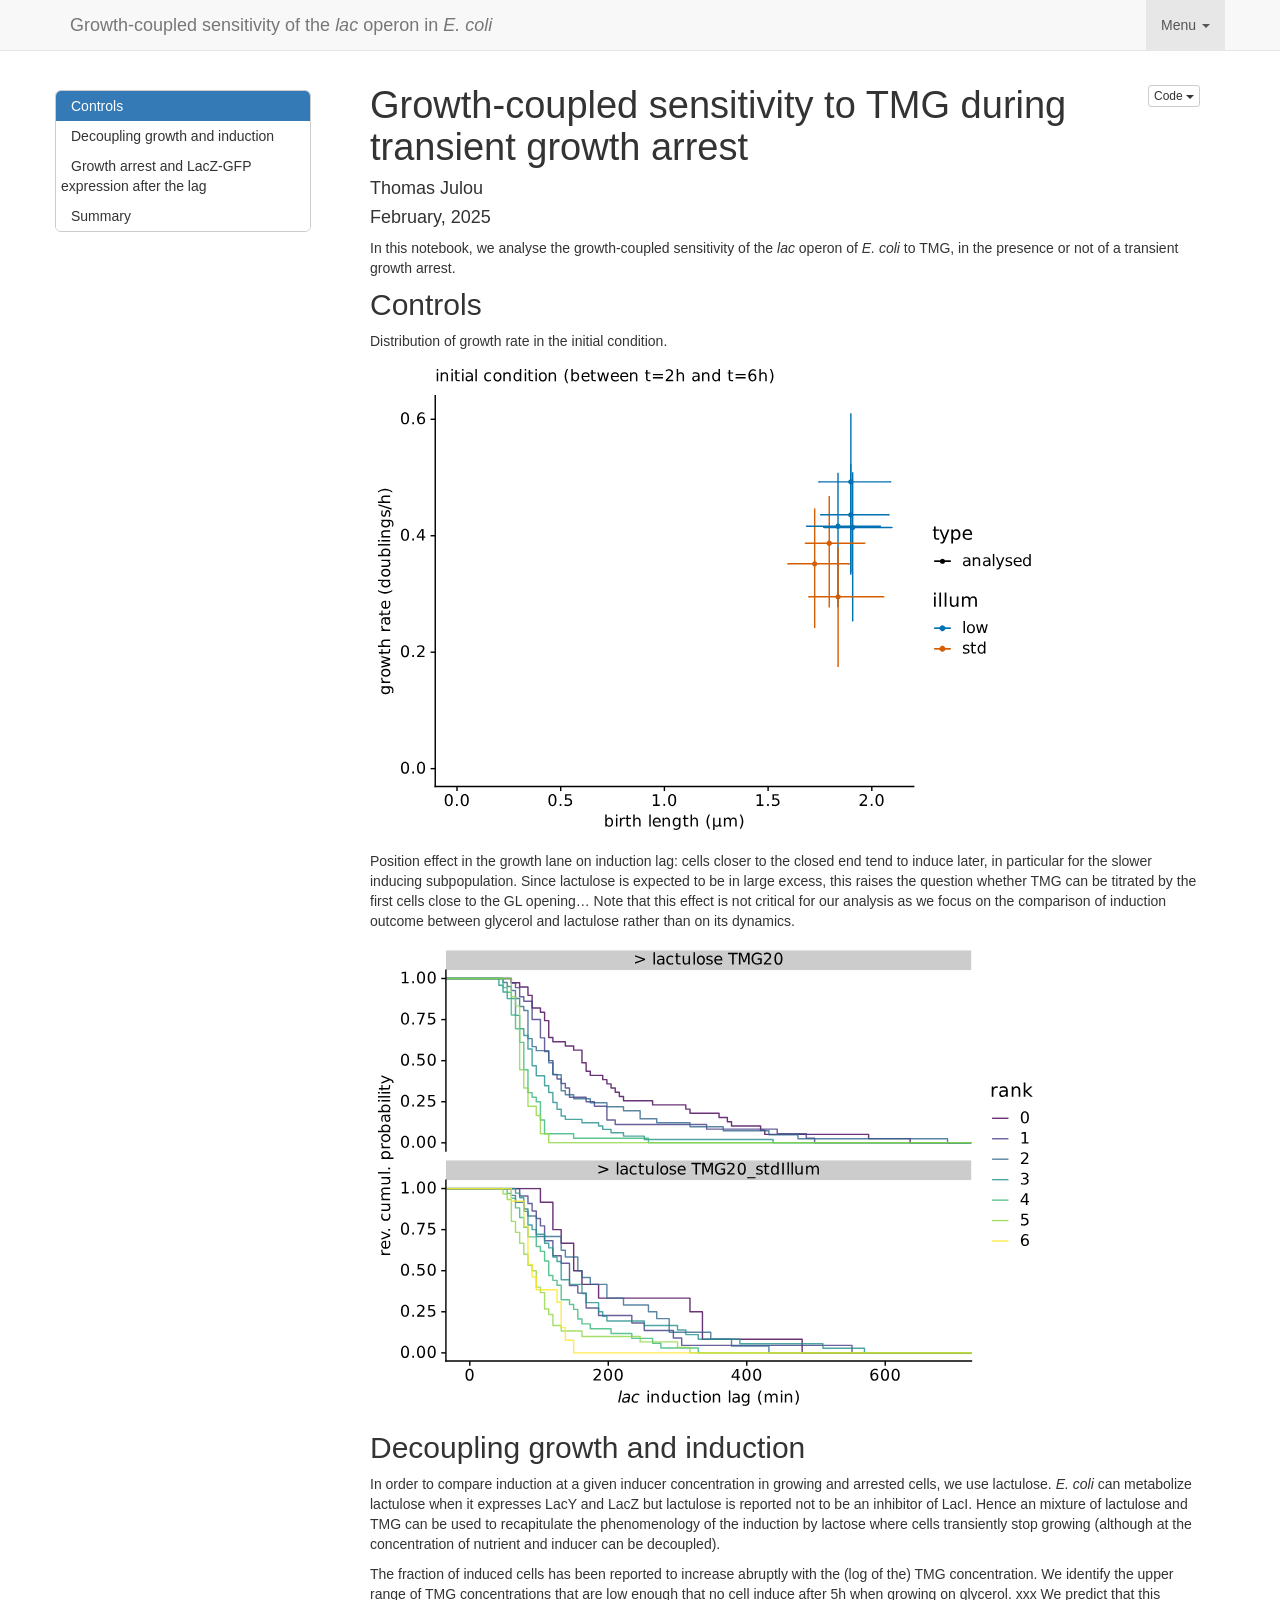
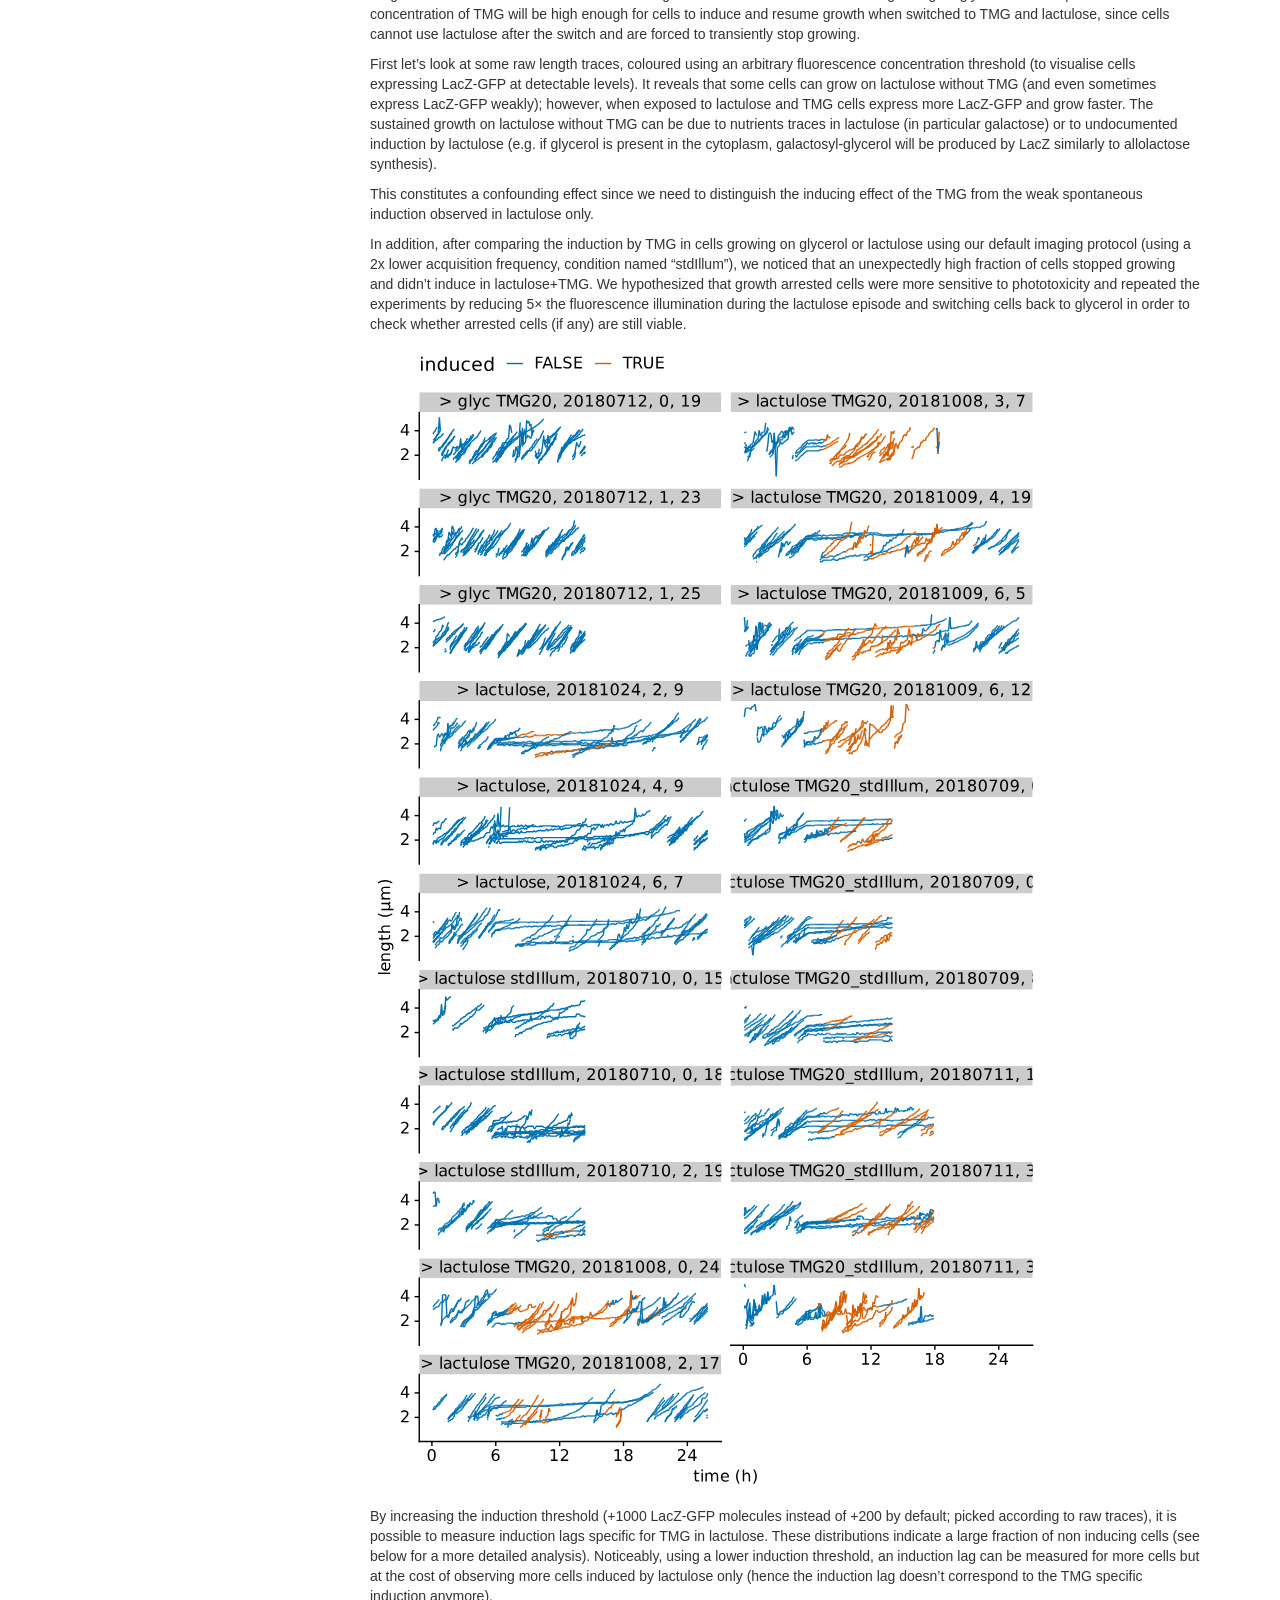
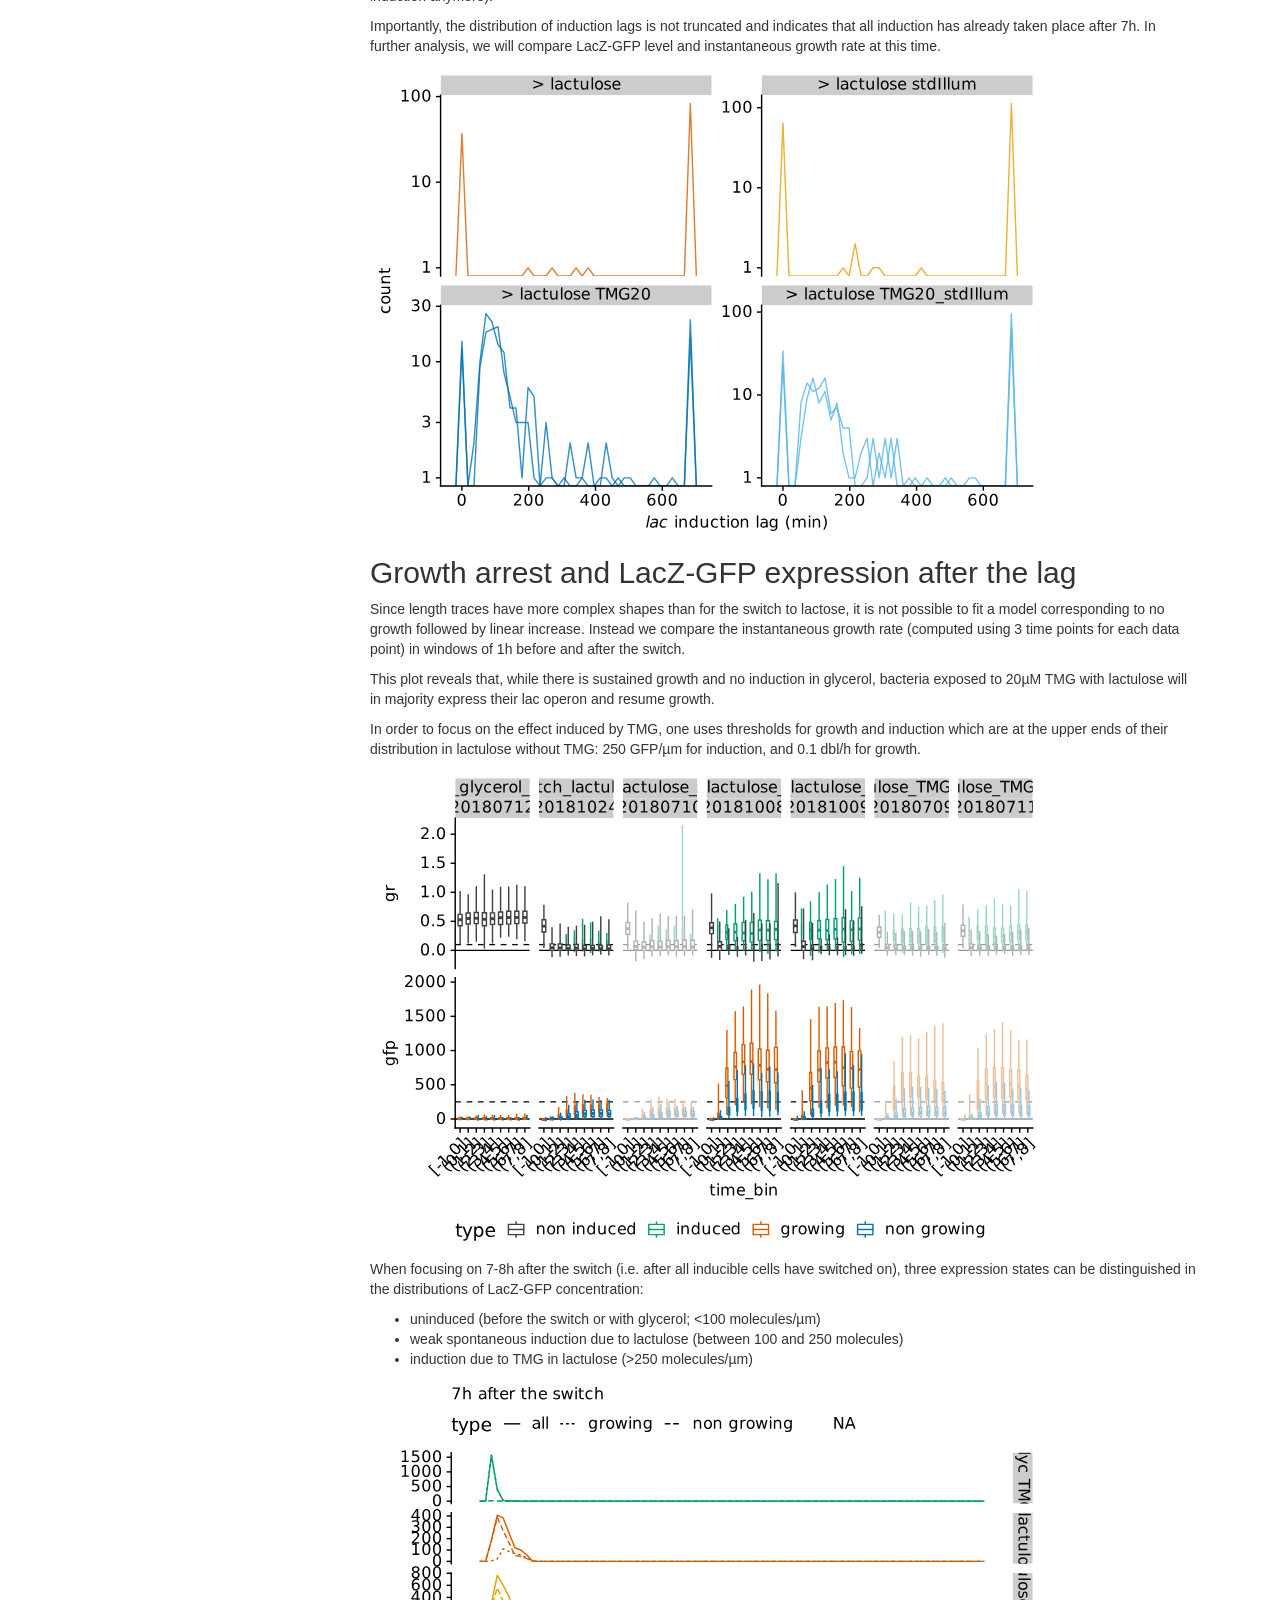
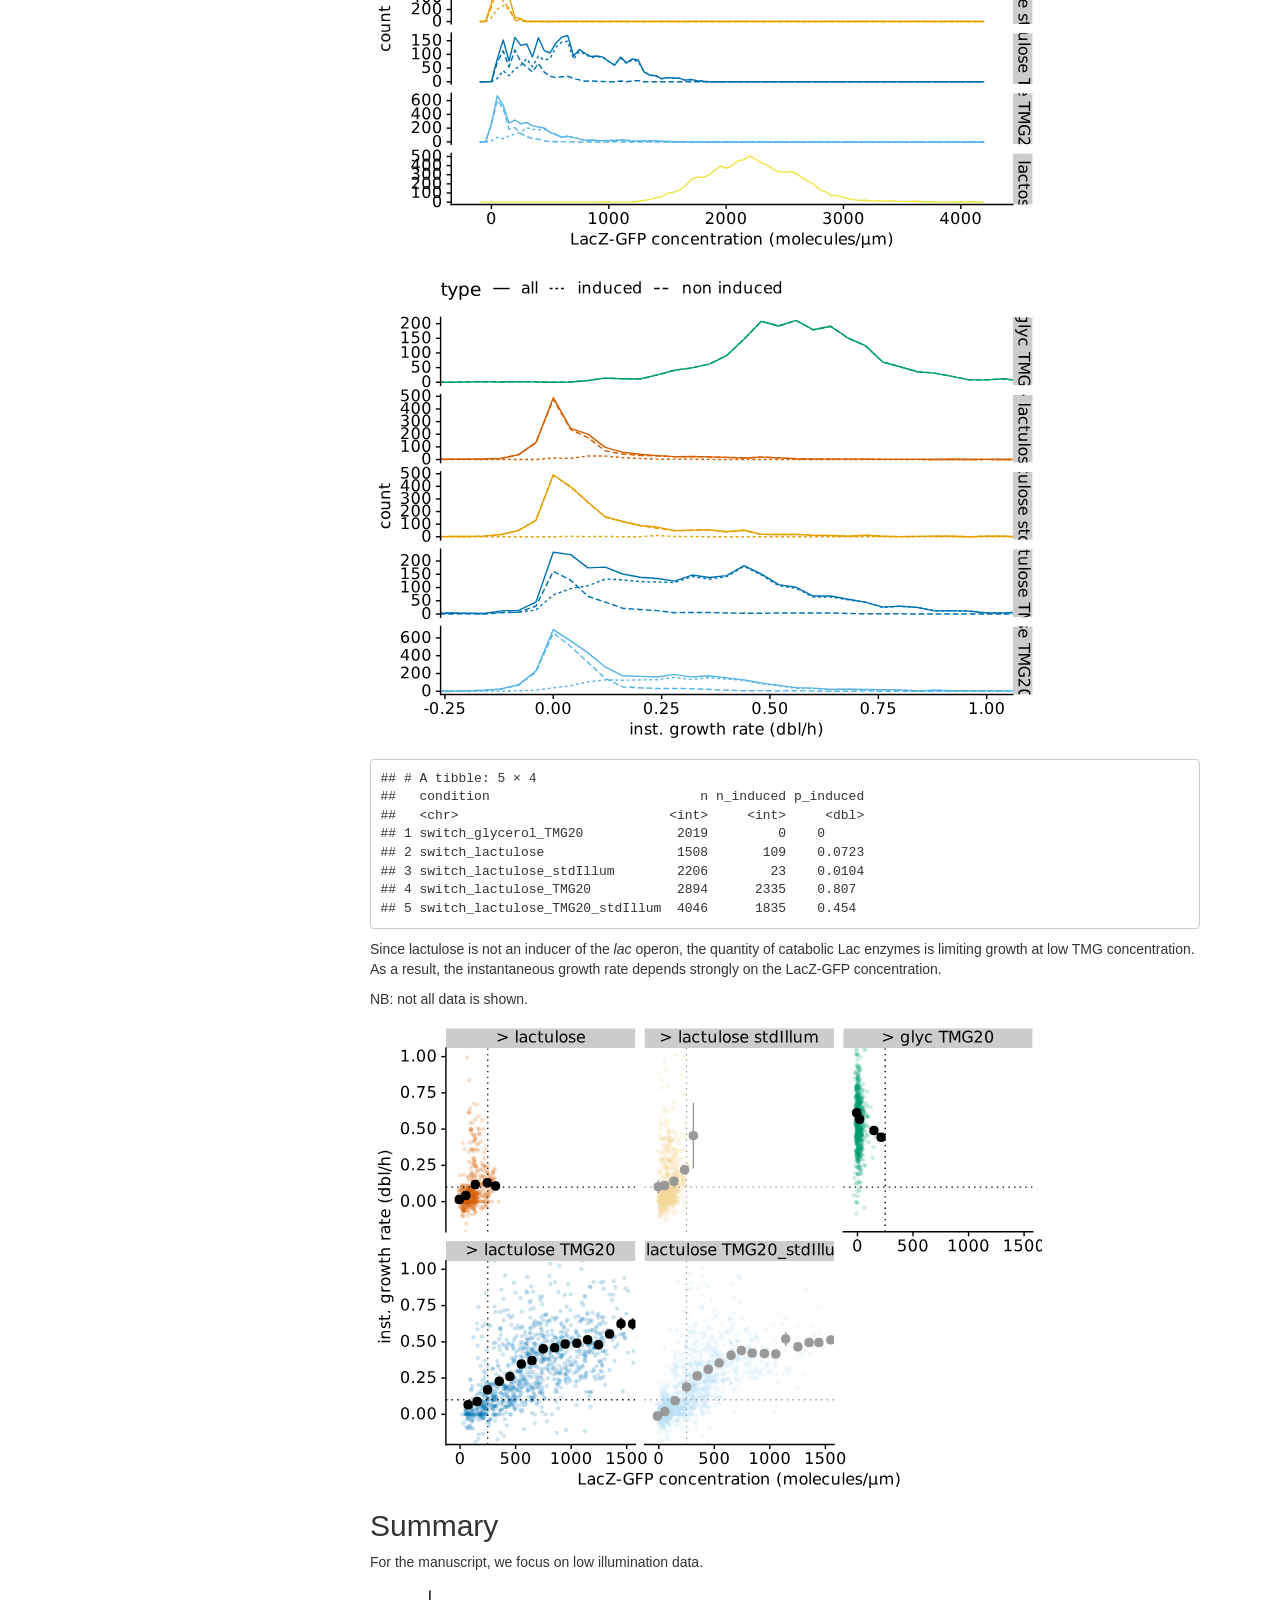
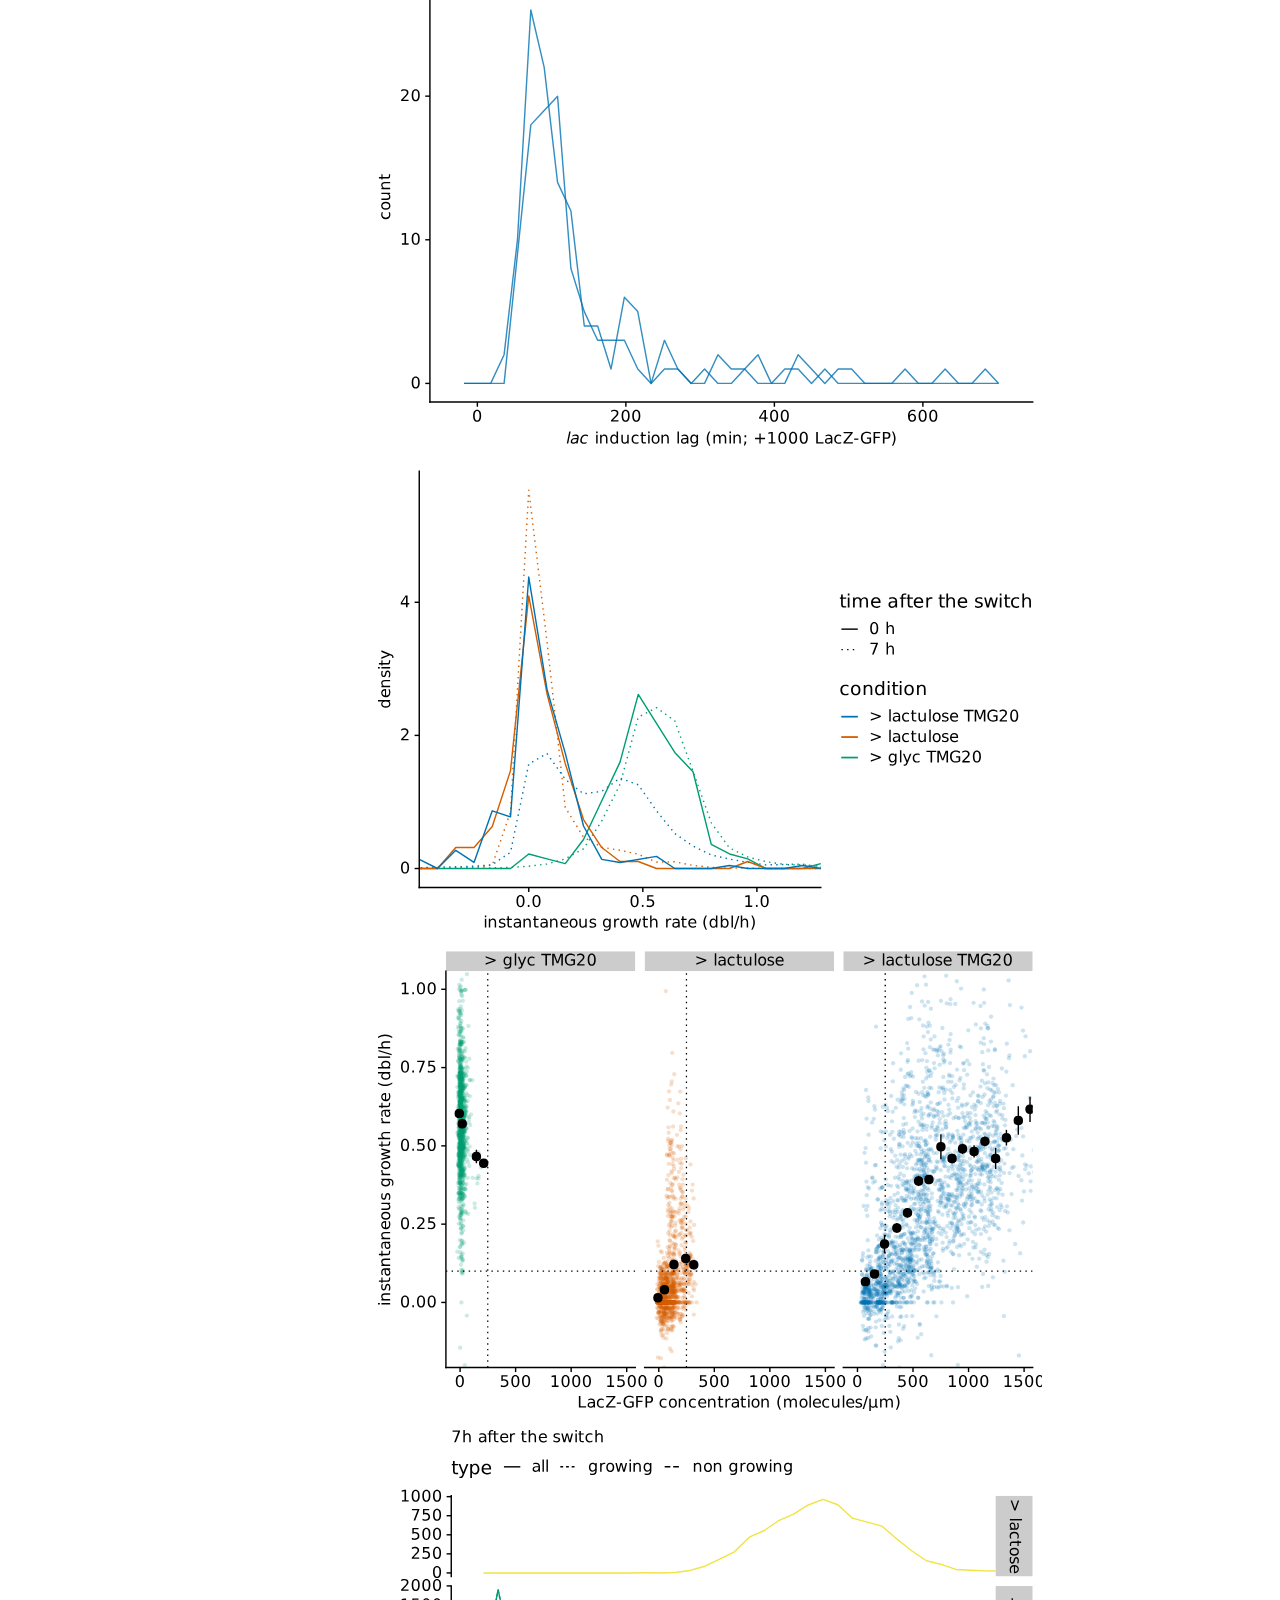
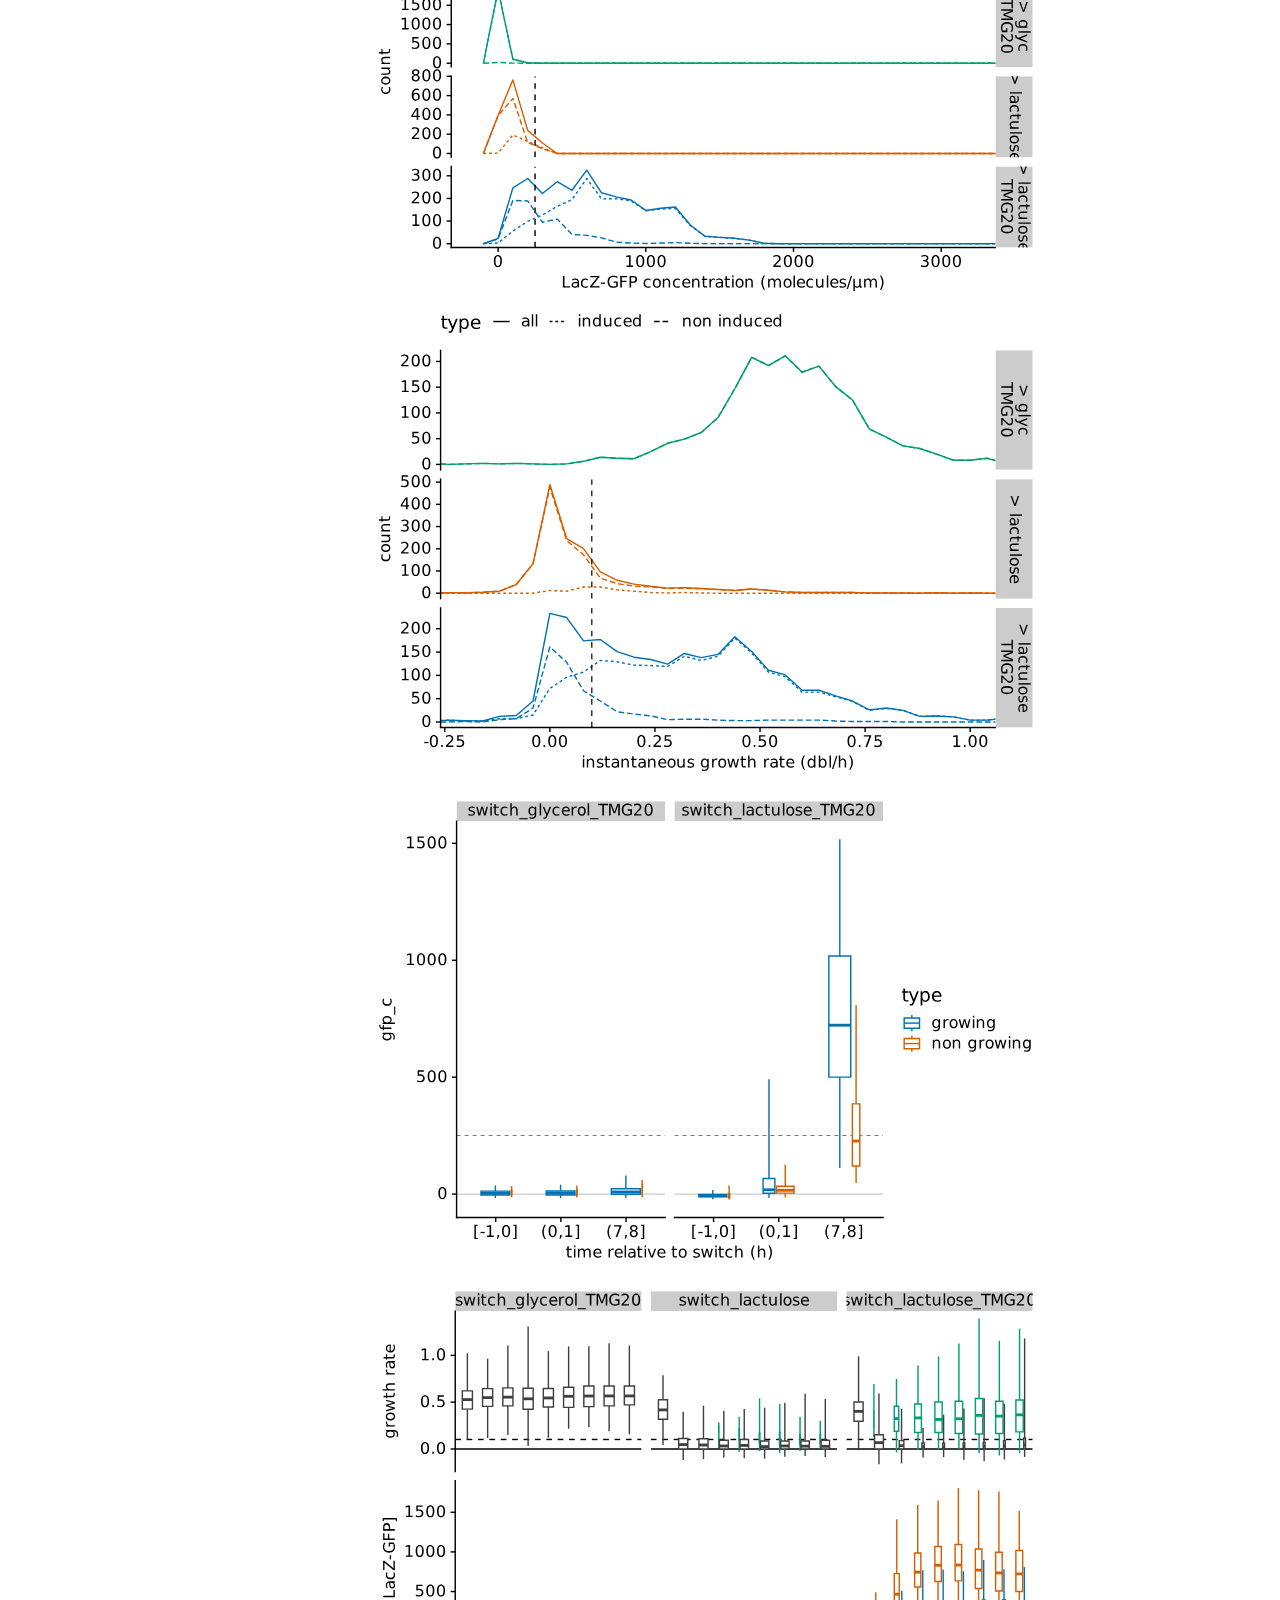
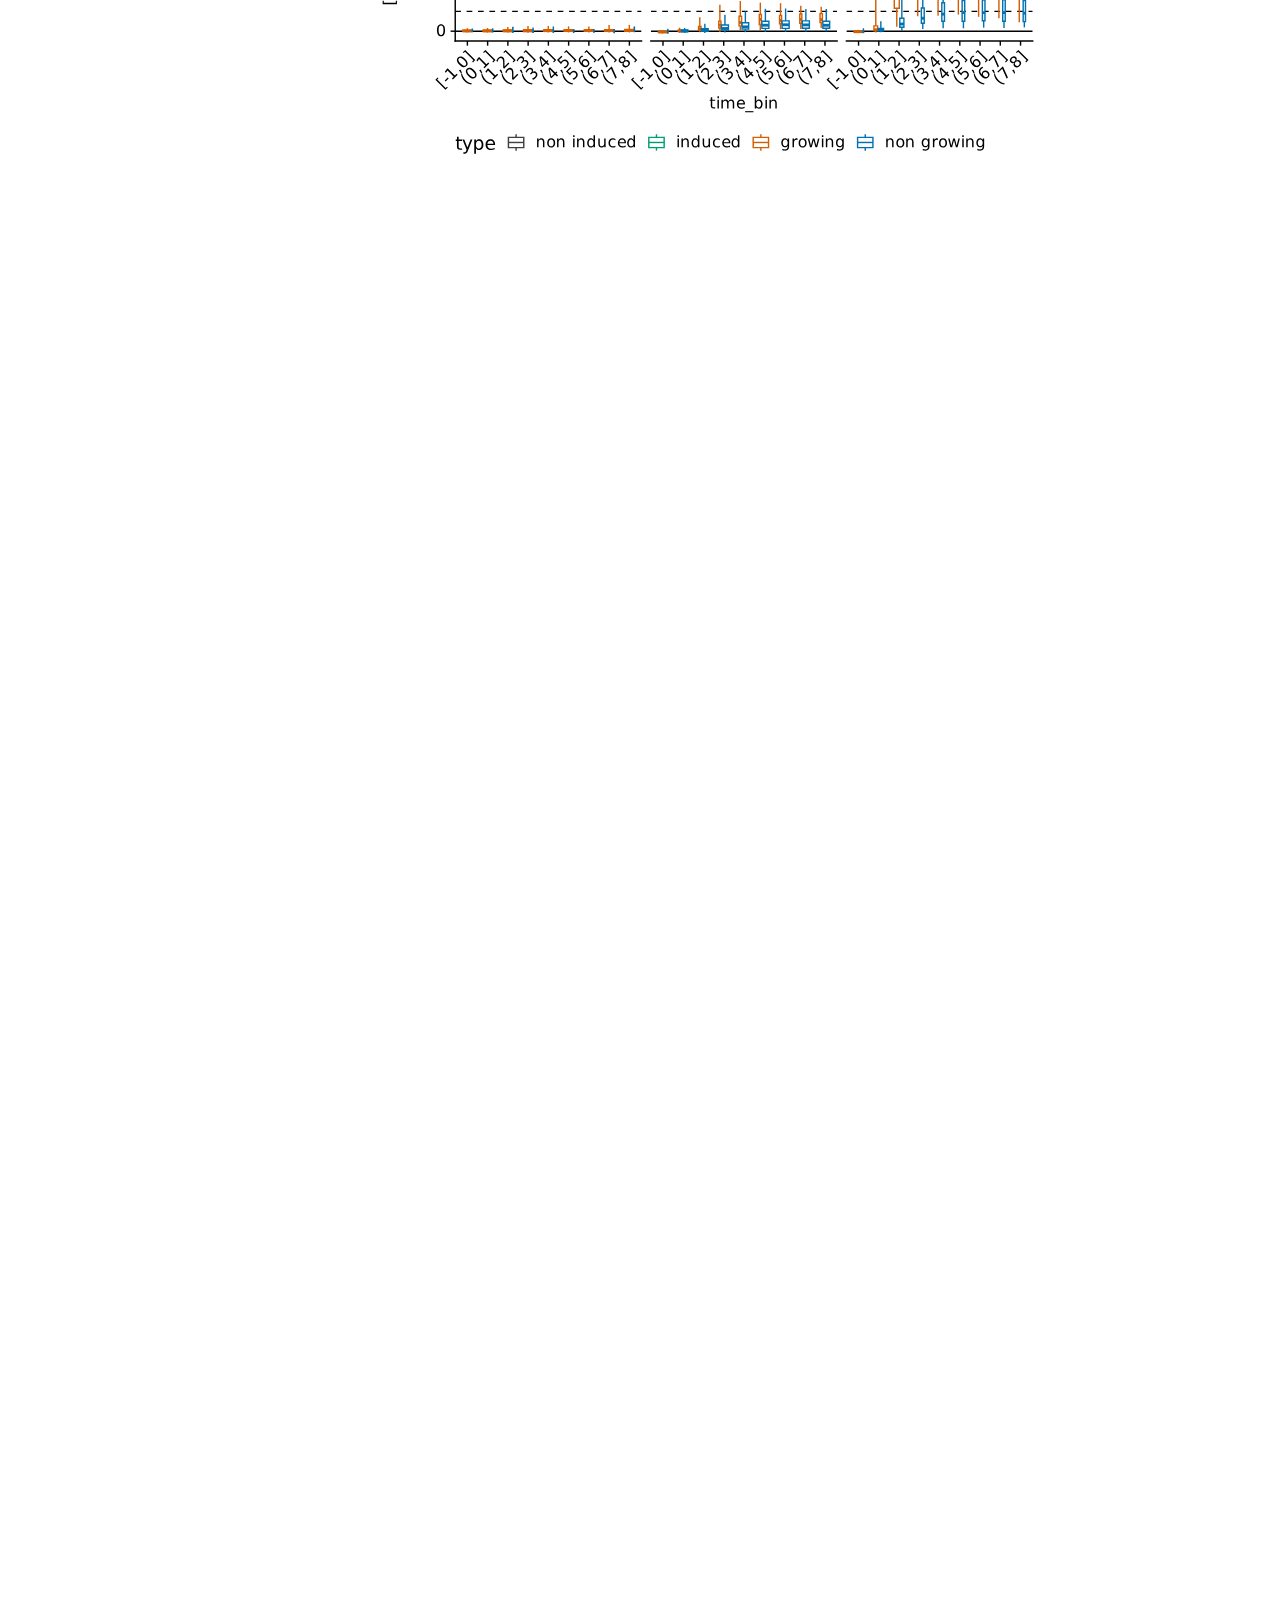
<file: docs-rename/GCS_MoM_lac_Transient_Arrest.html>
<!DOCTYPE html>

<html>

<head>

<meta charset="utf-8" />
<meta name="generator" content="pandoc" />
<meta http-equiv="X-UA-Compatible" content="IE=EDGE" />


<meta name="author" content="Thomas Julou" />


<title>Growth-coupled sensitivity to TMG during transient growth arrest</title>

<script src="site_libs/header-attrs-2.29/header-attrs.js"></script>
<script src="site_libs/jquery-3.6.0/jquery-3.6.0.min.js"></script>
<meta name="viewport" content="width=device-width, initial-scale=1" />
<link href="site_libs/bootstrap-3.3.5/css/bootstrap.min.css" rel="stylesheet" />
<script src="site_libs/bootstrap-3.3.5/js/bootstrap.min.js"></script>
<script src="site_libs/bootstrap-3.3.5/shim/html5shiv.min.js"></script>
<script src="site_libs/bootstrap-3.3.5/shim/respond.min.js"></script>
<style>h1 {font-size: 34px;}
       h1.title {font-size: 38px;}
       h2 {font-size: 30px;}
       h3 {font-size: 24px;}
       h4 {font-size: 18px;}
       h5 {font-size: 16px;}
       h6 {font-size: 12px;}
       code {color: inherit; background-color: rgba(0, 0, 0, 0.04);}
       pre:not([class]) { background-color: white }</style>
<script src="site_libs/jqueryui-1.13.2/jquery-ui.min.js"></script>
<link href="site_libs/tocify-1.9.1/jquery.tocify.css" rel="stylesheet" />
<script src="site_libs/tocify-1.9.1/jquery.tocify.js"></script>
<script src="site_libs/navigation-1.1/tabsets.js"></script>
<script src="site_libs/navigation-1.1/codefolding.js"></script>
<link href="site_libs/highlightjs-9.12.0/default.css" rel="stylesheet" />
<script src="site_libs/highlightjs-9.12.0/highlight.js"></script>

<style type="text/css">
  code{white-space: pre-wrap;}
  span.smallcaps{font-variant: small-caps;}
  span.underline{text-decoration: underline;}
  div.column{display: inline-block; vertical-align: top; width: 50%;}
  div.hanging-indent{margin-left: 1.5em; text-indent: -1.5em;}
  ul.task-list{list-style: none;}
    </style>

<style type="text/css">code{white-space: pre;}</style>
<script type="text/javascript">
if (window.hljs) {
  hljs.configure({languages: []});
  hljs.initHighlightingOnLoad();
  if (document.readyState && document.readyState === "complete") {
    window.setTimeout(function() { hljs.initHighlighting(); }, 0);
  }
}
</script>









<style type = "text/css">
.main-container {
  max-width: 940px;
  margin-left: auto;
  margin-right: auto;
}
img {
  max-width:100%;
}
.tabbed-pane {
  padding-top: 12px;
}
.html-widget {
  margin-bottom: 20px;
}
button.code-folding-btn:focus {
  outline: none;
}
summary {
  display: list-item;
}
details > summary > p:only-child {
  display: inline;
}
pre code {
  padding: 0;
}
</style>


<style type="text/css">
.dropdown-submenu {
  position: relative;
}
.dropdown-submenu>.dropdown-menu {
  top: 0;
  left: 100%;
  margin-top: -6px;
  margin-left: -1px;
  border-radius: 0 6px 6px 6px;
}
.dropdown-submenu:hover>.dropdown-menu {
  display: block;
}
.dropdown-submenu>a:after {
  display: block;
  content: " ";
  float: right;
  width: 0;
  height: 0;
  border-color: transparent;
  border-style: solid;
  border-width: 5px 0 5px 5px;
  border-left-color: #cccccc;
  margin-top: 5px;
  margin-right: -10px;
}
.dropdown-submenu:hover>a:after {
  border-left-color: #adb5bd;
}
.dropdown-submenu.pull-left {
  float: none;
}
.dropdown-submenu.pull-left>.dropdown-menu {
  left: -100%;
  margin-left: 10px;
  border-radius: 6px 0 6px 6px;
}
</style>

<script type="text/javascript">
// manage active state of menu based on current page
$(document).ready(function () {
  // active menu anchor
  href = window.location.pathname
  href = href.substr(href.lastIndexOf('/') + 1)
  if (href === "")
    href = "index.html";
  var menuAnchor = $('a[href="' + href + '"]');

  // mark the anchor link active (and if it's in a dropdown, also mark that active)
  var dropdown = menuAnchor.closest('li.dropdown');
  if (window.bootstrap) { // Bootstrap 4+
    menuAnchor.addClass('active');
    dropdown.find('> .dropdown-toggle').addClass('active');
  } else { // Bootstrap 3
    menuAnchor.parent().addClass('active');
    dropdown.addClass('active');
  }

  // Navbar adjustments
  var navHeight = $(".navbar").first().height() + 15;
  var style = document.createElement('style');
  var pt = "padding-top: " + navHeight + "px; ";
  var mt = "margin-top: -" + navHeight + "px; ";
  var css = "";
  // offset scroll position for anchor links (for fixed navbar)
  for (var i = 1; i <= 6; i++) {
    css += ".section h" + i + "{ " + pt + mt + "}\n";
  }
  style.innerHTML = "body {" + pt + "padding-bottom: 40px; }\n" + css;
  document.head.appendChild(style);
});
</script>

<!-- tabsets -->

<style type="text/css">
.tabset-dropdown > .nav-tabs {
  display: inline-table;
  max-height: 500px;
  min-height: 44px;
  overflow-y: auto;
  border: 1px solid #ddd;
  border-radius: 4px;
}

.tabset-dropdown > .nav-tabs > li.active:before, .tabset-dropdown > .nav-tabs.nav-tabs-open:before {
  content: "\e259";
  font-family: 'Glyphicons Halflings';
  display: inline-block;
  padding: 10px;
  border-right: 1px solid #ddd;
}

.tabset-dropdown > .nav-tabs.nav-tabs-open > li.active:before {
  content: "\e258";
  font-family: 'Glyphicons Halflings';
  border: none;
}

.tabset-dropdown > .nav-tabs > li.active {
  display: block;
}

.tabset-dropdown > .nav-tabs > li > a,
.tabset-dropdown > .nav-tabs > li > a:focus,
.tabset-dropdown > .nav-tabs > li > a:hover {
  border: none;
  display: inline-block;
  border-radius: 4px;
  background-color: transparent;
}

.tabset-dropdown > .nav-tabs.nav-tabs-open > li {
  display: block;
  float: none;
}

.tabset-dropdown > .nav-tabs > li {
  display: none;
}
</style>

<!-- code folding -->
<style type="text/css">
.code-folding-btn { margin-bottom: 4px; }
</style>



<style type="text/css">

#TOC {
  margin: 25px 0px 20px 0px;
}
@media (max-width: 768px) {
#TOC {
  position: relative;
  width: 100%;
}
}

@media print {
.toc-content {
  /* see https://github.com/w3c/csswg-drafts/issues/4434 */
  float: right;
}
}

.toc-content {
  padding-left: 30px;
  padding-right: 40px;
}

div.main-container {
  max-width: 1200px;
}

div.tocify {
  width: 20%;
  max-width: 260px;
  max-height: 85%;
}

@media (min-width: 768px) and (max-width: 991px) {
  div.tocify {
    width: 25%;
  }
}

@media (max-width: 767px) {
  div.tocify {
    width: 100%;
    max-width: none;
  }
}

.tocify ul, .tocify li {
  line-height: 20px;
}

.tocify-subheader .tocify-item {
  font-size: 0.90em;
}

.tocify .list-group-item {
  border-radius: 0px;
}


</style>



</head>

<body>


<div class="container-fluid main-container">


<!-- setup 3col/9col grid for toc_float and main content  -->
<div class="row">
<div class="col-xs-12 col-sm-4 col-md-3">
<div id="TOC" class="tocify">
</div>
</div>

<div class="toc-content col-xs-12 col-sm-8 col-md-9">




<div class="navbar navbar-default  navbar-fixed-top" role="navigation">
  <div class="container">
    <div class="navbar-header">
      <button type="button" class="navbar-toggle collapsed" data-toggle="collapse" data-bs-toggle="collapse" data-target="#navbar" data-bs-target="#navbar">
        <span class="icon-bar"></span>
        <span class="icon-bar"></span>
        <span class="icon-bar"></span>
      </button>
      <a class="navbar-brand" href="index.html">Growth-coupled sensitivity of the <i>lac</i> operon in <i>E. coli</i></a>
    </div>
    <div id="navbar" class="navbar-collapse collapse">
      <ul class="nav navbar-nav">
        
      </ul>
      <ul class="nav navbar-nav navbar-right">
        <li class="dropdown">
  <a href="#" class="dropdown-toggle" data-toggle="dropdown" role="button" data-bs-toggle="dropdown" aria-expanded="false">
    Menu
     
    <span class="caret"></span>
  </a>
  <ul class="dropdown-menu" role="menu">
    <li>
      <a href="GCS_MoM_lac_Transient_Arrest.html">Induction during transient growth arrest</a>
    </li>
    <li>
      <a href="GCS_MoM_lac_SugarsMix.html">Induction in sugar mixtures: GCS at the population level</a>
    </li>
    <li>
      <a href="GCS_MoM_lac_SugarsMix_realtrace.html">Induction in sugar mixtures: GCS in individual cells</a>
    </li>
  </ul>
</li>
      </ul>
    </div><!--/.nav-collapse -->
  </div><!--/.container -->
</div><!--/.navbar -->

<div id="header">

<div class="btn-group pull-right float-right">
<button type="button" class="btn btn-default btn-xs btn-secondary btn-sm dropdown-toggle" data-toggle="dropdown" data-bs-toggle="dropdown" aria-haspopup="true" aria-expanded="false"><span>Code</span> <span class="caret"></span></button>
<ul class="dropdown-menu dropdown-menu-right" style="min-width: 50px;">
<li><a id="rmd-show-all-code" href="#">Show All Code</a></li>
<li><a id="rmd-hide-all-code" href="#">Hide All Code</a></li>
</ul>
</div>



<h1 class="title toc-ignore">Growth-coupled sensitivity to TMG during
transient growth arrest</h1>
<h4 class="author">Thomas Julou</h4>
<h4 class="date">February, 2025</h4>

</div>


<p>In this notebook, we analyse the growth-coupled sensitivity of the
<em>lac</em> operon of <em>E. coli</em> to TMG, in the presence or not
of a transient growth arrest.</p>
<div id="controls" class="section level2">
<h2>Controls</h2>
<p>Distribution of growth rate in the initial condition.</p>
<p><img
src="GCS_MoM_lac_Transient_Arrest_files/figure-html/unnamed-chunk-2-1.svg" /><!-- --></p>
<p>Position effect in the growth lane on induction lag: cells closer to
the closed end tend to induce later, in particular for the slower
inducing subpopulation. Since lactulose is expected to be in large
excess, this raises the question whether TMG can be titrated by the
first cells close to the GL opening… Note that this effect is not
critical for our analysis as we focus on the comparison of induction
outcome between glycerol and lactulose rather than on its dynamics.</p>
<p><img
src="GCS_MoM_lac_Transient_Arrest_files/figure-html/unnamed-chunk-3-1.svg" /><!-- --></p>
</div>
<div id="decoupling-growth-and-induction" class="section level2">
<h2>Decoupling growth and induction</h2>
<p>In order to compare induction at a given inducer concentration in
growing and arrested cells, we use lactulose. <em>E. coli</em> can
metabolize lactulose when it expresses LacY and LacZ but lactulose is
reported not to be an inhibitor of LacI. Hence an mixture of lactulose
and TMG can be used to recapitulate the phenomenology of the induction
by lactose where cells transiently stop growing (although at the
concentration of nutrient and inducer can be decoupled).</p>
<p>The fraction of induced cells has been reported to increase abruptly
with the (log of the) TMG concentration. We identify the upper range of
TMG concentrations that are low enough that no cell induce after 5h when
growing on glycerol. xxx We predict that this concentration of TMG will
be high enough for cells to induce and resume growth when switched to
TMG and lactulose, since cells cannot use lactulose after the switch and
are forced to transiently stop growing.</p>
<p>First let’s look at some raw length traces, coloured using an
arbitrary fluorescence concentration threshold (to visualise cells
expressing LacZ-GFP at detectable levels). It reveals that some cells
can grow on lactulose without TMG (and even sometimes express LacZ-GFP
weakly); however, when exposed to lactulose and TMG cells express more
LacZ-GFP and grow faster. The sustained growth on lactulose without TMG
can be due to nutrients traces in lactulose (in particular galactose) or
to undocumented induction by lactulose (e.g. if glycerol is present in
the cytoplasm, galactosyl-glycerol will be produced by LacZ similarly to
allolactose synthesis).</p>
<p>This constitutes a confounding effect since we need to distinguish
the inducing effect of the TMG from the weak spontaneous induction
observed in lactulose only.</p>
<p>In addition, after comparing the induction by TMG in cells growing on
glycerol or lactulose using our default imaging protocol (using a 2x
lower acquisition frequency, condition named “stdIllum”), we noticed
that an unexpectedly high fraction of cells stopped growing and didn’t
induce in lactulose+TMG. We hypothesized that growth arrested cells were
more sensitive to phototoxicity and repeated the experiments by reducing
5× the fluorescence illumination during the lactulose episode and
switching cells back to glycerol in order to check whether arrested
cells (if any) are still viable.</p>
<p><img
src="GCS_MoM_lac_Transient_Arrest_files/figure-html/unnamed-chunk-5-1.svg" /><!-- --></p>
<p>By increasing the induction threshold (+1000 LacZ-GFP molecules
instead of +200 by default; picked according to raw traces), it is
possible to measure induction lags specific for TMG in lactulose. These
distributions indicate a large fraction of non inducing cells (see below
for a more detailed analysis). Noticeably, using a lower induction
threshold, an induction lag can be measured for more cells but at the
cost of observing more cells induced by lactulose only (hence the
induction lag doesn’t correspond to the TMG specific induction
anymore).</p>
<p>Importantly, the distribution of induction lags is not truncated and
indicates that all induction has already taken place after 7h. In
further analysis, we will compare LacZ-GFP level and instantaneous
growth rate at this time.</p>
<p><img
src="GCS_MoM_lac_Transient_Arrest_files/figure-html/unnamed-chunk-7-1.svg" /><!-- --></p>
</div>
<div id="growth-arrest-and-lacz-gfp-expression-after-the-lag"
class="section level2">
<h2>Growth arrest and LacZ-GFP expression after the lag</h2>
<p>Since length traces have more complex shapes than for the switch to
lactose, it is not possible to fit a model corresponding to no growth
followed by linear increase. Instead we compare the instantaneous growth
rate (computed using 3 time points for each data point) in windows of 1h
before and after the switch.</p>
<p>This plot reveals that, while there is sustained growth and no
induction in glycerol, bacteria exposed to 20µM TMG with lactulose will
in majority express their lac operon and resume growth.</p>
<p>In order to focus on the effect induced by TMG, one uses thresholds
for growth and induction which are at the upper ends of their
distribution in lactulose without TMG: 250 GFP/µm for induction, and 0.1
dbl/h for growth.</p>
<p><img
src="GCS_MoM_lac_Transient_Arrest_files/figure-html/unnamed-chunk-9-1.svg" /><!-- --></p>
<p>When focusing on 7-8h after the switch (i.e. after all inducible
cells have switched on), three expression states can be distinguished in
the distributions of LacZ-GFP concentration:</p>
<ul>
<li>uninduced (before the switch or with glycerol; &lt;100
molecules/µm)</li>
<li>weak spontaneous induction due to lactulose (between 100 and 250
molecules)</li>
<li>induction due to TMG in lactulose (&gt;250 molecules/µm)</li>
</ul>
<p><img
src="GCS_MoM_lac_Transient_Arrest_files/figure-html/unnamed-chunk-10-1.svg" /><!-- --></p>
<p><img
src="GCS_MoM_lac_Transient_Arrest_files/figure-html/unnamed-chunk-11-1.svg" /><!-- --></p>
<pre><code>## # A tibble: 5 × 4
##   condition                           n n_induced p_induced
##   &lt;chr&gt;                           &lt;int&gt;     &lt;int&gt;     &lt;dbl&gt;
## 1 switch_glycerol_TMG20            2019         0    0     
## 2 switch_lactulose                 1508       109    0.0723
## 3 switch_lactulose_stdIllum        2206        23    0.0104
## 4 switch_lactulose_TMG20           2894      2335    0.807 
## 5 switch_lactulose_TMG20_stdIllum  4046      1835    0.454</code></pre>
<!-- Stratifying the distributions by time after the switch (using 2h windows) confirms that LacZ-GFP expression has reached steady state at 7h after the switch (between 6 and 8h). -->
<p>Since lactulose is not an inducer of the <em>lac</em> operon, the
quantity of catabolic Lac enzymes is limiting growth at low TMG
concentration. As a result, the instantaneous growth rate depends
strongly on the LacZ-GFP concentration.
<!-- Importantly, for cells spontaneously inducing in lactulose, their instantaneous growth rate doesn't depend on the LacZ-GFP concentration while it does for cells exposed to TMG. This suggest that the weak induction comes from another mechanisms?!? xxx --></p>
<p>NB: not all data is shown.</p>
<p><img
src="GCS_MoM_lac_Transient_Arrest_files/figure-html/unnamed-chunk-13-1.svg" /><!-- --></p>
</div>
<div id="summary" class="section level2">
<h2>Summary</h2>
<p>For the manuscript, we focus on low illumination data.</p>
<p><img
src="GCS_MoM_lac_Transient_Arrest_files/figure-html/SM_figs-1.svg" /><!-- --><img
src="GCS_MoM_lac_Transient_Arrest_files/figure-html/SM_figs-2.svg" /><!-- --><img
src="GCS_MoM_lac_Transient_Arrest_files/figure-html/SM_figs-3.svg" /><!-- --><img
src="GCS_MoM_lac_Transient_Arrest_files/figure-html/SM_figs-4.svg" /><!-- --><img
src="GCS_MoM_lac_Transient_Arrest_files/figure-html/SM_figs-5.svg" /><!-- --></p>
<p><img
src="GCS_MoM_lac_Transient_Arrest_files/figure-html/unnamed-chunk-16-1.svg" /><!-- --></p>
<p><img
src="GCS_MoM_lac_Transient_Arrest_files/figure-html/unnamed-chunk-18-1.svg" /><!-- --></p>
</div>



</div>
</div>

</div>

<script>

// add bootstrap table styles to pandoc tables
function bootstrapStylePandocTables() {
  $('tr.odd').parent('tbody').parent('table').addClass('table table-condensed');
}
$(document).ready(function () {
  bootstrapStylePandocTables();
});


</script>

<!-- tabsets -->

<script>
$(document).ready(function () {
  window.buildTabsets("TOC");
});

$(document).ready(function () {
  $('.tabset-dropdown > .nav-tabs > li').click(function () {
    $(this).parent().toggleClass('nav-tabs-open');
  });
});
</script>

<!-- code folding -->
<script>
$(document).ready(function () {
  window.initializeCodeFolding("hide" === "show");
});
</script>

<script>
$(document).ready(function ()  {

    // temporarily add toc-ignore selector to headers for the consistency with Pandoc
    $('.unlisted.unnumbered').addClass('toc-ignore')

    // move toc-ignore selectors from section div to header
    $('div.section.toc-ignore')
        .removeClass('toc-ignore')
        .children('h1,h2,h3,h4,h5').addClass('toc-ignore');

    // establish options
    var options = {
      selectors: "h1,h2,h3",
      theme: "bootstrap3",
      context: '.toc-content',
      hashGenerator: function (text) {
        return text.replace(/[.\\/?&!#<>]/g, '').replace(/\s/g, '_');
      },
      ignoreSelector: ".toc-ignore",
      scrollTo: 0
    };
    options.showAndHide = true;
    options.smoothScroll = true;

    // tocify
    var toc = $("#TOC").tocify(options).data("toc-tocify");
});
</script>

<!-- dynamically load mathjax for compatibility with self-contained -->
<script>
  (function () {
    var script = document.createElement("script");
    script.type = "text/javascript";
    script.src  = "https://mathjax.rstudio.com/latest/MathJax.js?config=TeX-AMS-MML_HTMLorMML";
    document.getElementsByTagName("head")[0].appendChild(script);
  })();
</script>

</body>
</html>
</file>
<file: docs-rename/site_libs/highlightjs-9.12.0/default.css>
.hljs-literal {
  color: #990073;
}

.hljs-number {
  color: #099;
}

.hljs-comment {
  color: #998;
  font-style: italic;
}

.hljs-keyword {
  color: #900;
  font-weight: bold;
}

.hljs-string {
  color: #d14;
}
</file>
